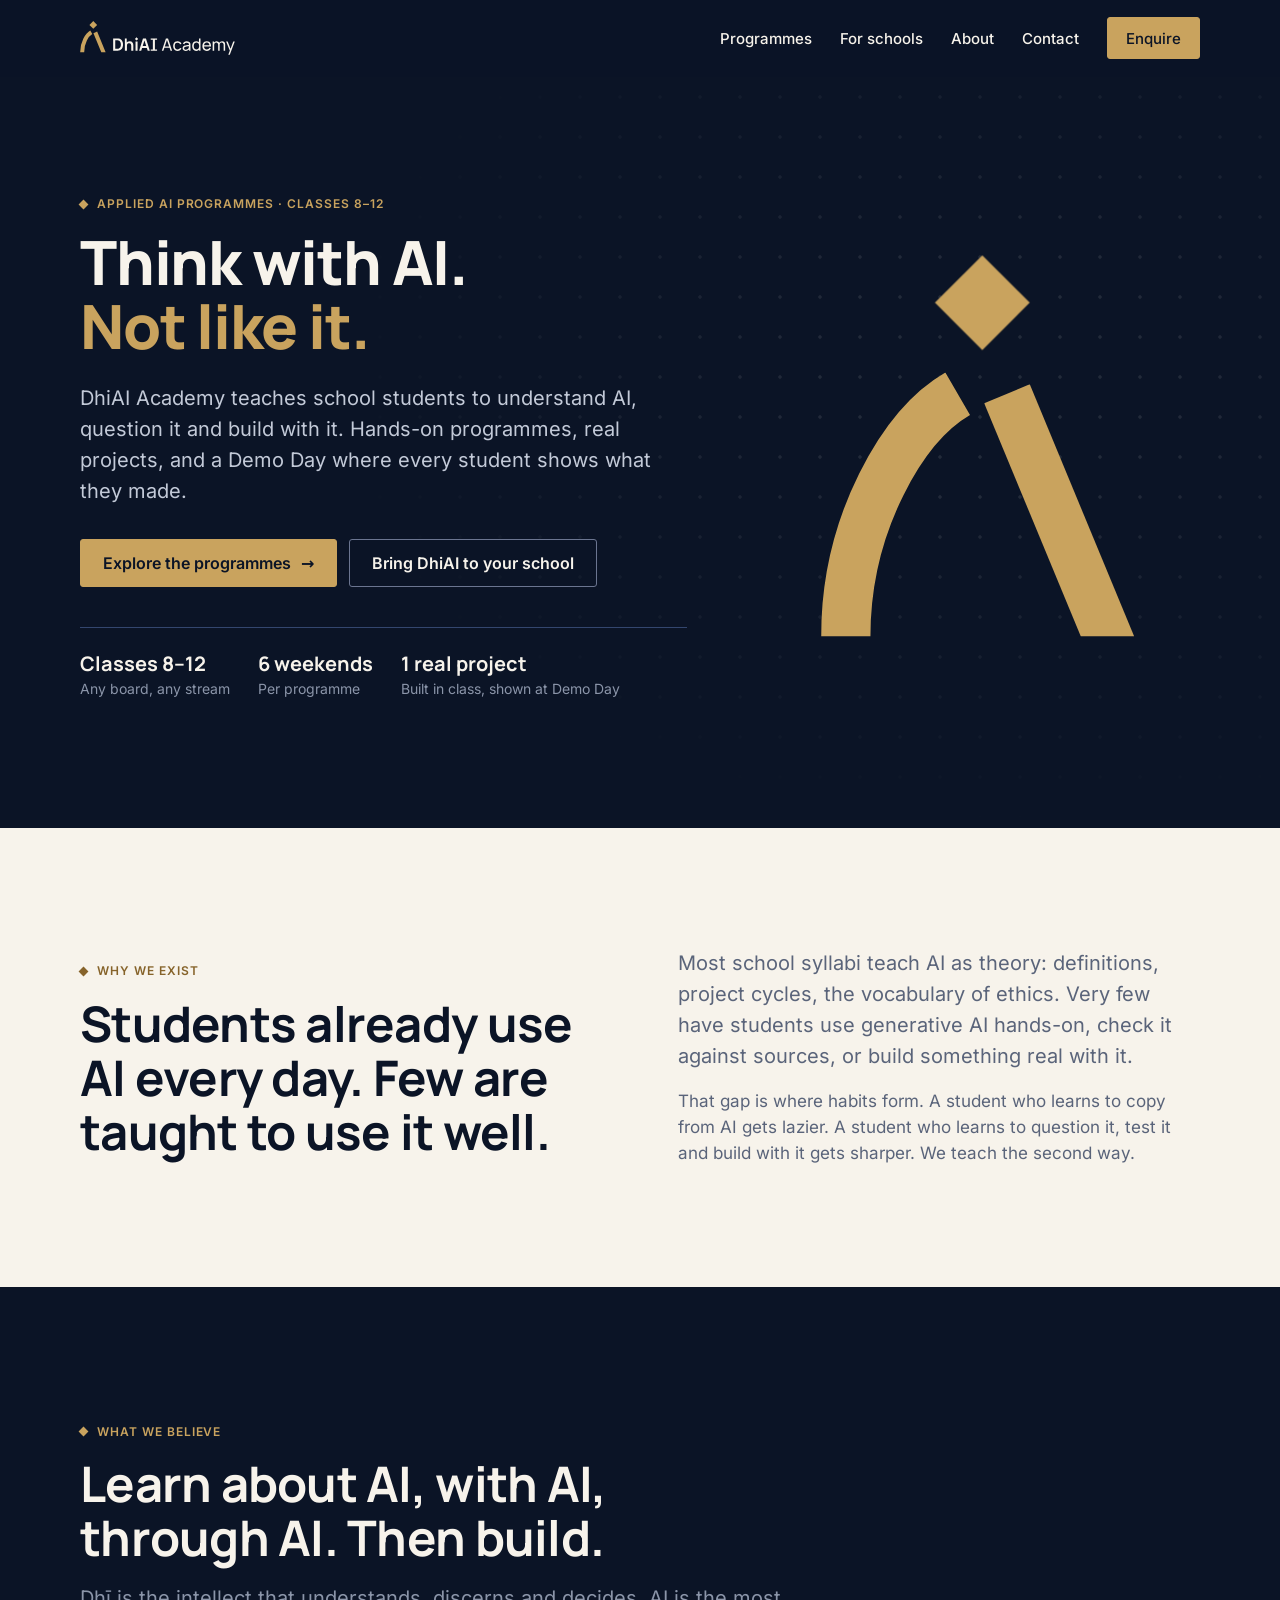
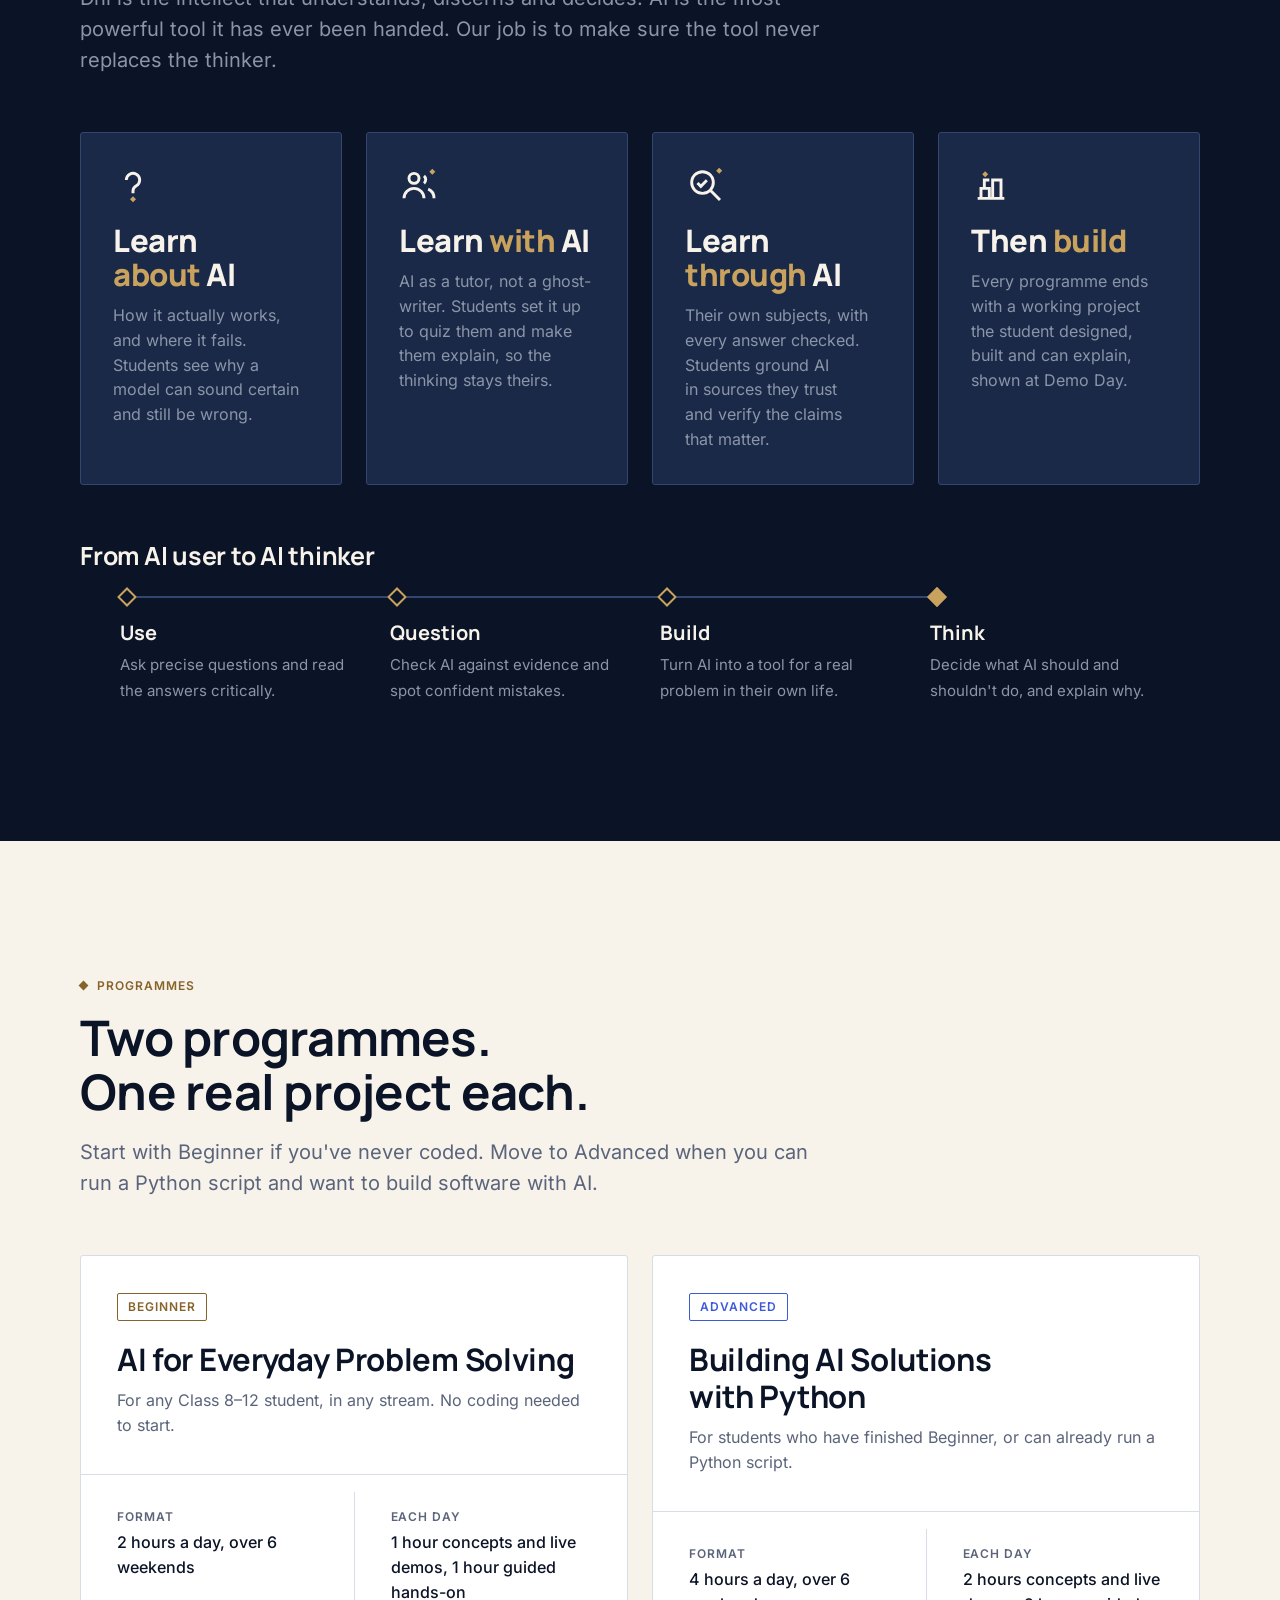
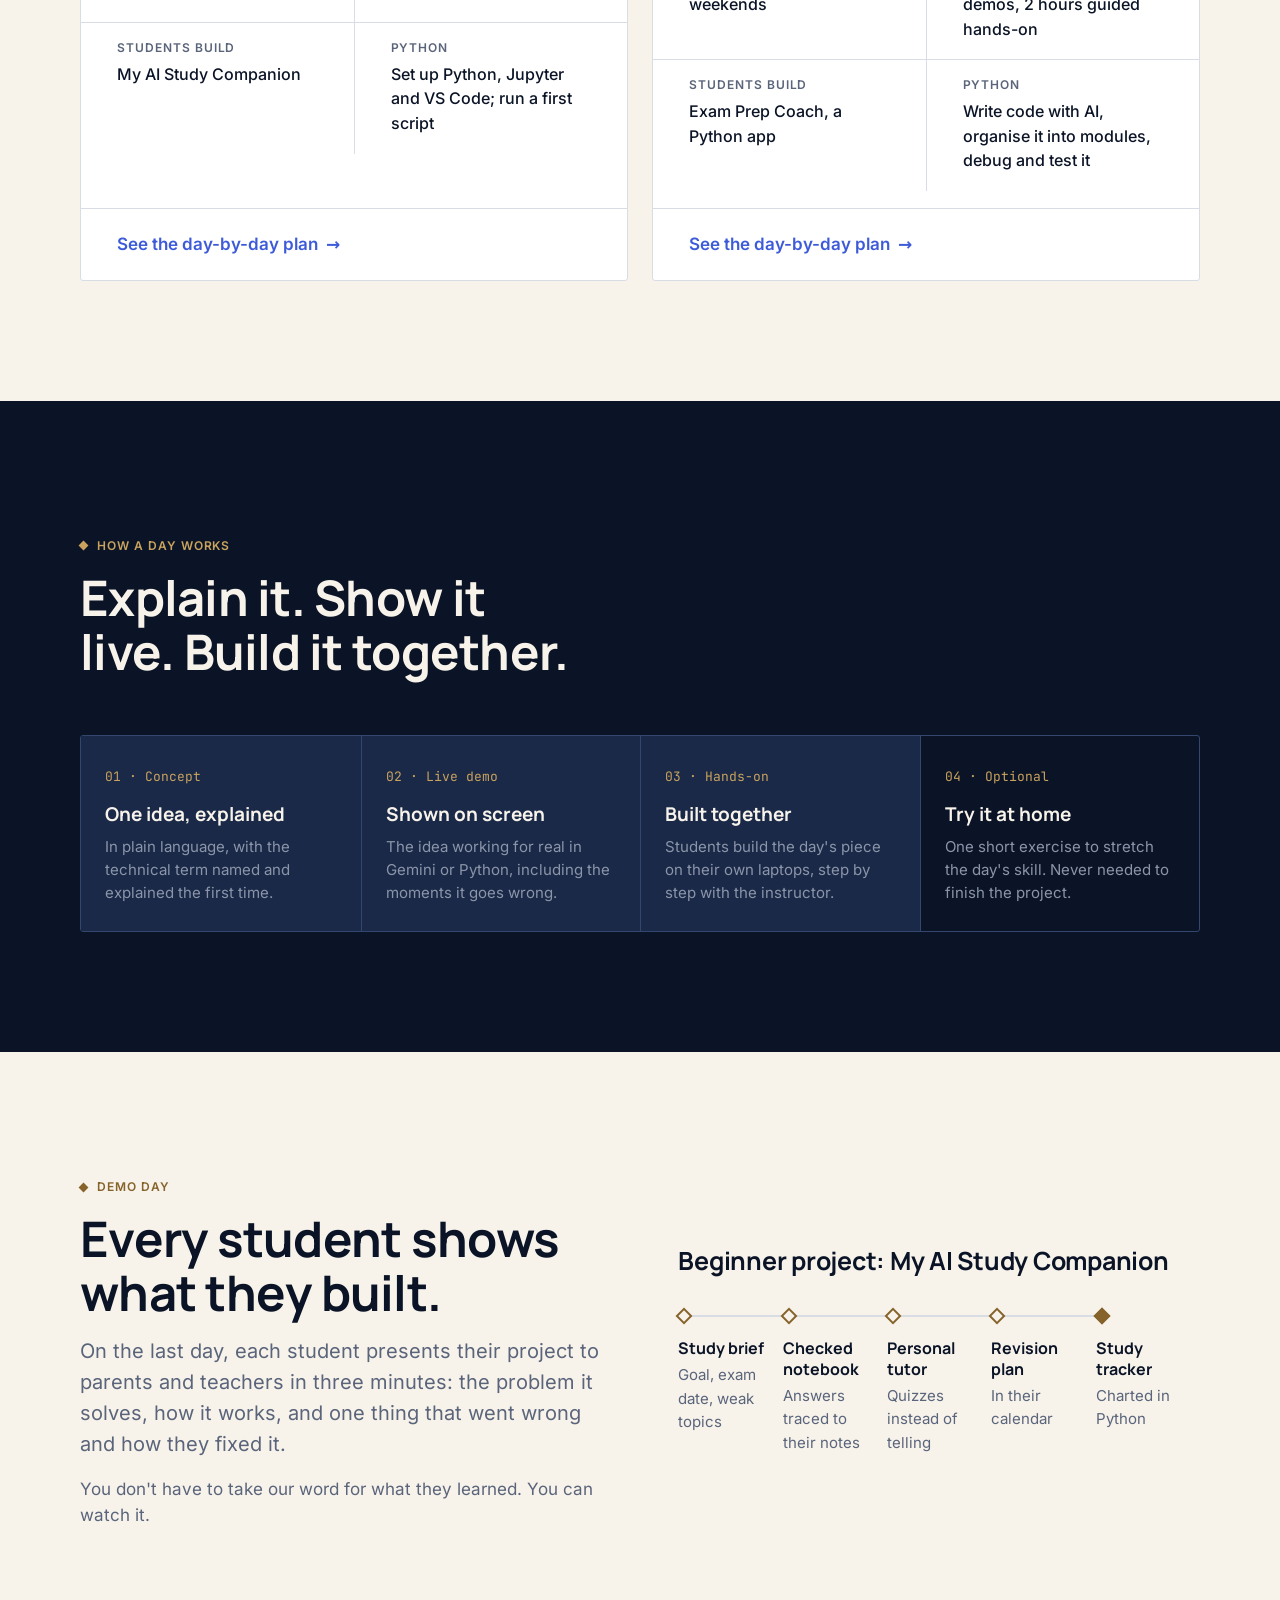
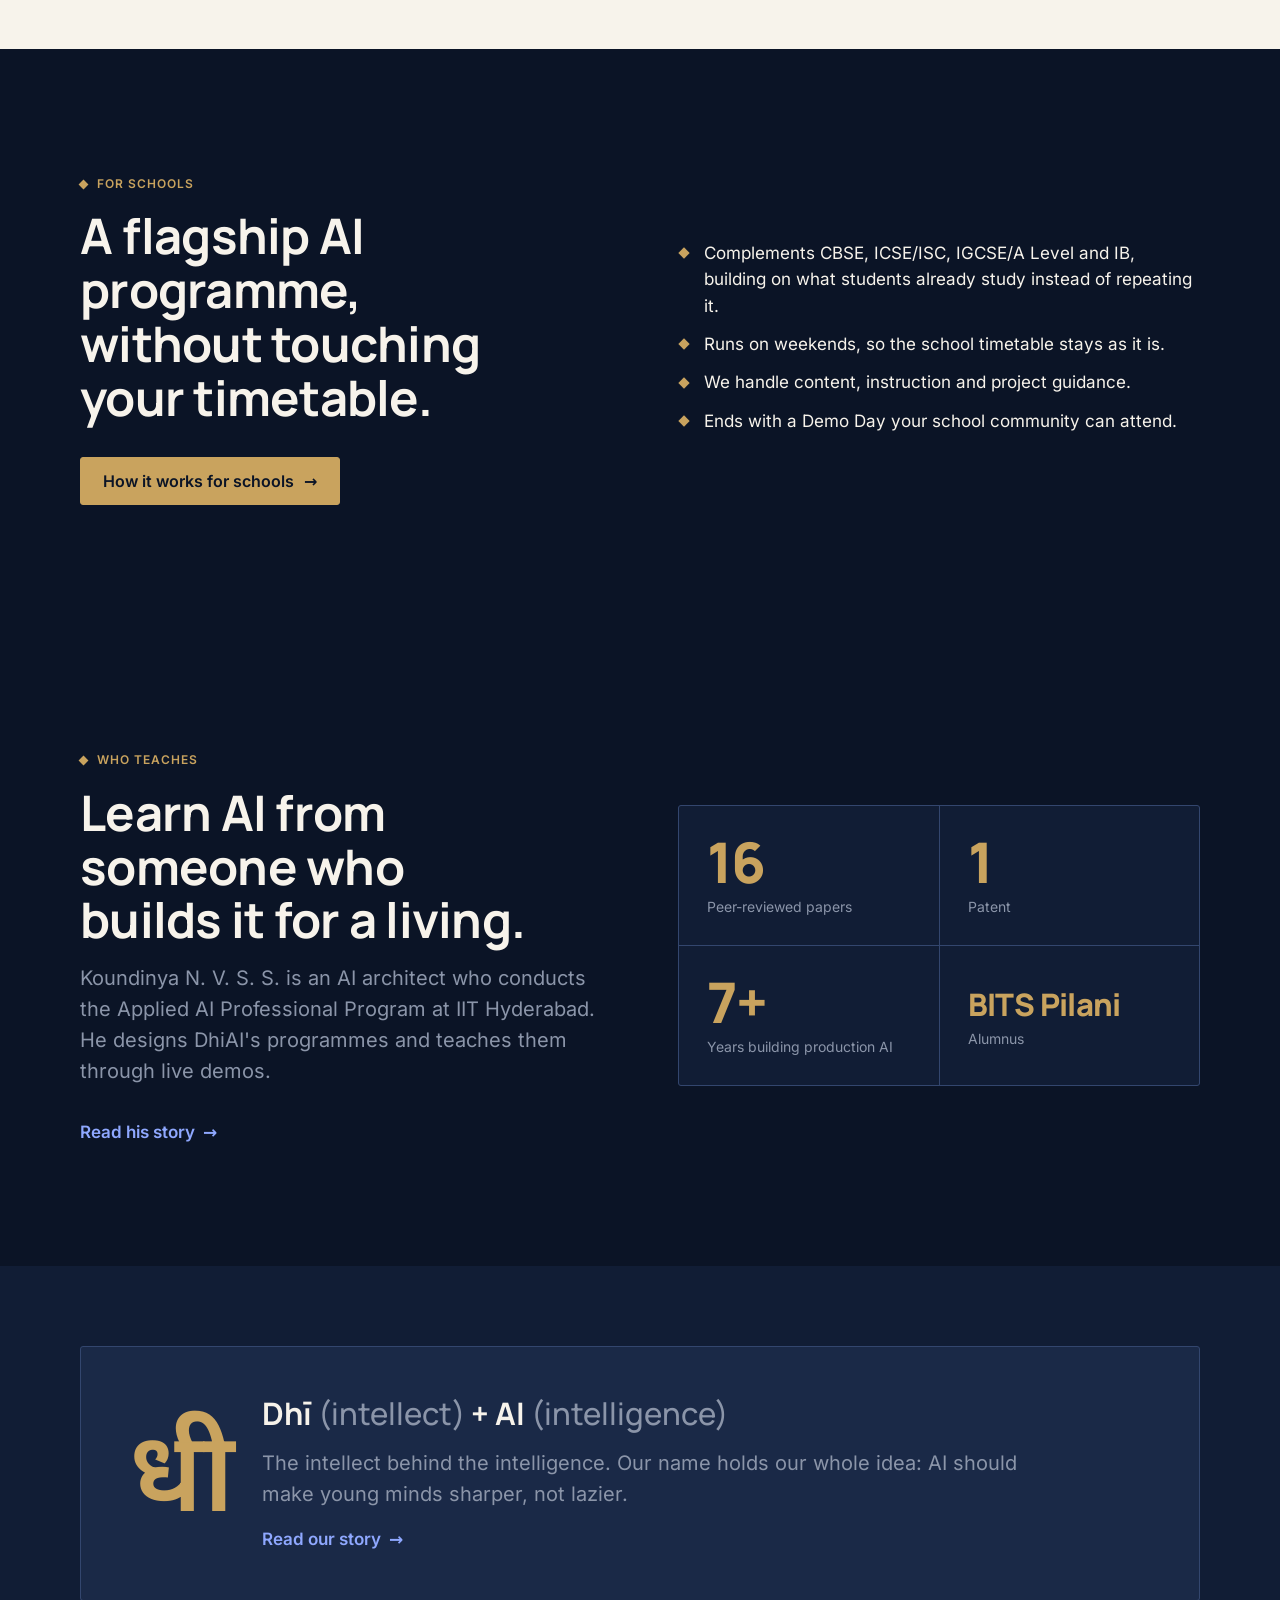
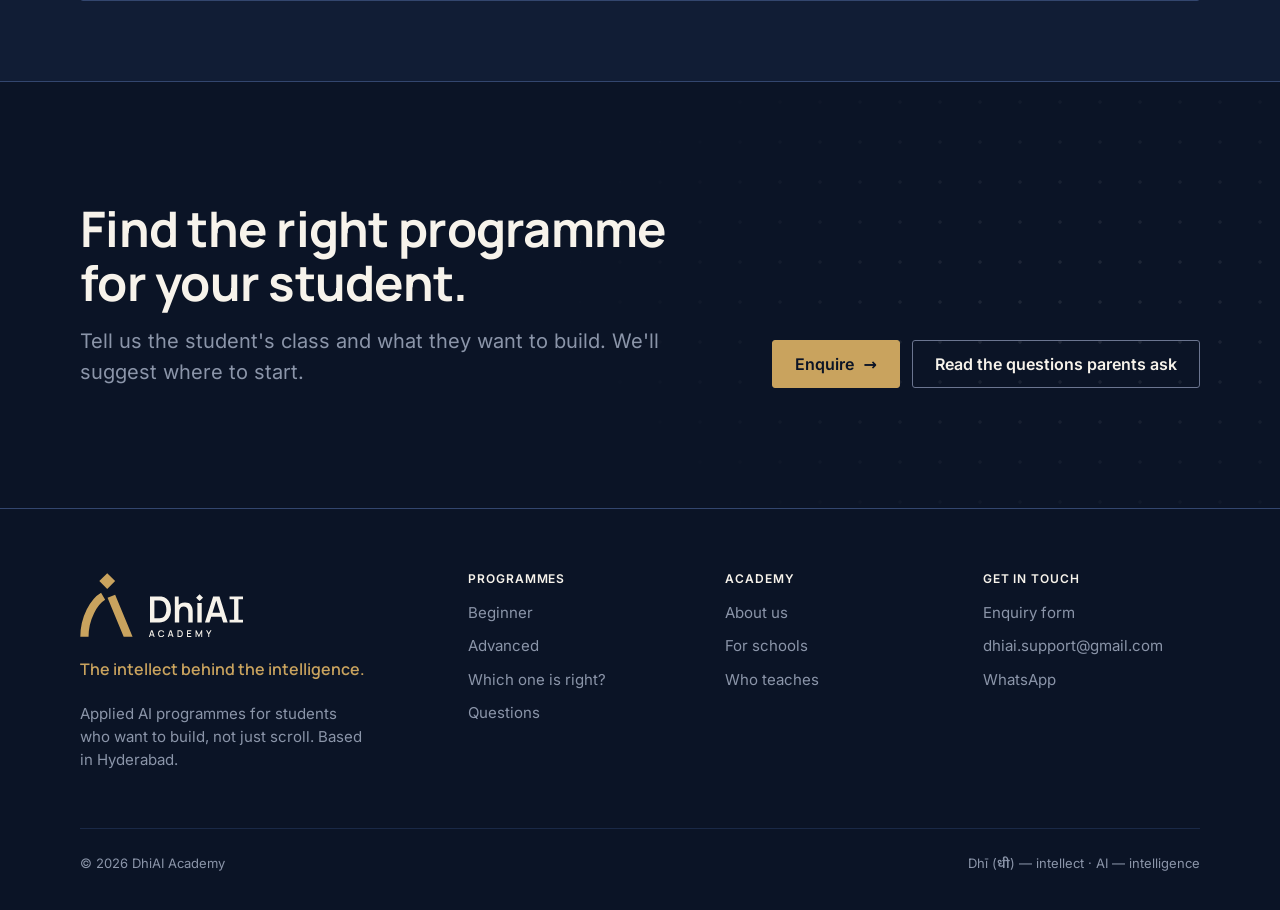
<file: index.html>
<!doctype html>
<html lang="en-IN">
<head>
<meta charset="utf-8">
<meta name="viewport" content="width=device-width, initial-scale=1">
<title>DhiAI Academy — Applied AI programmes for students</title>
<meta name="description" content="DhiAI Academy teaches Class 8–12 students to understand AI, question it and build with it. Hands-on programmes, real projects, and a Demo Day where every student shows what they made.">
<link rel="canonical" href="https://dhiai-academy.github.io/">
<meta name="theme-color" content="#0B1426">
<meta property="og:type" content="website">
<meta property="og:site_name" content="DhiAI Academy">
<meta property="og:title" content="DhiAI Academy — Applied AI programmes for students">
<meta property="og:description" content="DhiAI Academy teaches Class 8–12 students to understand AI, question it and build with it. Hands-on programmes, real projects, and a Demo Day where every student shows what they made.">
<meta property="og:url" content="https://dhiai-academy.github.io/">
<meta property="og:image" content="https://dhiai-academy.github.io/assets/img/og-image.png">
<meta property="og:image:width" content="1200">
<meta property="og:image:height" content="630">
<meta property="og:image:alt" content="DhiAI Academy — The intellect behind the intelligence.">
<meta name="twitter:card" content="summary_large_image">
<link rel="icon" href="favicon.ico" sizes="48x48">
<link rel="icon" href="favicon.svg" type="image/svg+xml">
<link rel="apple-touch-icon" href="apple-touch-icon.png">
<link rel="manifest" href="site.webmanifest">
<link rel="preload" href="assets/fonts/manrope-latin-wght-normal.woff2" as="font" type="font/woff2" crossorigin>
<link rel="preload" href="assets/fonts/inter-latin-wght-normal.woff2" as="font" type="font/woff2" crossorigin>
<link rel="stylesheet" href="css/site.css">
<script>document.documentElement.classList.add('js')</script>
<script src="js/site.js" defer></script>
<script type="application/ld+json">{"@context": "https://schema.org", "@type": "EducationalOrganization", "name": "DhiAI Academy", "url": "https://dhiai-academy.github.io/", "logo": "https://dhiai-academy.github.io/assets/img/icon-512.png", "slogan": "The intellect behind the intelligence.", "description": "Applied AI programmes for Class 8–12 students: understand AI, question it and build with it.", "areaServed": "IN", "email": "dhiai.support@gmail.com"}</script>
</head>
<body>
<a class="skip" href="#main">Skip to content</a>
<header class="site-header">
  <div class="wrap">
    <a class="brand" href="./" aria-label="DhiAI Academy, home"><img src="assets/logo/dhiai-logo-singleline-on-dark.svg" alt="DhiAI Academy" width="155" height="34"></a>
    <button class="nav-toggle" type="button" aria-expanded="false" aria-controls="site-nav" aria-label="Menu">
      <svg width="20" height="20" viewBox="0 0 20 20" aria-hidden="true"><path d="M2 5h16M2 10h16M2 15h16" stroke="currentColor" stroke-width="1.75"/></svg>
    </button>
    <nav id="site-nav" class="nav" aria-label="Main"><a href="programmes.html">Programmes</a><a href="schools.html">For schools</a><a href="about.html">About</a><a href="contact.html">Contact</a><a class="btn" href="contact.html">Enquire</a></nav>
  </div>
</header>
<main id="main">

<section class="hero">
  <div class="field" aria-hidden="true"></div>
  <div class="wrap hero-grid">
    <div>
      <p class="overline">Applied AI programmes · Classes 8–12</p>
      <h1>Think with AI.<br><em>Not like it.</em></h1>
      <p class="lede">DhiAI Academy teaches school students to understand AI, question it and build with it. Hands-on programmes, real projects, and a Demo Day where every student shows what they made.</p>
      <div class="actions">
        <a class="btn" href="programmes.html">Explore the programmes <span class="arrow" aria-hidden="true">→</span></a>
        <a class="btn btn--ghost" href="schools.html">Bring DhiAI to your school</a>
      </div>
      <div class="hero-meta">
        <div><b>Classes 8–12</b>Any board, any stream</div>
        <div><b>6 weekends</b>Per programme</div>
        <div><b>1 real project</b>Built in class, shown at Demo Day</div>
      </div>
    </div>
    <div class="hero-mark"><svg viewBox="30 10 196 232" class="logo-build" role="img" aria-label="The DhiAI symbol: a curved human line and a straight machine line rising to meet at a single point">
  <path class="leg-machine" fill="#C9A35E" d="M209.32 227.5 L181.18 227.5 L130.22 104.47 L154.24 94.53 L209.32 227.5 Z"/>
  <path class="leg-human" fill="#C9A35E" d="M70.23 227.5 L44.23 227.5 Q44.23 181.83 64.38 141.39 Q83.23 103.54 109.73 88.24 L122.73 110.76 Q103.01 122.14 87.65 152.98 Q70.23 187.95 70.23 227.5 Z"/>
  <path class="point" fill="#C9A35E" d="M154.23 51.5 L129.23 26.5 L104.23 51.5 L129.23 76.5 L154.23 51.5 Z"/>
</svg></div>
  </div>
</section>

<section class="section light">
  <div class="wrap split">
    <div>
      <p class="overline">Why we exist</p>
      <h2>Students already use AI every day. Few are taught to use it well.</h2>
    </div>
    <div class="stack">
      <p class="lede">Most school syllabi teach AI as theory: definitions, project cycles, the vocabulary of ethics. Very few have students use generative AI hands-on, check it against sources, or build something real with it.</p>
      <p class="muted">That gap is where habits form. A student who learns to copy from AI gets lazier. A student who learns to question it, test it and build with it gets sharper. We teach the second way.</p>
    </div>
  </div>
</section>

<section class="section">
  <div class="wrap">
    <div class="head">
      <p class="overline">What we believe</p>
      <h2>Learn about AI, with AI, through AI. Then build.</h2>
      <p class="lede">Dhī is the intellect that understands, discerns and decides. AI is the most powerful tool it has ever been handed. Our job is to make sure the tool never replaces the thinker.</p>
    </div>
    <div class="grid g4"><article class="card belief reveal"><svg class="icon" viewBox="0 0 24 24" aria-hidden="true"><path d="M8 9a4 4 0 1 1 6 3.5c-1.2.7-2 1.5-2 3V17" fill="none" stroke="currentColor" stroke-width="1.75" stroke-linecap="butt" stroke-linejoin="miter"/><path class="pt" d="M12 18.7L13.8 20.5L12 22.3L10.2 20.5Z"/></svg><h3 class="k">Learn <span>about</span> AI</h3><p>How it actually works, and where it fails. Students see why a model can sound certain and still be wrong.</p></article><article class="card belief reveal"><svg class="icon" viewBox="0 0 24 24" aria-hidden="true"><path d="M9 11a3 3 0 1 0 0-6 3 3 0 0 0 0 6zM3 20c0-3.3 2.7-6 6-6s6 2.7 6 6M15 6.5a3 3 0 0 1 0 4.5M17.5 14.5c2 .8 3.5 2.8 3.5 5.5" fill="none" stroke="currentColor" stroke-width="1.75" stroke-linecap="butt" stroke-linejoin="miter"/><path class="pt" d="M20 2.2L21.8 4L20 5.8L18.2 4Z"/></svg><h3 class="k">Learn <span>with</span> AI</h3><p>AI as a tutor, not a ghost-writer. Students set it up to quiz them and make them explain, so the thinking stays theirs.</p></article><article class="card belief reveal"><svg class="icon" viewBox="0 0 24 24" aria-hidden="true"><path d="M10.5 17a6.5 6.5 0 1 0 0-13 6.5 6.5 0 0 0 0 13zM15.2 15.2L21 21M7.5 10.8l2 2 3.6-3.6" fill="none" stroke="currentColor" stroke-width="1.75" stroke-linecap="butt" stroke-linejoin="miter"/><path class="pt" d="M20.5 1.7L22.3 3.5L20.5 5.3L18.7 3.5Z"/></svg><h3 class="k">Learn <span>through</span> AI</h3><p>Their own subjects, with every answer checked. Students ground AI in sources they trust and verify the claims that matter.</p></article><article class="card belief reveal"><svg class="icon" viewBox="0 0 24 24" aria-hidden="true"><path d="M4 20h16M6 20v-6h5v6M13 20V9h5v11M8 14V9h3" fill="none" stroke="currentColor" stroke-width="1.75" stroke-linecap="butt" stroke-linejoin="miter"/><path class="pt" d="M8.5 3.7L10.3 5.5L8.5 7.3L6.7 5.5Z"/></svg><h3 class="k">Then <span>build</span></h3><p>Every programme ends with a working project the student designed, built and can explain, shown at Demo Day.</p></article></div>
    <div class="mt-l reveal">
      <h3>From AI user to AI thinker</h3>
      <ol class="journey mt-s">
        <li><b>Use</b><span>Ask precise questions and read the answers critically.</span></li>
        <li><b>Question</b><span>Check AI against evidence and spot confident mistakes.</span></li>
        <li><b>Build</b><span>Turn AI into a tool for a real problem in their own life.</span></li>
        <li><b>Think</b><span>Decide what AI should and shouldn't do, and explain why.</span></li>
      </ol>
    </div>
  </div>
</section>

<section class="section light">
  <div class="wrap">
    <div class="head">
      <p class="overline">Programmes</p>
      <h2>Two programmes. One real project each.</h2>
      <p class="lede">Start with Beginner if you've never coded. Move to Advanced when you can run a Python script and want to build software with AI.</p>
    </div>
    <div class="grid g2">
      <article class="card prog reveal">
        <div class="prog-top"><span class="tag tag--b">Beginner</span><h3>AI for Everyday Problem Solving</h3><p>For any Class 8–12 student, in any stream. No coding needed to start.</p></div>
        <dl class="prog-facts">
          <div><dt>Format</dt><dd>2 hours a day, over 6 weekends</dd></div>
          <div><dt>Each day</dt><dd>1 hour concepts and live demos, 1 hour guided hands-on</dd></div>
          <div><dt>Students build</dt><dd>My AI Study Companion</dd></div>
          <div><dt>Python</dt><dd>Set up Python, Jupyter and VS Code; run a first script</dd></div>
        </dl>
        <div class="prog-foot"><a class="textlink" href="programmes.html#beginner">See the day-by-day plan <span class="arrow" aria-hidden="true">→</span></a></div>
      </article>
      <article class="card prog reveal">
        <div class="prog-top"><span class="tag tag--a">Advanced</span><h3>Building AI Solutions with Python</h3><p>For students who have finished Beginner, or can already run a Python script.</p></div>
        <dl class="prog-facts">
          <div><dt>Format</dt><dd>4 hours a day, over 6 weekends</dd></div>
          <div><dt>Each day</dt><dd>2 hours concepts and live demos, 2 hours guided hands-on</dd></div>
          <div><dt>Students build</dt><dd>Exam Prep Coach, a Python app</dd></div>
          <div><dt>Python</dt><dd>Write code with AI, organise it into modules, debug and test it</dd></div>
        </dl>
        <div class="prog-foot"><a class="textlink" href="programmes.html#advanced">See the day-by-day plan <span class="arrow" aria-hidden="true">→</span></a></div>
      </article>
    </div>
  </div>
</section>

<section class="section">
  <div class="wrap">
    <div class="head">
      <p class="overline">How a day works</p>
      <h2>Explain it. Show it live. Build it together.</h2>
    </div>
    <div class="rhythm reveal">
      <div><span class="when">01 · Concept</span><h4>One idea, explained</h4><p>In plain language, with the technical term named and explained the first time.</p></div>
      <div><span class="when">02 · Live demo</span><h4>Shown on screen</h4><p>The idea working for real in Gemini or Python, including the moments it goes wrong.</p></div>
      <div><span class="when">03 · Hands-on</span><h4>Built together</h4><p>Students build the day's piece on their own laptops, step by step with the instructor.</p></div>
      <div class="opt"><span class="when">04 · Optional</span><h4>Try it at home</h4><p>One short exercise to stretch the day's skill. Never needed to finish the project.</p></div>
    </div>
  </div>
</section>

<section class="section light">
  <div class="wrap split">
    <div>
      <p class="overline">Demo Day</p>
      <h2>Every student shows what they built.</h2>
      <p class="lede mt-s">On the last day, each student presents their project to parents and teachers in three minutes: the problem it solves, how it works, and one thing that went wrong and how they fixed it.</p>
      <p class="muted mt-s">You don't have to take our word for what they learned. You can watch it.</p>
    </div>
    <div class="reveal">
      <h3>Beginner project: My AI Study Companion</h3>
      <ol class="capstone">
        <li><b>Study brief</b>Goal, exam date, weak topics</li>
        <li><b>Checked notebook</b>Answers traced to their notes</li>
        <li><b>Personal tutor</b>Quizzes instead of telling</li>
        <li><b>Revision plan</b>In their calendar</li>
        <li><b>Study tracker</b>Charted in Python</li>
      </ol>
    </div>
  </div>
</section>

<section class="section">
  <div class="wrap split">
    <div>
      <p class="overline">For schools</p>
      <h2>A flagship AI programme, without touching your timetable.</h2>
      <div class="actions"><a class="btn" href="schools.html">How it works for schools <span class="arrow" aria-hidden="true">→</span></a></div>
    </div>
    <div class="reveal">
      <ul class="points"><li>Complements CBSE, ICSE/ISC, IGCSE/A Level and IB, building on what students already study instead of repeating it.</li><li>Runs on weekends, so the school timetable stays as it is.</li><li>We handle content, instruction and project guidance.</li><li>Ends with a Demo Day your school community can attend.</li></ul>
    </div>
  </div>
</section>

<section class="section">
  <div class="wrap split">
    <div>
      <p class="overline">Who teaches</p>
      <h2>Learn AI from someone who builds it for a living.</h2>
      <p class="lede mt-s">Koundinya N. V. S. S. is an AI architect who conducts the Applied AI Professional Program at IIT Hyderabad. He designs DhiAI's programmes and teaches them through live demos.</p>
      <p class="mt-m"><a class="textlink" href="about.html#founders">Read his story <span class="arrow" aria-hidden="true">→</span></a></p>
    </div>
    <dl class="stats stats--2 reveal">
      <div><dt>Peer-reviewed papers</dt><dd>16</dd></div>
      <div><dt>Patent</dt><dd>1</dd></div>
      <div><dt>Years building production AI</dt><dd>7+</dd></div>
      <div><dt>Alumnus</dt><dd class="dd-word">BITS Pilani</dd></div>
    </dl>
  </div>
</section>

<section class="section--tight raised">
  <div class="wrap">
    <div class="namecard reveal">
      <div class="glyph dhi" lang="sa" aria-hidden="true">धी</div>
      <div>
        <p class="eq">Dhī <span>(intellect)</span> + AI <span>(intelligence)</span></p>
        <p class="lede mt-s">The intellect behind the intelligence. Our name holds our whole idea: AI should make young minds sharper, not lazier.</p>
        <p class="mt-s"><a class="textlink" href="about.html">Read our story <span class="arrow" aria-hidden="true">→</span></a></p>
      </div>
    </div>
  </div>
</section>
<section class="cta section">
  <div class="field" aria-hidden="true"></div>
  <div class="wrap cta-inner">
    <div><h2>Find the right programme for your student.</h2><p class="lede mt-s">Tell us the student's class and what they want to build. We'll suggest where to start.</p></div>
    <div class="actions"><a class="btn" href="contact.html">Enquire <span class="arrow" aria-hidden="true">→</span></a><a class="btn btn--ghost" href="contact.html#faq">Read the questions parents ask</a></div>
  </div>
</section>
</main>
<footer class="site-footer">
  <div class="wrap">
    <div class="foot-grid">
      <div class="foot-brand">
        <img src="assets/logo/dhiai-logo-horizontal-on-dark.svg" alt="DhiAI Academy" width="163" height="64">
        <p class="line">The intellect behind the intelligence.</p>
        <p>Applied AI programmes for students who want to build, not just scroll. Based in Hyderabad.</p>
      </div>
      <div>
        <h4>Programmes</h4>
        <ul>
          <li><a href="programmes.html#beginner">Beginner</a></li>
          <li><a href="programmes.html#advanced">Advanced</a></li>
          <li><a href="programmes.html#choose">Which one is right?</a></li>
          <li><a href="contact.html#faq">Questions</a></li>
        </ul>
      </div>
      <div>
        <h4>Academy</h4>
        <ul>
          <li><a href="about.html">About us</a></li>
          <li><a href="schools.html">For schools</a></li>
          <li><a href="about.html#founders">Who teaches</a></li>
        </ul>
      </div>
      <div>
        <h4>Get in touch</h4>
        <ul>
          <li><a href="https://forms.gle/y132yC91gApkvvTc7" target="_blank" rel="noopener">Enquiry form</a></li>
          <li><a href="mailto:dhiai.support@gmail.com">dhiai.support@gmail.com</a></li>
          <li><a href="https://wa.me/910000000000?text=Hi%20DhiAI%20Academy%2C%20I%27d%20like%20to%20know%20more%20about%20your%20programmes." target="_blank" rel="noopener">WhatsApp</a></li>
        </ul>
      </div>
    </div>
    <div class="foot-base">
      <span>© <span id="year">2026</span> DhiAI Academy</span>
      <span>Dhī (<span class="dhi" lang="sa">धी</span>) — intellect · AI — intelligence</span>
    </div>
  </div>
</footer>
</body>
</html>
</file>
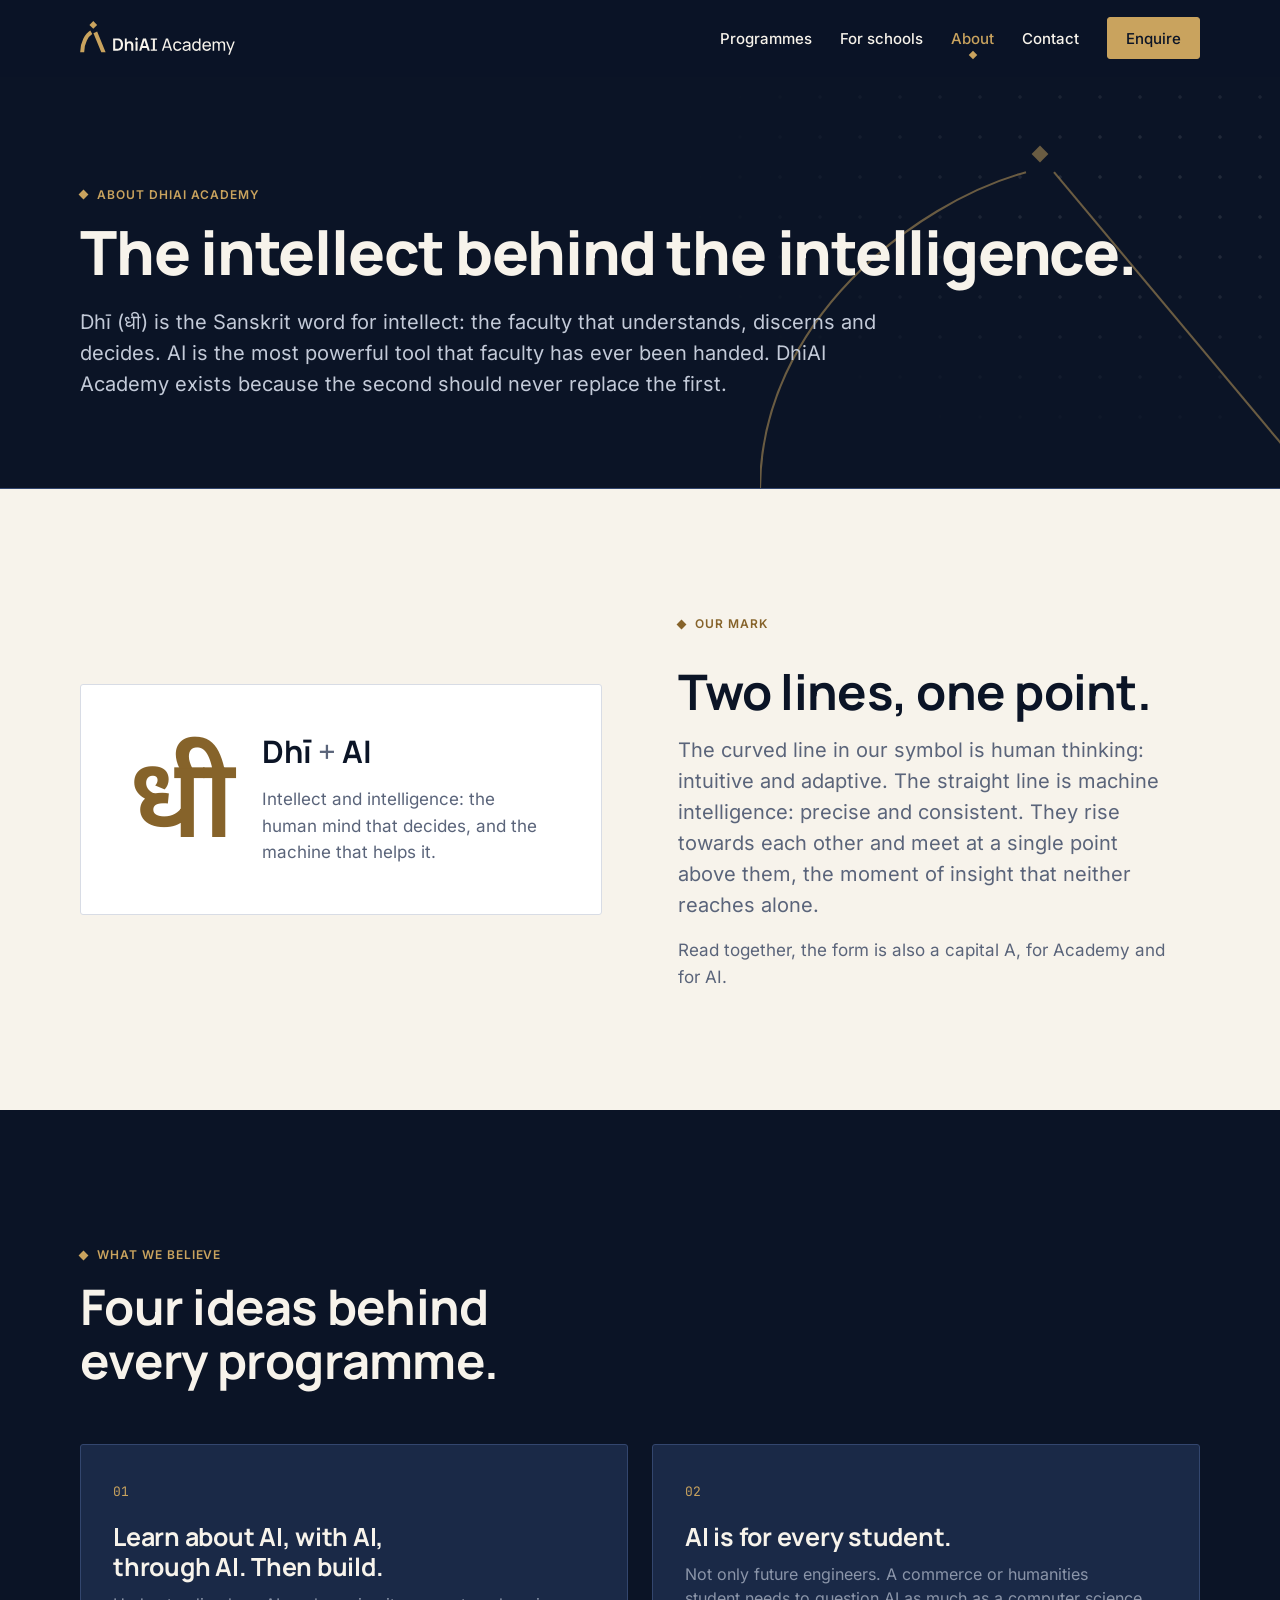
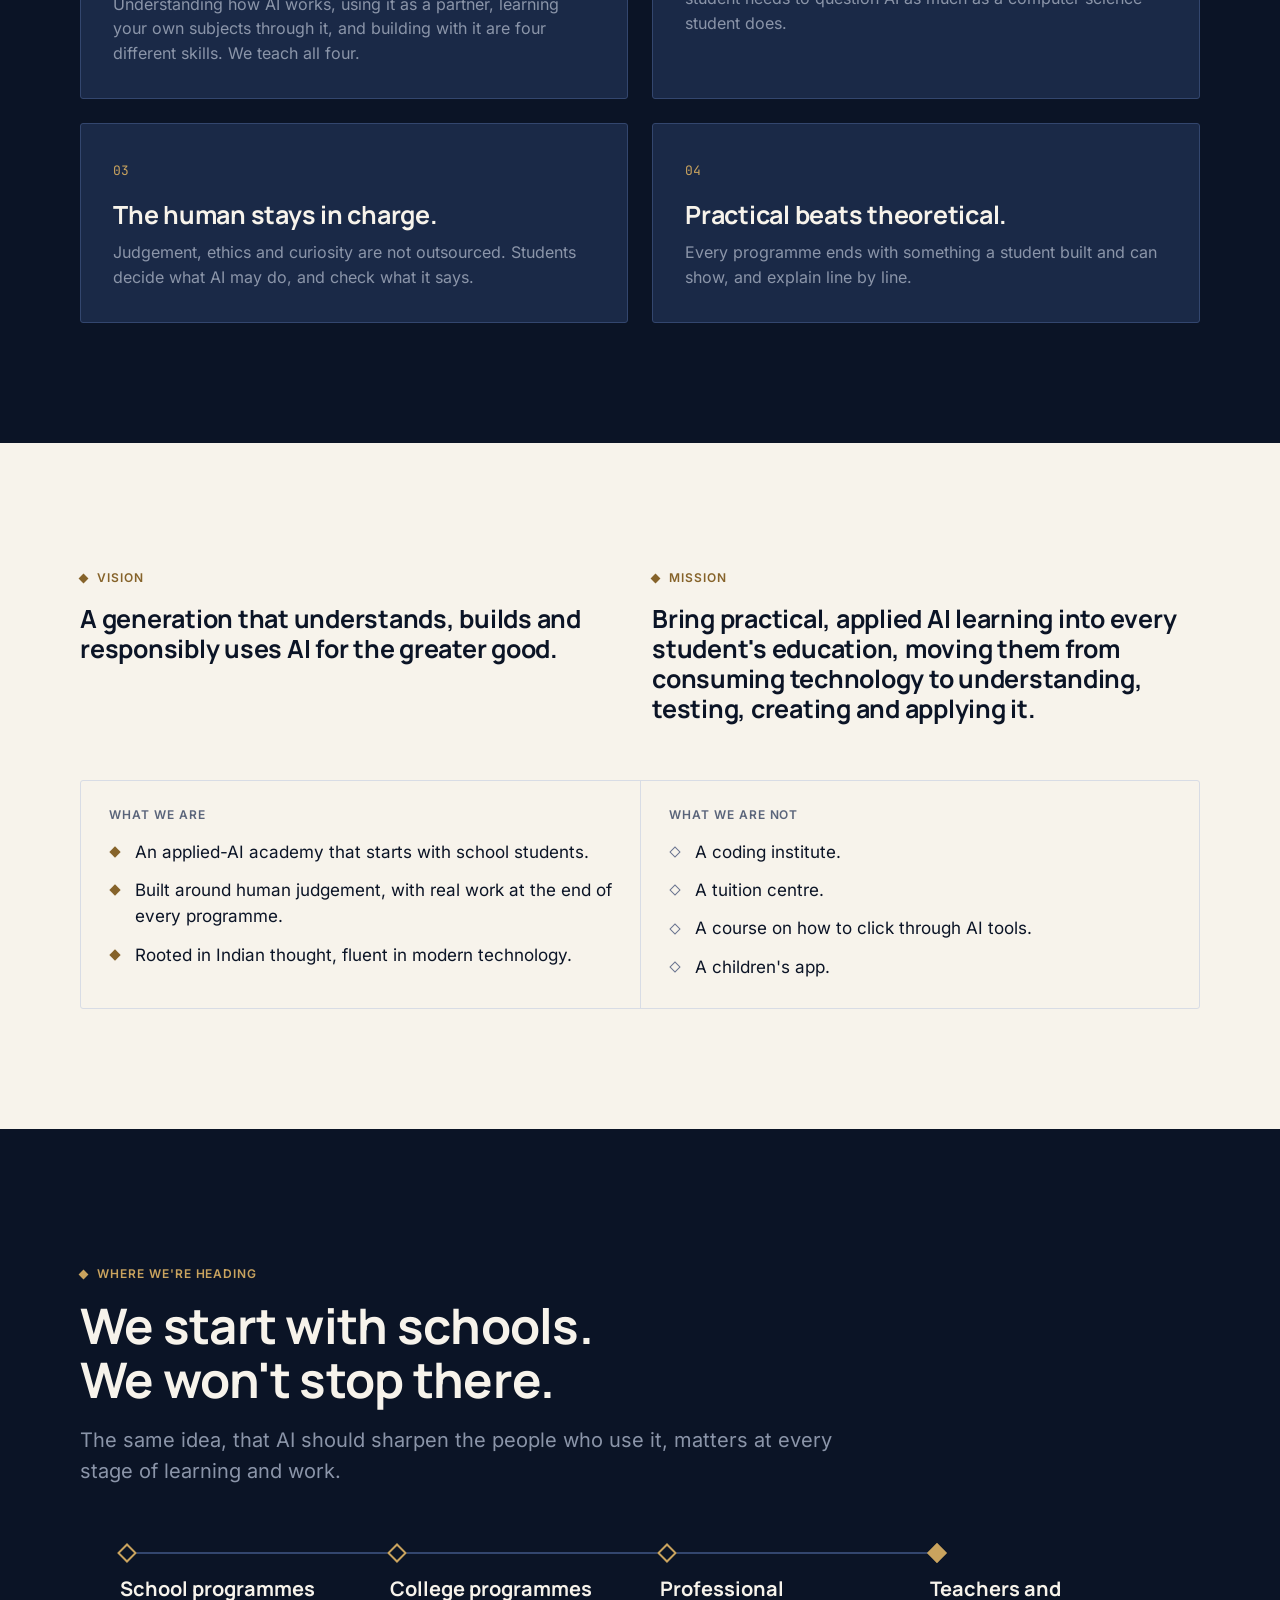
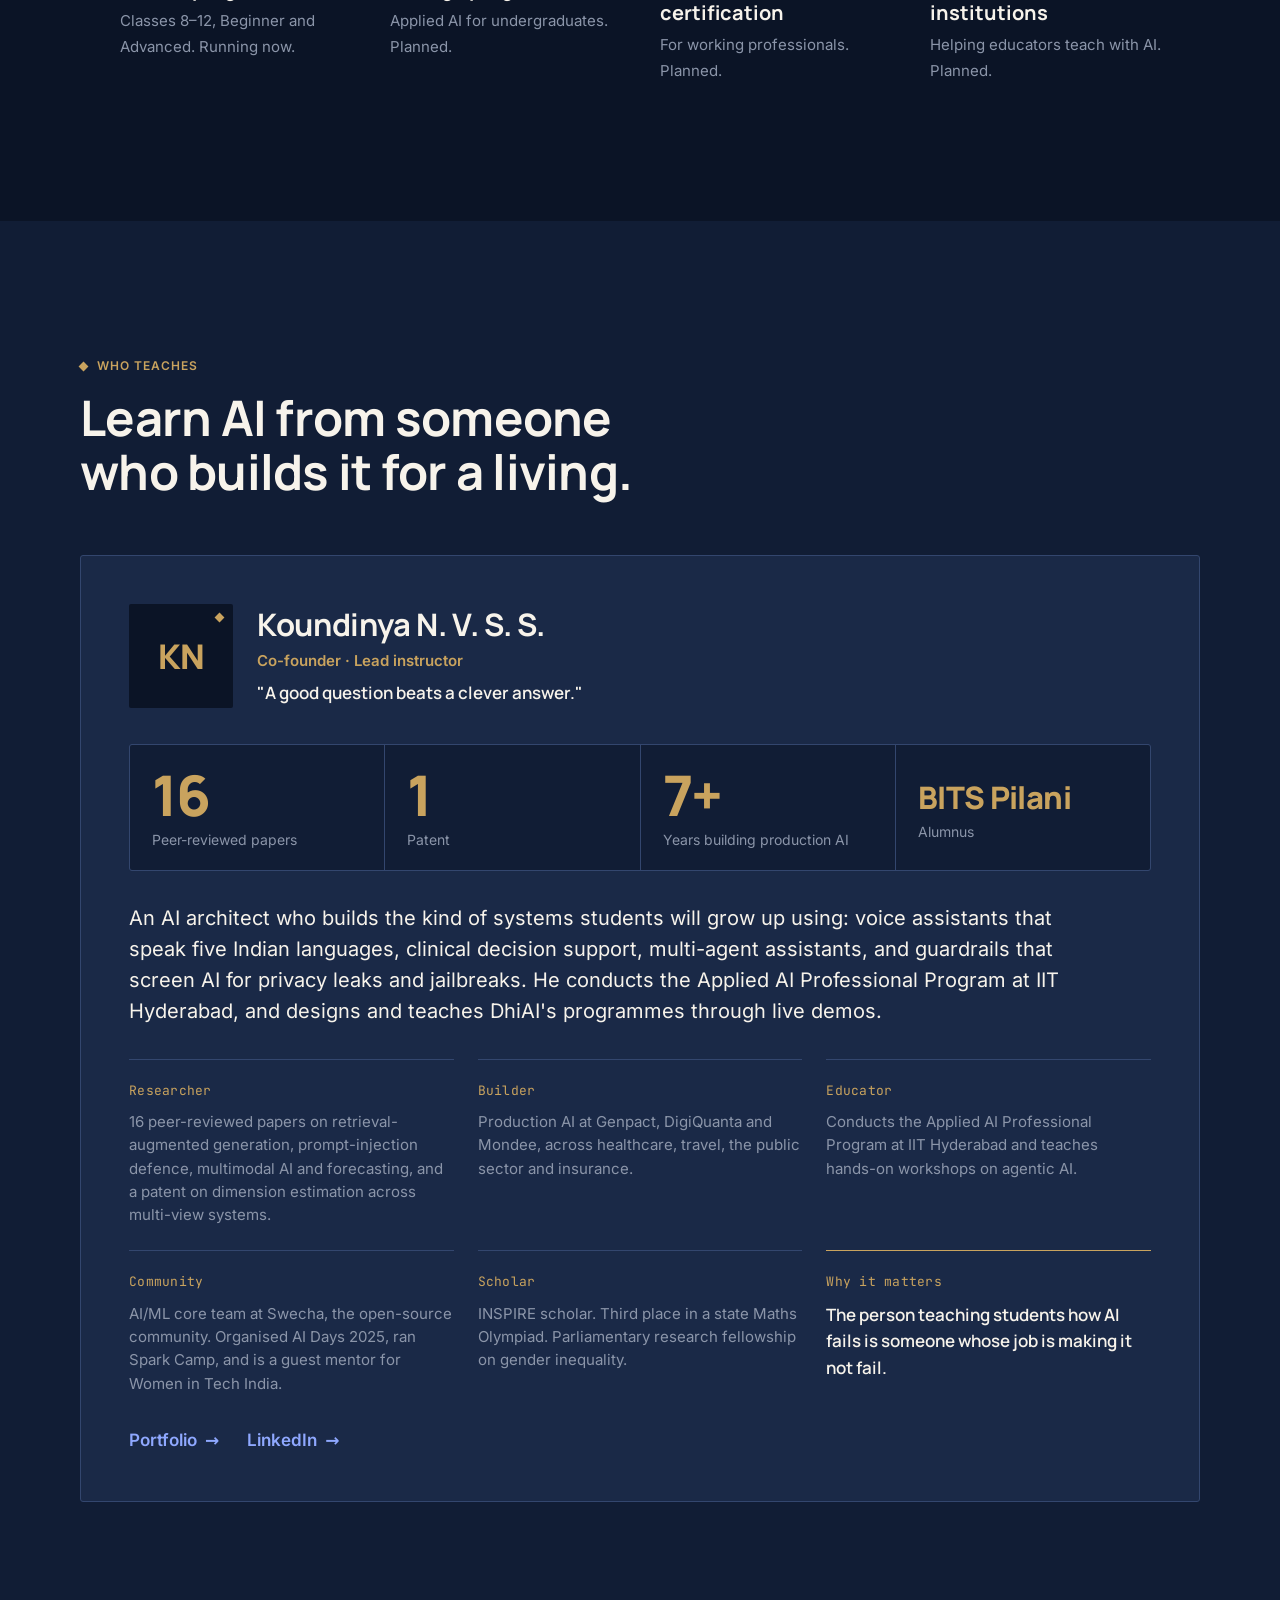
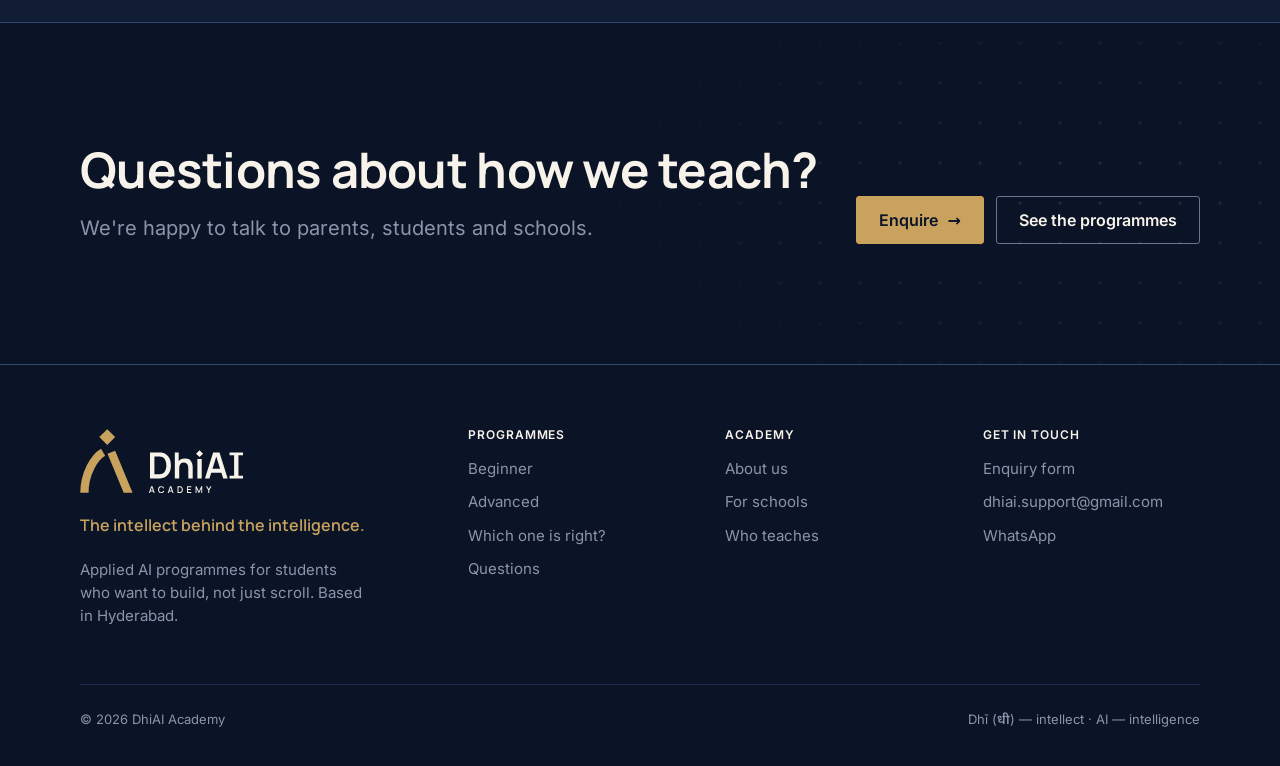
<file: about.html>
<!doctype html>
<html lang="en-IN">
<head>
<meta charset="utf-8">
<meta name="viewport" content="width=device-width, initial-scale=1">
<title>About · DhiAI Academy</title>
<meta name="description" content="DhiAI Academy blends Dhī, the Sanskrit word for intellect, with AI. We teach students to understand AI, question it and build with it, so their thinking gets sharper, not lazier.">
<link rel="canonical" href="https://dhiai-academy.github.io/about">
<meta name="theme-color" content="#0B1426">
<meta property="og:type" content="website">
<meta property="og:site_name" content="DhiAI Academy">
<meta property="og:title" content="About · DhiAI Academy">
<meta property="og:description" content="DhiAI Academy blends Dhī, the Sanskrit word for intellect, with AI. We teach students to understand AI, question it and build with it, so their thinking gets sharper, not lazier.">
<meta property="og:url" content="https://dhiai-academy.github.io/about">
<meta property="og:image" content="https://dhiai-academy.github.io/assets/img/og-image.png">
<meta property="og:image:width" content="1200">
<meta property="og:image:height" content="630">
<meta property="og:image:alt" content="DhiAI Academy — The intellect behind the intelligence.">
<meta name="twitter:card" content="summary_large_image">
<link rel="icon" href="favicon.ico" sizes="48x48">
<link rel="icon" href="favicon.svg" type="image/svg+xml">
<link rel="apple-touch-icon" href="apple-touch-icon.png">
<link rel="manifest" href="site.webmanifest">
<link rel="preload" href="assets/fonts/manrope-latin-wght-normal.woff2" as="font" type="font/woff2" crossorigin>
<link rel="preload" href="assets/fonts/inter-latin-wght-normal.woff2" as="font" type="font/woff2" crossorigin>
<link rel="stylesheet" href="css/site.css">
<script>document.documentElement.classList.add('js')</script>
<script src="js/site.js" defer></script>
</head>
<body>
<a class="skip" href="#main">Skip to content</a>
<header class="site-header">
  <div class="wrap">
    <a class="brand" href="./" aria-label="DhiAI Academy, home"><img src="assets/logo/dhiai-logo-singleline-on-dark.svg" alt="DhiAI Academy" width="155" height="34"></a>
    <button class="nav-toggle" type="button" aria-expanded="false" aria-controls="site-nav" aria-label="Menu">
      <svg width="20" height="20" viewBox="0 0 20 20" aria-hidden="true"><path d="M2 5h16M2 10h16M2 15h16" stroke="currentColor" stroke-width="1.75"/></svg>
    </button>
    <nav id="site-nav" class="nav" aria-label="Main"><a href="programmes.html">Programmes</a><a href="schools.html">For schools</a><a href="about.html" aria-current="page">About</a><a href="contact.html">Contact</a><a class="btn" href="contact.html">Enquire</a></nav>
  </div>
</header>
<main id="main">
<section class="page-hero">
  <div class="field" aria-hidden="true"></div>
  <img class="frame" src="assets/img/convergence-frame.svg" alt="" aria-hidden="true">
  <div class="wrap">
    <p class="overline">About DhiAI Academy</p>
    <h1>The intellect behind the intelligence.</h1>
    <p class="lede">Dhī (धी) is the Sanskrit word for intellect: the faculty that understands, discerns and decides. AI is the most powerful tool that faculty has ever been handed. DhiAI Academy exists because the second should never replace the first.</p>
  </div>
</section>

<section class="section light">
  <div class="wrap split">
    <div class="namecard reveal">
      <div class="glyph dhi" lang="sa" aria-hidden="true">धी</div>
      <div><p class="eq">Dhī <span>+</span> AI</p><p class="muted mt-s">Intellect and intelligence: the human mind that decides, and the machine that helps it.</p></div>
    </div>
    <div class="stack">
      <p class="overline">Our mark</p>
      <h2>Two lines, one point.</h2>
      <p class="lede">The curved line in our symbol is human thinking: intuitive and adaptive. The straight line is machine intelligence: precise and consistent. They rise towards each other and meet at a single point above them, the moment of insight that neither reaches alone.</p>
      <p class="muted">Read together, the form is also a capital A, for Academy and for AI.</p>
    </div>
  </div>
</section>

<section class="section">
  <div class="wrap">
    <div class="head"><p class="overline">What we believe</p><h2>Four ideas behind every programme.</h2></div>
    <div class="grid g2">
      <div class="card reveal"><span class="num">01</span><h3>Learn about AI, with AI, through AI. Then build.</h3><p>Understanding how AI works, using it as a partner, learning your own subjects through it, and building with it are four different skills. We teach all four.</p></div>
      <div class="card reveal"><span class="num">02</span><h3>AI is for every student.</h3><p>Not only future engineers. A commerce or humanities student needs to question AI as much as a computer science student does.</p></div>
      <div class="card reveal"><span class="num">03</span><h3>The human stays in charge.</h3><p>Judgement, ethics and curiosity are not outsourced. Students decide what AI may do, and check what it says.</p></div>
      <div class="card reveal"><span class="num">04</span><h3>Practical beats theoretical.</h3><p>Every programme ends with something a student built and can show, and explain line by line.</p></div>
    </div>
  </div>
</section>

<section class="section light">
  <div class="wrap">
    <div class="grid g2">
      <div class="reveal"><p class="overline">Vision</p><h3>A generation that understands, builds and responsibly uses AI for the greater good.</h3></div>
      <div class="reveal"><p class="overline">Mission</p><h3>Bring practical, applied AI learning into every student's education, moving them from consuming technology to understanding, testing, creating and applying it.</h3></div>
    </div>
    <div class="vs mt-l reveal">
      <div><h4>What we are</h4><ul class="points"><li>An applied-AI academy that starts with school students.</li><li>Built around human judgement, with real work at the end of every programme.</li><li>Rooted in Indian thought, fluent in modern technology.</li></ul></div>
      <div class="no"><h4>What we are not</h4><ul class="points"><li>A coding institute.</li><li>A tuition centre.</li><li>A course on how to click through AI tools.</li><li>A children's app.</li></ul></div>
    </div>
  </div>
</section>

<section class="section">
  <div class="wrap">
    <div class="head"><p class="overline">Where we're heading</p><h2>We start with schools. We won't stop there.</h2>
      <p class="lede">The same idea, that AI should sharpen the people who use it, matters at every stage of learning and work.</p></div>
    <ol class="journey reveal">
      <li><b>School programmes</b><span>Classes 8–12, Beginner and Advanced. Running now.</span></li>
      <li><b>College programmes</b><span>Applied AI for undergraduates. Planned.</span></li>
      <li><b>Professional certification</b><span>For working professionals. Planned.</span></li>
      <li><b>Teachers and institutions</b><span>Helping educators teach with AI. Planned.</span></li>
    </ol>
  </div>
</section>

<section class="section raised" id="founders">
  <div class="wrap">
    <div class="head"><p class="overline">Who teaches</p><h2>Learn AI from someone who builds it for a living.</h2>
      <!-- Koundinya and Rohit are friends from BITS. Rohit started the conversation that became DhiAI Academy, and named it. -->
    </div>
    <article class="bio reveal">
      <div class="bio-id">
        <div class="mono-av mono-av--lg" aria-hidden="true">KN</div>
        <div>
          <h3>Koundinya N. V. S. S.</h3>
          <p class="role">Co-founder · Lead instructor</p>
          <p class="bio-quote">"A good question beats a clever answer."</p>
        </div>
      </div>
      <dl class="stats">
        <div><dt>Peer-reviewed papers</dt><dd>16</dd></div>
        <div><dt>Patent</dt><dd>1</dd></div>
        <div><dt>Years building production AI</dt><dd>7+</dd></div>
        <div><dt>Alumnus</dt><dd class="dd-word">BITS Pilani</dd></div>
      </dl>
      <p class="bio-lede">An AI architect who builds the kind of systems students will grow up using: voice assistants that speak five Indian languages, clinical decision support, multi-agent assistants, and guardrails that screen AI for privacy leaks and jailbreaks. He conducts the Applied AI Professional Program at IIT Hyderabad, and designs and teaches DhiAI's programmes through live demos.</p>
      <div class="grid g3 bio-grid">
        <div><span class="num">Researcher</span><p>16 peer-reviewed papers on retrieval-augmented generation, prompt-injection defence, multimodal AI and forecasting, and a patent on dimension estimation across multi-view systems.</p></div>
        <div><span class="num">Builder</span><p>Production AI at Genpact, DigiQuanta and Mondee, across healthcare, travel, the public sector and insurance.</p></div>
        <div><span class="num">Educator</span><p>Conducts the Applied AI Professional Program at IIT Hyderabad and teaches hands-on workshops on agentic AI.</p></div>
        <div><span class="num">Community</span><p>AI/ML core team at Swecha, the open-source community. Organised AI Days 2025, ran Spark Camp, and is a guest mentor for Women in Tech India.</p></div>
        <div><span class="num">Scholar</span><p>INSPIRE scholar. Third place in a state Maths Olympiad. Parliamentary research fellowship on gender inequality.</p></div>
        <div class="bio-why"><span class="num">Why it matters</span><p>The person teaching students how AI fails is someone whose job is making it not fail.</p></div>
      </div>
      <p class="bio-links"><a class="textlink" href="https://koundinya-nvss.github.io" target="_blank" rel="noopener">Portfolio <span class="arrow" aria-hidden="true">→</span></a><a class="textlink" href="https://in.linkedin.com/in/koundinya-nvss" target="_blank" rel="noopener">LinkedIn <span class="arrow" aria-hidden="true">→</span></a></p>
    </article>
  </div>
</section>
<section class="cta section">
  <div class="field" aria-hidden="true"></div>
  <div class="wrap cta-inner">
    <div><h2>Questions about how we teach?</h2><p class="lede mt-s">We're happy to talk to parents, students and schools.</p></div>
    <div class="actions"><a class="btn" href="contact.html">Enquire <span class="arrow" aria-hidden="true">→</span></a><a class="btn btn--ghost" href="programmes.html">See the programmes</a></div>
  </div>
</section>
</main>
<footer class="site-footer">
  <div class="wrap">
    <div class="foot-grid">
      <div class="foot-brand">
        <img src="assets/logo/dhiai-logo-horizontal-on-dark.svg" alt="DhiAI Academy" width="163" height="64">
        <p class="line">The intellect behind the intelligence.</p>
        <p>Applied AI programmes for students who want to build, not just scroll. Based in Hyderabad.</p>
      </div>
      <div>
        <h4>Programmes</h4>
        <ul>
          <li><a href="programmes.html#beginner">Beginner</a></li>
          <li><a href="programmes.html#advanced">Advanced</a></li>
          <li><a href="programmes.html#choose">Which one is right?</a></li>
          <li><a href="contact.html#faq">Questions</a></li>
        </ul>
      </div>
      <div>
        <h4>Academy</h4>
        <ul>
          <li><a href="about.html">About us</a></li>
          <li><a href="schools.html">For schools</a></li>
          <li><a href="about.html#founders">Who teaches</a></li>
        </ul>
      </div>
      <div>
        <h4>Get in touch</h4>
        <ul>
          <li><a href="https://forms.gle/y132yC91gApkvvTc7" target="_blank" rel="noopener">Enquiry form</a></li>
          <li><a href="mailto:dhiai.support@gmail.com">dhiai.support@gmail.com</a></li>
          <li><a href="https://wa.me/910000000000?text=Hi%20DhiAI%20Academy%2C%20I%27d%20like%20to%20know%20more%20about%20your%20programmes." target="_blank" rel="noopener">WhatsApp</a></li>
        </ul>
      </div>
    </div>
    <div class="foot-base">
      <span>© <span id="year">2026</span> DhiAI Academy</span>
      <span>Dhī (<span class="dhi" lang="sa">धी</span>) — intellect · AI — intelligence</span>
    </div>
  </div>
</footer>
</body>
</html>
</file>
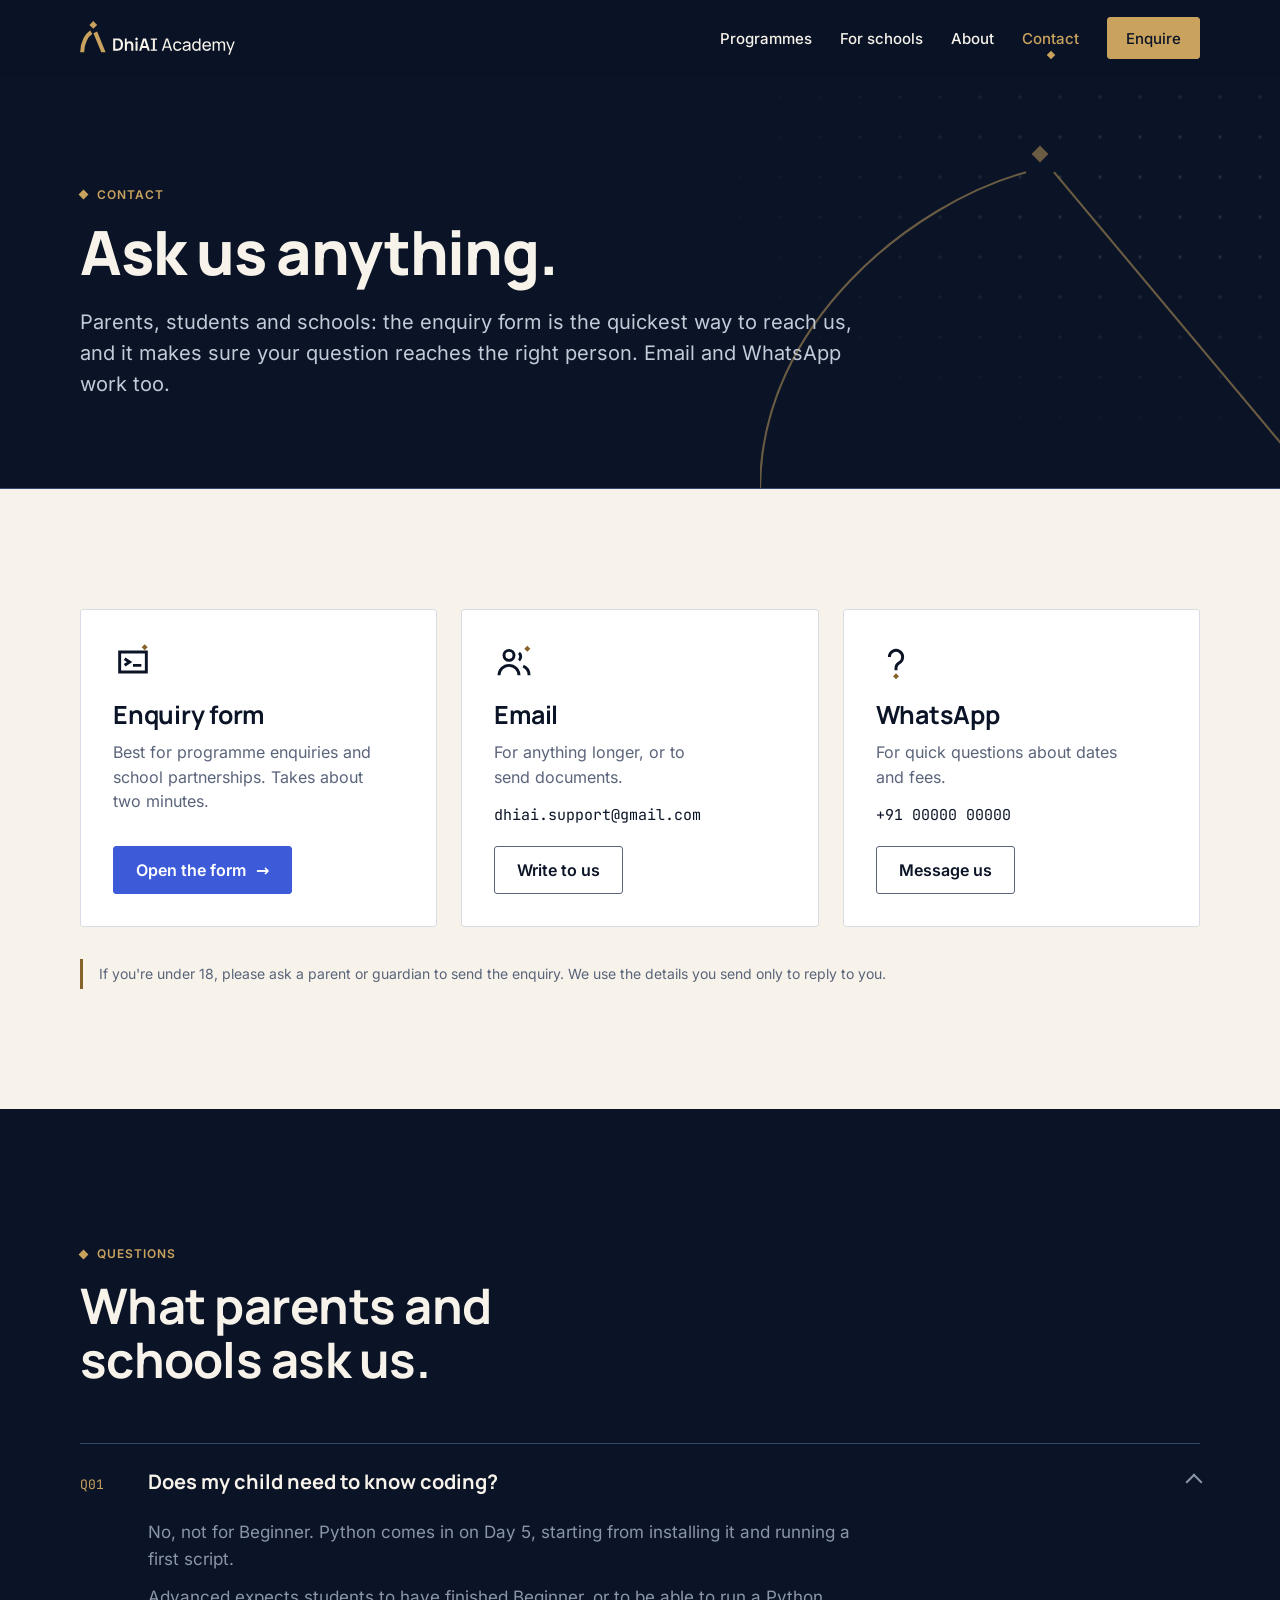
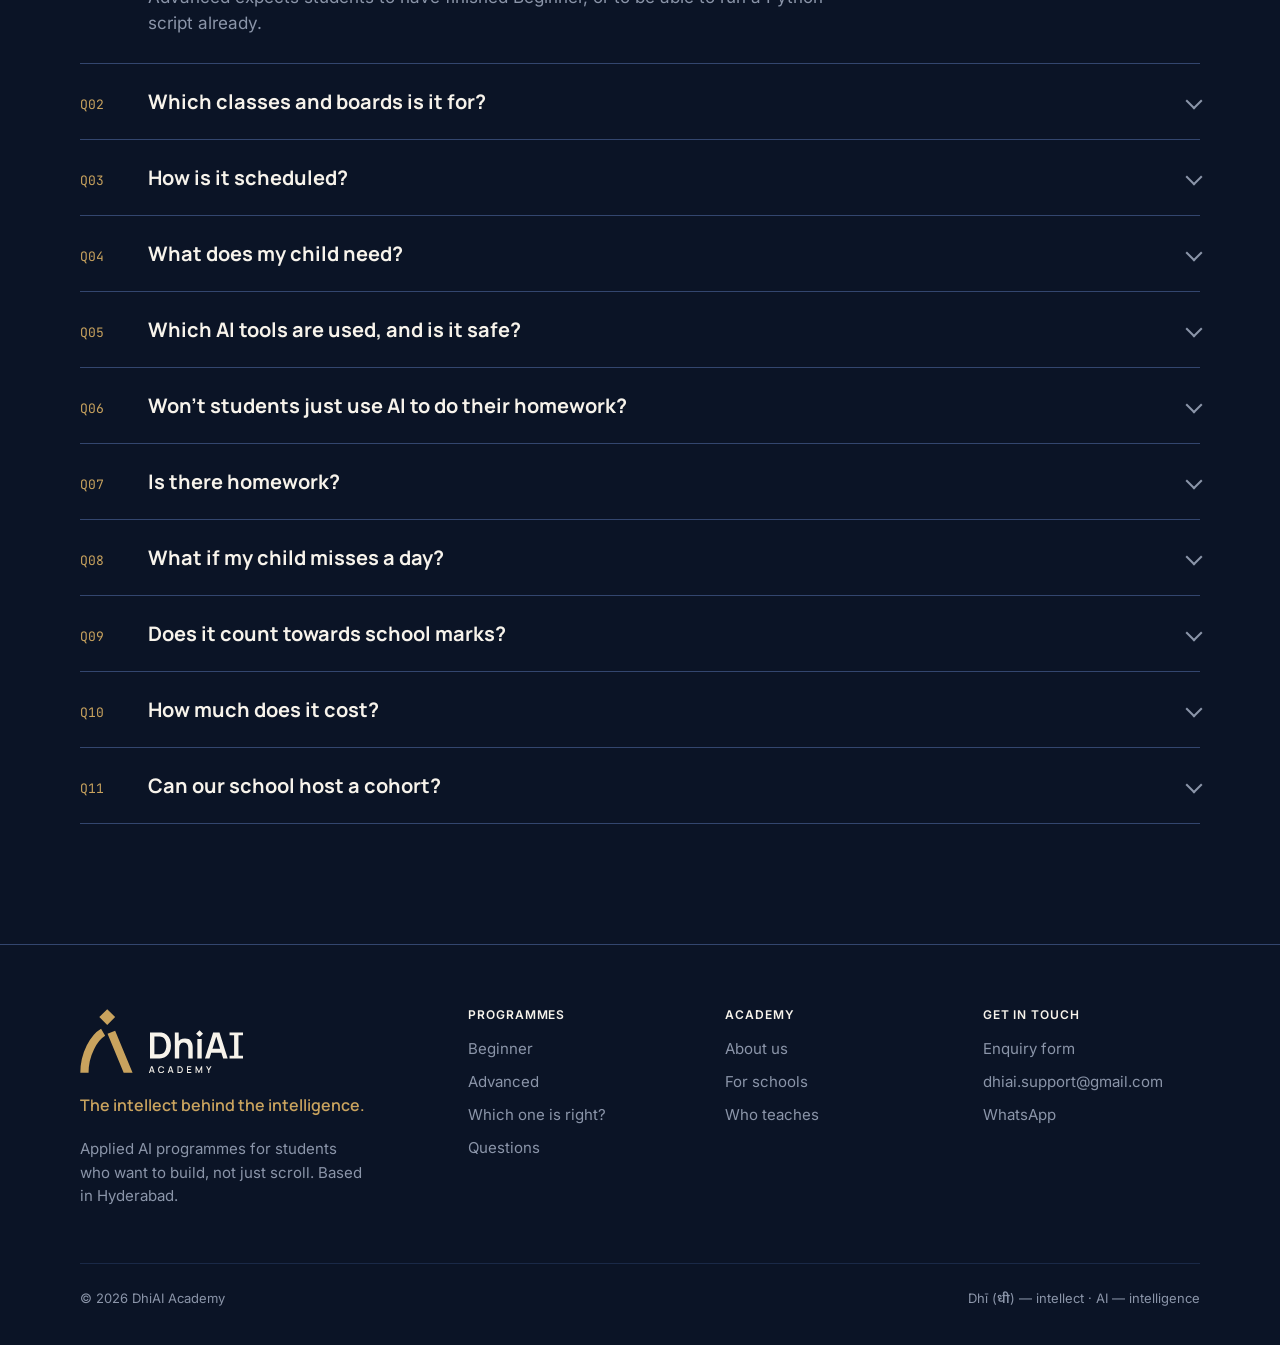
<file: contact.html>
<!doctype html>
<html lang="en-IN">
<head>
<meta charset="utf-8">
<meta name="viewport" content="width=device-width, initial-scale=1">
<title>Contact · DhiAI Academy</title>
<meta name="description" content="Enquire about DhiAI Academy&#x27;s applied AI programmes for Classes 8–12, or bring a cohort to your school. Answers to the questions parents ask most.">
<link rel="canonical" href="https://dhiai-academy.github.io/contact">
<meta name="theme-color" content="#0B1426">
<meta property="og:type" content="website">
<meta property="og:site_name" content="DhiAI Academy">
<meta property="og:title" content="Contact · DhiAI Academy">
<meta property="og:description" content="Enquire about DhiAI Academy&#x27;s applied AI programmes for Classes 8–12, or bring a cohort to your school. Answers to the questions parents ask most.">
<meta property="og:url" content="https://dhiai-academy.github.io/contact">
<meta property="og:image" content="https://dhiai-academy.github.io/assets/img/og-image.png">
<meta property="og:image:width" content="1200">
<meta property="og:image:height" content="630">
<meta property="og:image:alt" content="DhiAI Academy — The intellect behind the intelligence.">
<meta name="twitter:card" content="summary_large_image">
<link rel="icon" href="favicon.ico" sizes="48x48">
<link rel="icon" href="favicon.svg" type="image/svg+xml">
<link rel="apple-touch-icon" href="apple-touch-icon.png">
<link rel="manifest" href="site.webmanifest">
<link rel="preload" href="assets/fonts/manrope-latin-wght-normal.woff2" as="font" type="font/woff2" crossorigin>
<link rel="preload" href="assets/fonts/inter-latin-wght-normal.woff2" as="font" type="font/woff2" crossorigin>
<link rel="stylesheet" href="css/site.css">
<script>document.documentElement.classList.add('js')</script>
<script src="js/site.js" defer></script>
</head>
<body>
<a class="skip" href="#main">Skip to content</a>
<header class="site-header">
  <div class="wrap">
    <a class="brand" href="./" aria-label="DhiAI Academy, home"><img src="assets/logo/dhiai-logo-singleline-on-dark.svg" alt="DhiAI Academy" width="155" height="34"></a>
    <button class="nav-toggle" type="button" aria-expanded="false" aria-controls="site-nav" aria-label="Menu">
      <svg width="20" height="20" viewBox="0 0 20 20" aria-hidden="true"><path d="M2 5h16M2 10h16M2 15h16" stroke="currentColor" stroke-width="1.75"/></svg>
    </button>
    <nav id="site-nav" class="nav" aria-label="Main"><a href="programmes.html">Programmes</a><a href="schools.html">For schools</a><a href="about.html">About</a><a href="contact.html" aria-current="page">Contact</a><a class="btn" href="contact.html">Enquire</a></nav>
  </div>
</header>
<main id="main">
<section class="page-hero">
  <div class="field" aria-hidden="true"></div>
  <img class="frame" src="assets/img/convergence-frame.svg" alt="" aria-hidden="true">
  <div class="wrap">
    <p class="overline">Contact</p>
    <h1>Ask us anything.</h1>
    <p class="lede">Parents, students and schools: the enquiry form is the quickest way to reach us, and it makes sure your question reaches the right person. Email and WhatsApp work too.</p>
  </div>
</section>

<section class="section light">
  <div class="wrap">
    <div class="grid g3">
      <div class="card contact-card reveal"><svg class="icon" viewBox="0 0 24 24" aria-hidden="true"><path d="M4 6h16v12H4zM7 10l3 2-3 2M12 14h5" fill="none" stroke="currentColor" stroke-width="1.75" stroke-linecap="butt" stroke-linejoin="miter"/><path class="pt" d="M19 1.4000000000000001L20.8 3.2L19 5.0L17.2 3.2Z"/></svg><h3>Enquiry form</h3><p>Best for programme enquiries and school partnerships. Takes about two minutes.</p><a class="btn" href="https://forms.gle/y132yC91gApkvvTc7" target="_blank" rel="noopener">Open the form <span class="arrow" aria-hidden="true">→</span></a></div>
      <div class="card contact-card reveal"><svg class="icon" viewBox="0 0 24 24" aria-hidden="true"><path d="M9 11a3 3 0 1 0 0-6 3 3 0 0 0 0 6zM3 20c0-3.3 2.7-6 6-6s6 2.7 6 6M15 6.5a3 3 0 0 1 0 4.5M17.5 14.5c2 .8 3.5 2.8 3.5 5.5" fill="none" stroke="currentColor" stroke-width="1.75" stroke-linecap="butt" stroke-linejoin="miter"/><path class="pt" d="M20 2.2L21.8 4L20 5.8L18.2 4Z"/></svg><h3>Email</h3><p>For anything longer, or to send documents.</p><p class="value">dhiai.support@gmail.com</p><a class="btn btn--ghost" href="mailto:dhiai.support@gmail.com">Write to us</a></div>
      <div class="card contact-card reveal"><svg class="icon" viewBox="0 0 24 24" aria-hidden="true"><path d="M8 9a4 4 0 1 1 6 3.5c-1.2.7-2 1.5-2 3V17" fill="none" stroke="currentColor" stroke-width="1.75" stroke-linecap="butt" stroke-linejoin="miter"/><path class="pt" d="M12 18.7L13.8 20.5L12 22.3L10.2 20.5Z"/></svg><h3>WhatsApp</h3><p>For quick questions about dates and fees.</p><p class="value">+91 00000 00000</p><a class="btn btn--ghost" href="https://wa.me/910000000000?text=Hi%20DhiAI%20Academy%2C%20I%27d%20like%20to%20know%20more%20about%20your%20programmes." target="_blank" rel="noopener">Message us</a></div>
    </div>
    <p class="note mt-m">If you're under 18, please ask a parent or guardian to send the enquiry. We use the details you send only to reply to you.</p>
  </div>
</section>

<section class="section" id="faq">
  <div class="wrap">
    <div class="head"><p class="overline">Questions</p><h2>What parents and schools ask us.</h2></div>
    <div class="faq"><details open><summary><span class="q">Q01</span><span>Does my child need to know coding?</span><span class="tw" aria-hidden="true"></span></summary><div class="a"><p>No, not for Beginner. Python comes in on Day 5, starting from installing it and running a first script.</p><p>Advanced expects students to have finished Beginner, or to be able to run a Python script already.</p></div></details><details><summary><span class="q">Q02</span><span>Which classes and boards is it for?</span><span class="tw" aria-hidden="true"></span></summary><div class="a"><p>Classes 8 to 12, from any board (CBSE, ICSE/ISC, Cambridge IGCSE/A Level, IB) and any stream. We build on what each board already teaches instead of repeating it.</p></div></details><details><summary><span class="q">Q03</span><span>How is it scheduled?</span><span class="tw" aria-hidden="true"></span></summary><div class="a"><p>Each programme has five teaching days and one buffer day, spread over six weekends. Beginner days are 2 hours long; Advanced days are 4 hours. Dates are set for each cohort.</p></div></details><details><summary><span class="q">Q04</span><span>What does my child need?</span><span class="tw" aria-hidden="true"></span></summary><div class="a"><p>A laptop they can install software on (Windows or macOS works best), a Google account set up with a parent's consent, and their notes for one chapter of a subject they are studying. Before Day 1 we share what to install and how.</p></div></details><details><summary><span class="q">Q05</span><span>Which AI tools are used, and is it safe?</span><span class="tw" aria-hidden="true"></span></summary><div class="a"><p>Mainly Google's Gemini, plus Python, VS Code and Jupyter.</p><p>Privacy is taught from the first day: what never to paste into an AI tool, what connected apps can see, and how to disconnect them. Projects use students' own study notes or sample data, so nothing personal or sensitive is needed.</p></div></details><details><summary><span class="q">Q06</span><span>Won't students just use AI to do their homework?</span><span class="tw" aria-hidden="true"></span></summary><div class="a"><p>That is exactly the habit we work against. Students set AI up as a tutor that quizzes them, check its answers against their sources, and learn to credit AI the way they would credit any source. The goal is sharper thinking, not less of it.</p></div></details><details><summary><span class="q">Q07</span><span>Is there homework?</span><span class="tw" aria-hidden="true"></span></summary><div class="a"><p>No required homework. The project is built and finished during class hours. Each day has an optional "Try it at home" exercise for students who want to go further.</p></div></details><details><summary><span class="q">Q08</span><span>What if my child misses a day?</span><span class="tw" aria-hidden="true"></span></summary><div class="a"><p>The sixth day is a buffer: anyone who is behind catches up before Demo Day. If you know about a clash in advance, tell us early.</p></div></details><details><summary><span class="q">Q09</span><span>Does it count towards school marks?</span><span class="tw" aria-hidden="true"></span></summary><div class="a"><p>Some board AI subjects give credit for AI training, bootcamps and projects. Whether our programme counts is your school's decision. We are happy to share exactly what we cover.</p></div></details><details><summary><span class="q">Q10</span><span>How much does it cost?</span><span class="tw" aria-hidden="true"></span></summary><div class="a"><p>Fees depend on the programme and on whether it runs through a school. Send us an enquiry and we'll share the details.</p></div></details><details><summary><span class="q">Q11</span><span>Can our school host a cohort?</span><span class="tw" aria-hidden="true"></span></summary><div class="a"><p>Yes. See <a href="schools.html">For schools</a> for how it works, or book a conversation through the enquiry form.</p></div></details></div>
  </div>
</section>
</main>
<footer class="site-footer">
  <div class="wrap">
    <div class="foot-grid">
      <div class="foot-brand">
        <img src="assets/logo/dhiai-logo-horizontal-on-dark.svg" alt="DhiAI Academy" width="163" height="64">
        <p class="line">The intellect behind the intelligence.</p>
        <p>Applied AI programmes for students who want to build, not just scroll. Based in Hyderabad.</p>
      </div>
      <div>
        <h4>Programmes</h4>
        <ul>
          <li><a href="programmes.html#beginner">Beginner</a></li>
          <li><a href="programmes.html#advanced">Advanced</a></li>
          <li><a href="programmes.html#choose">Which one is right?</a></li>
          <li><a href="contact.html#faq">Questions</a></li>
        </ul>
      </div>
      <div>
        <h4>Academy</h4>
        <ul>
          <li><a href="about.html">About us</a></li>
          <li><a href="schools.html">For schools</a></li>
          <li><a href="about.html#founders">Who teaches</a></li>
        </ul>
      </div>
      <div>
        <h4>Get in touch</h4>
        <ul>
          <li><a href="https://forms.gle/y132yC91gApkvvTc7" target="_blank" rel="noopener">Enquiry form</a></li>
          <li><a href="mailto:dhiai.support@gmail.com">dhiai.support@gmail.com</a></li>
          <li><a href="https://wa.me/910000000000?text=Hi%20DhiAI%20Academy%2C%20I%27d%20like%20to%20know%20more%20about%20your%20programmes." target="_blank" rel="noopener">WhatsApp</a></li>
        </ul>
      </div>
    </div>
    <div class="foot-base">
      <span>© <span id="year">2026</span> DhiAI Academy</span>
      <span>Dhī (<span class="dhi" lang="sa">धी</span>) — intellect · AI — intelligence</span>
    </div>
  </div>
</footer>
</body>
</html>
</file>
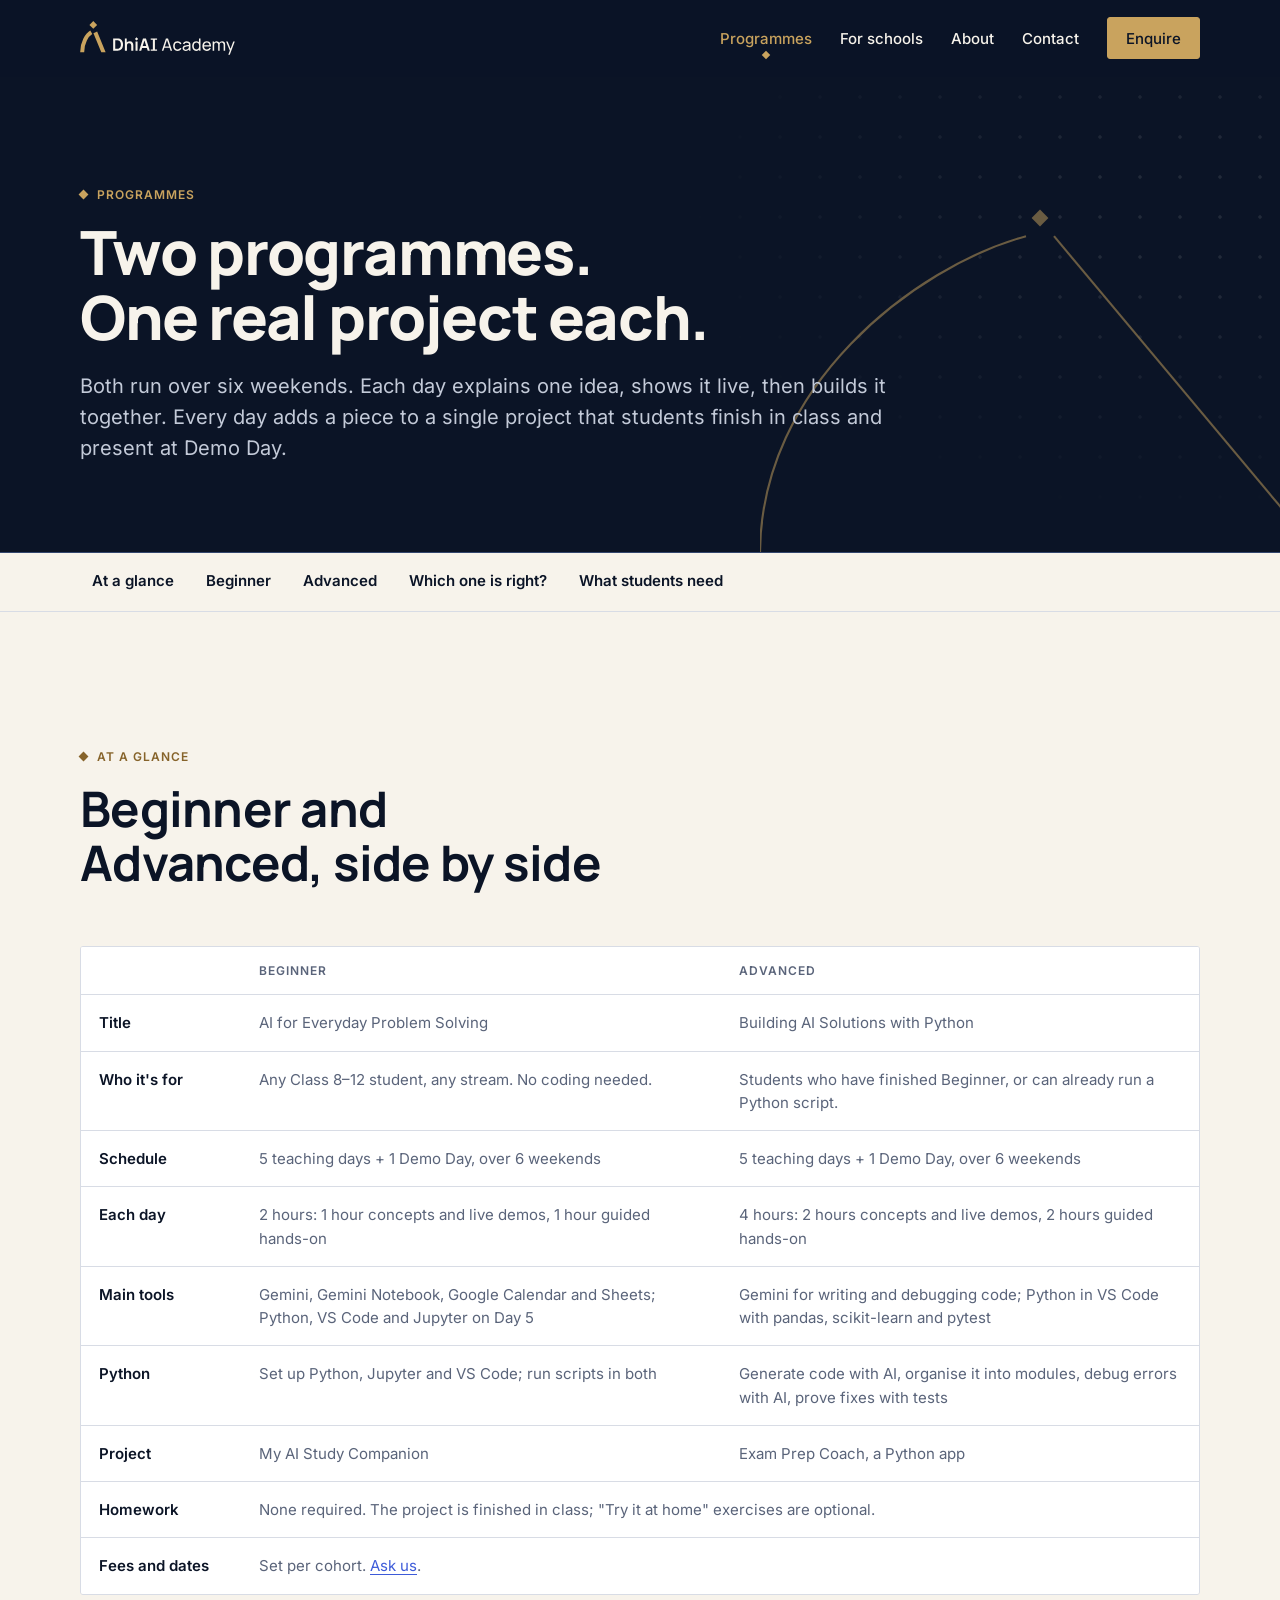
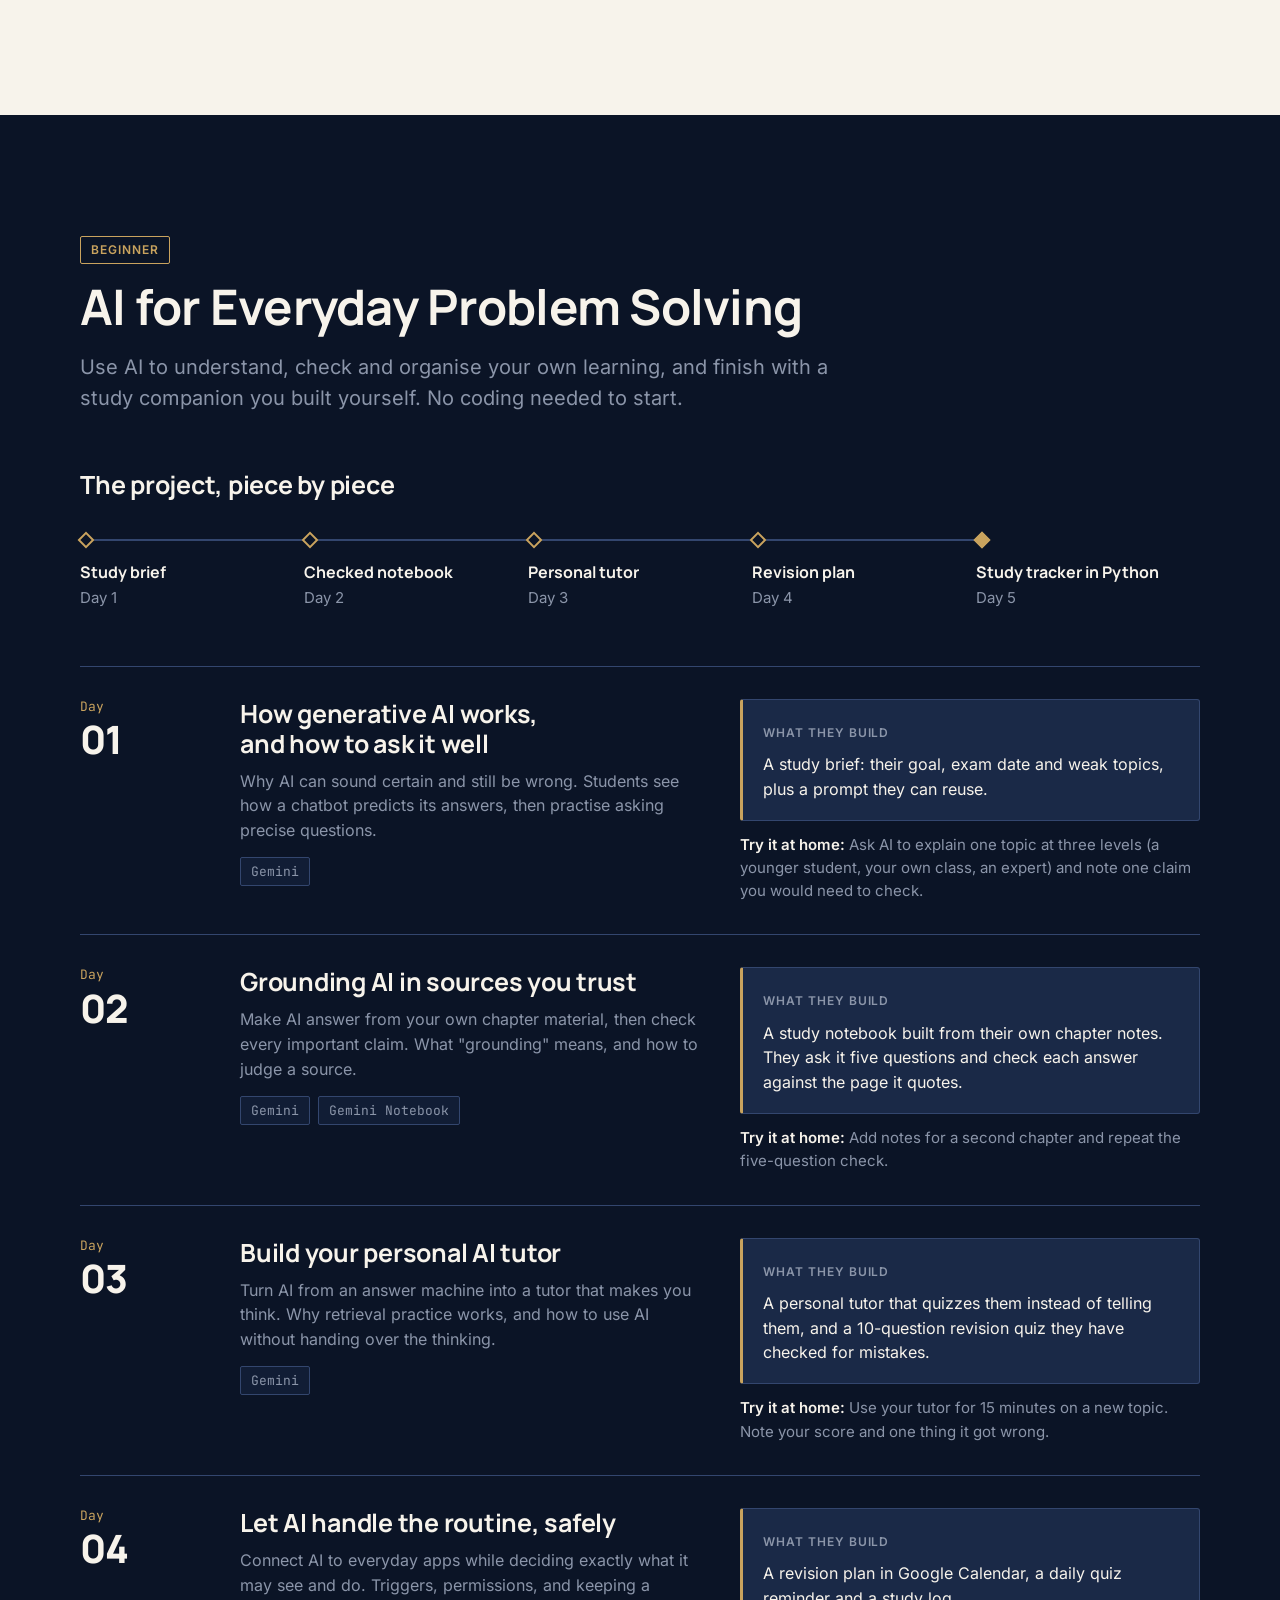
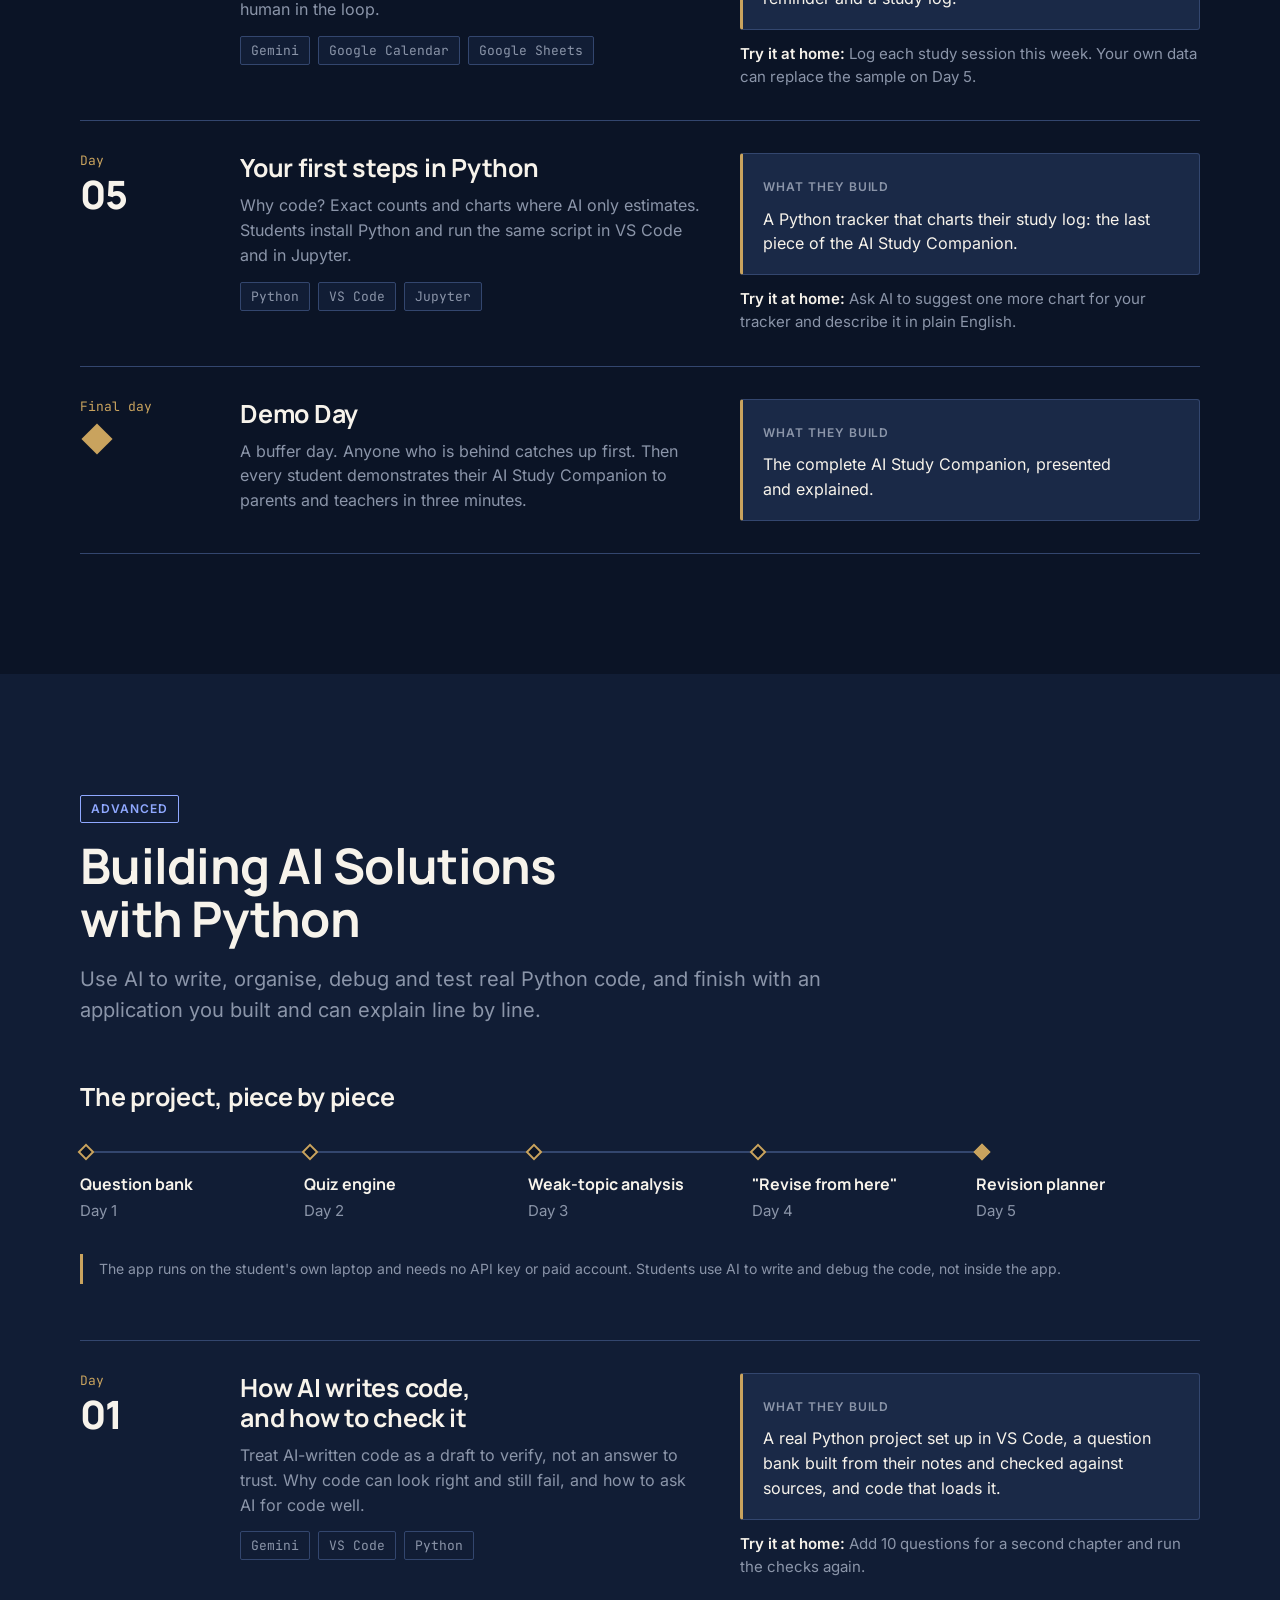
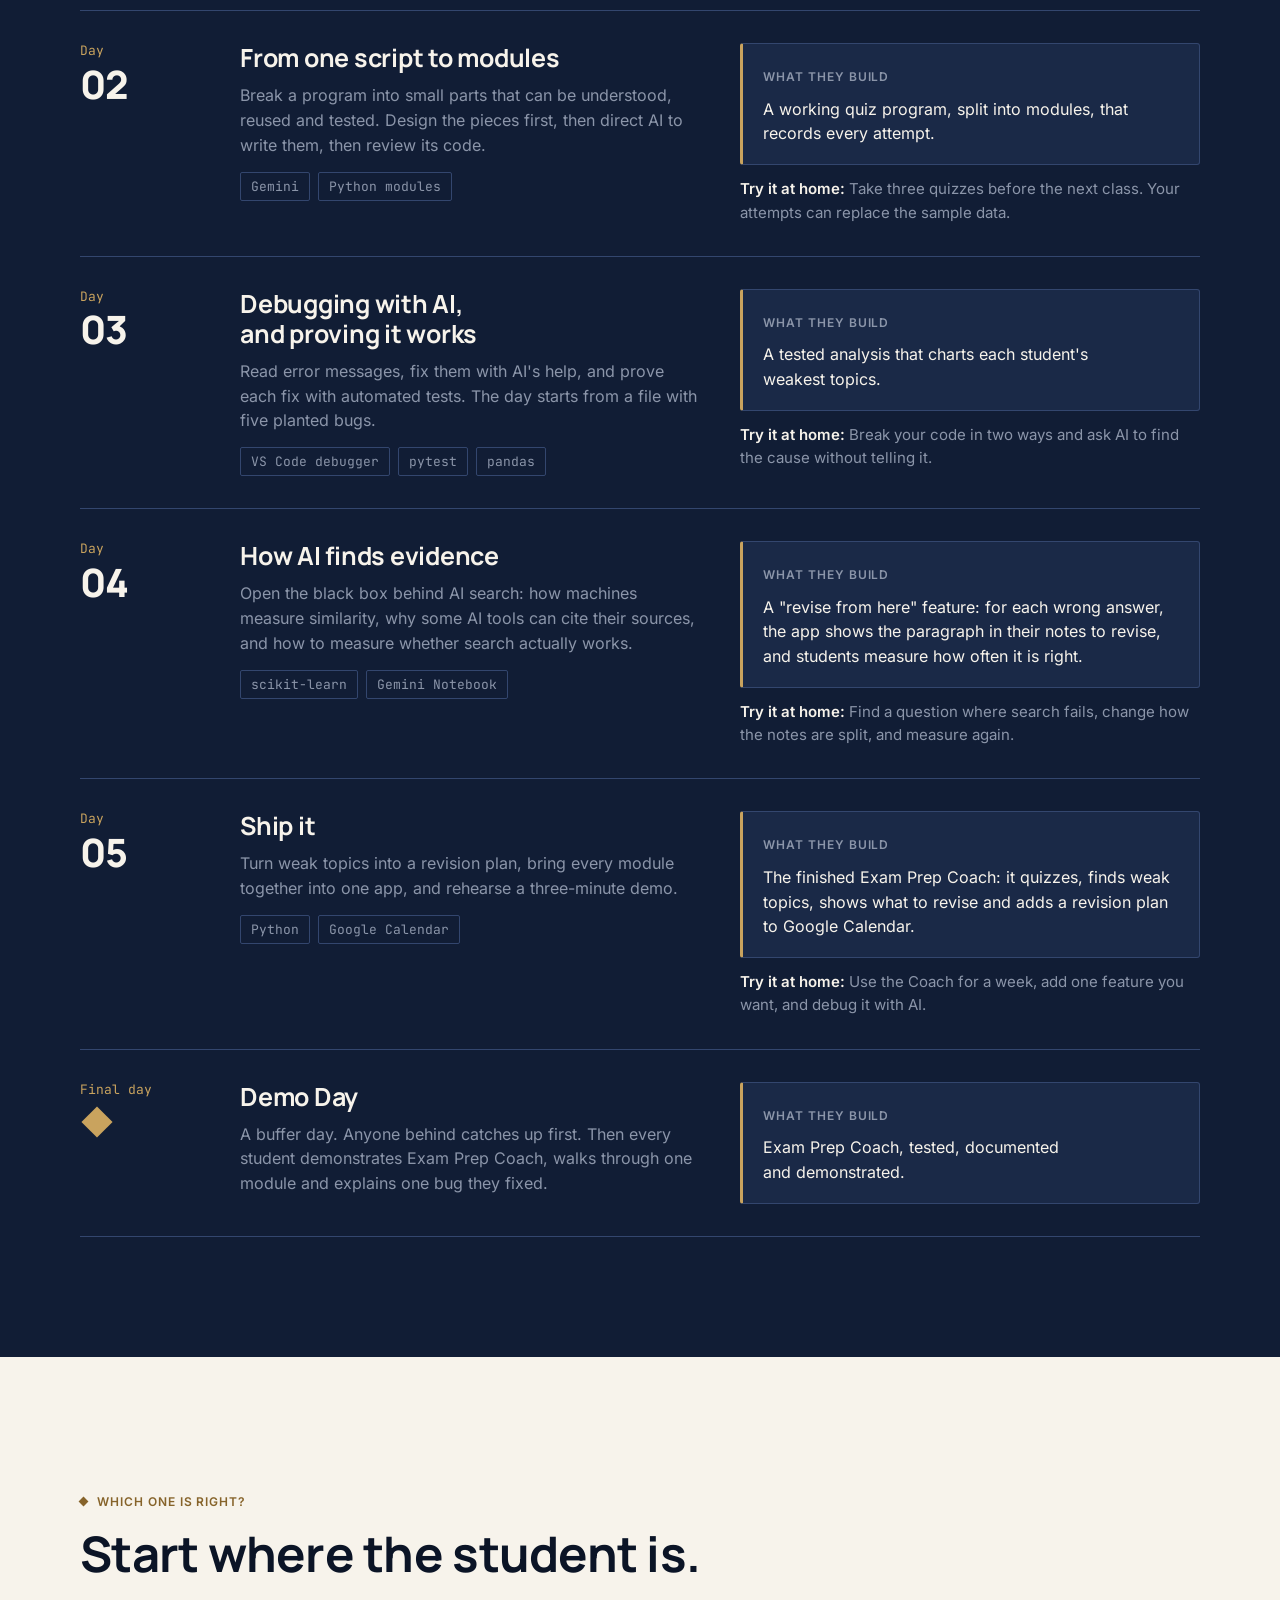
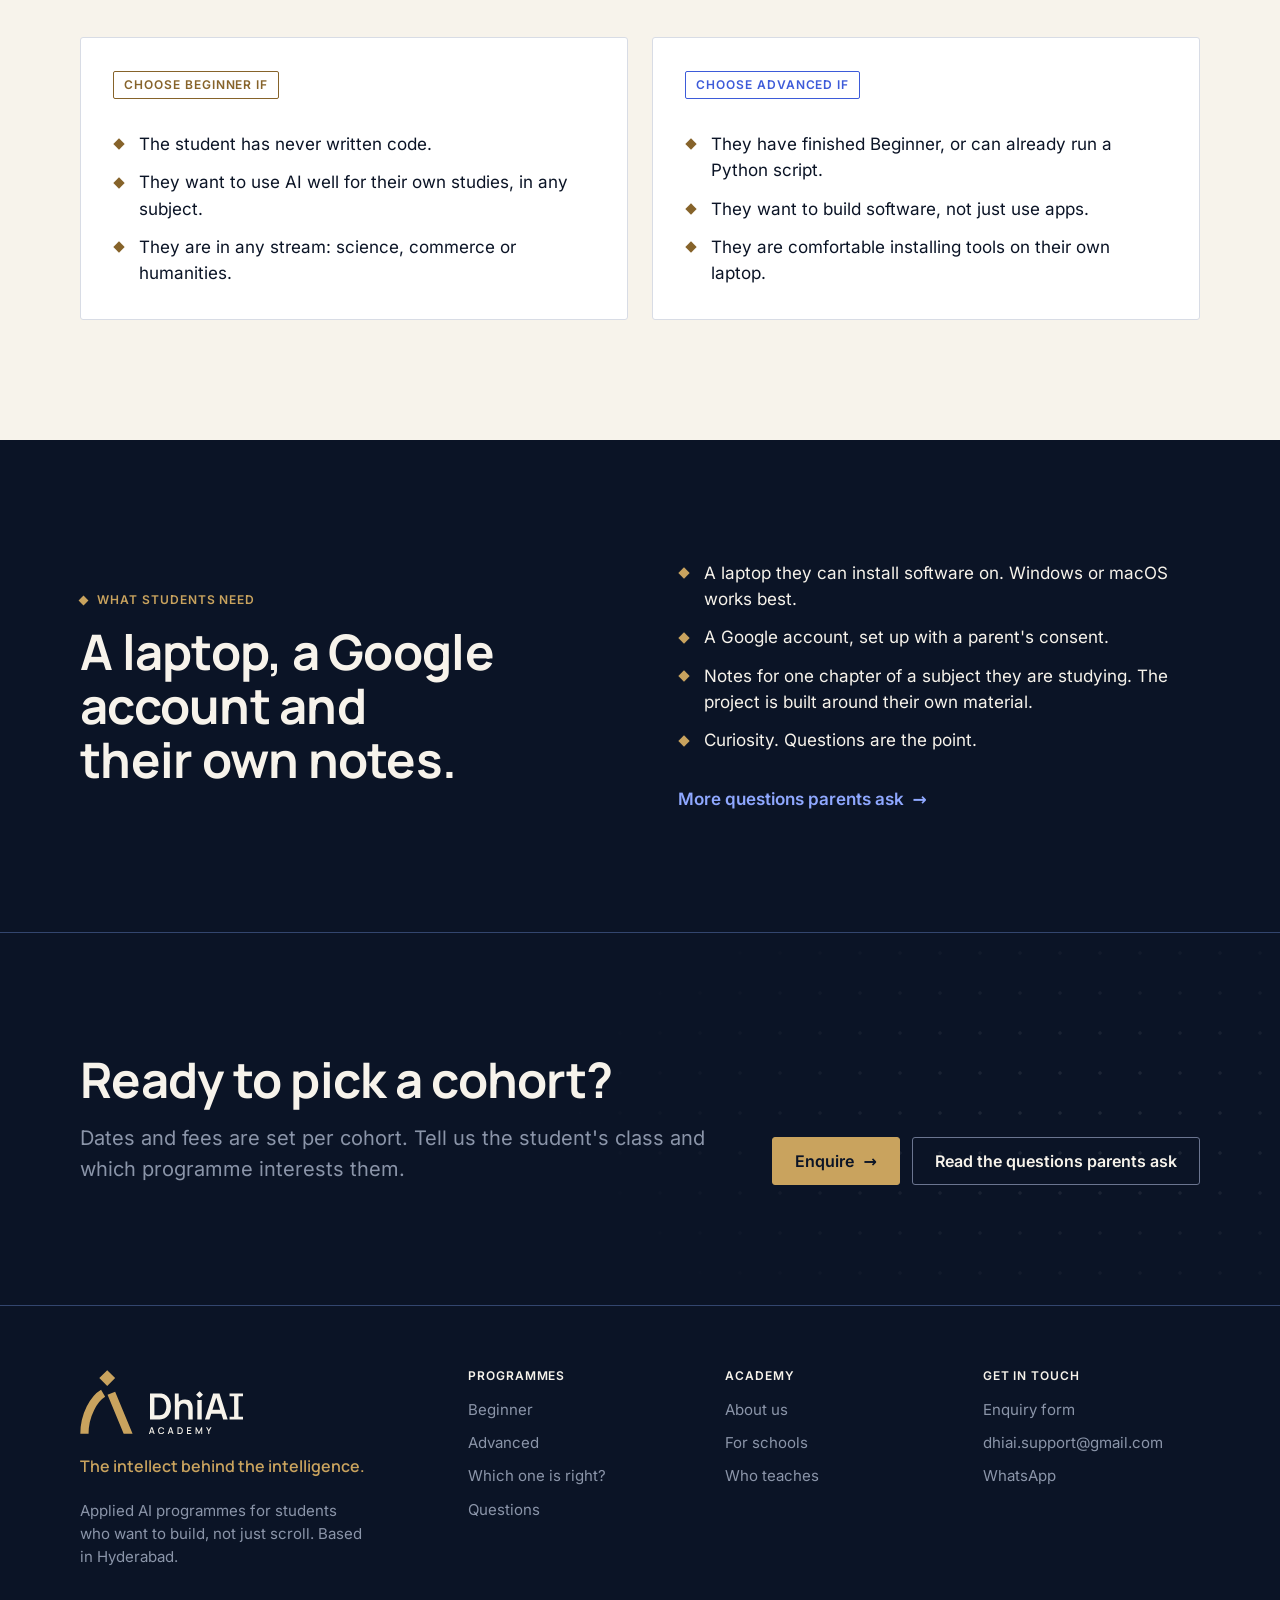
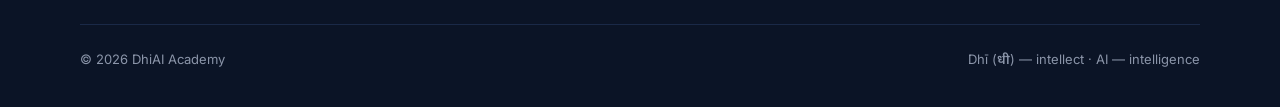
<file: programmes.html>
<!doctype html>
<html lang="en-IN">
<head>
<meta charset="utf-8">
<meta name="viewport" content="width=device-width, initial-scale=1">
<title>Programmes · DhiAI Academy</title>
<meta name="description" content="Two applied AI programmes for Classes 8–12, Beginner and Advanced, each over six weekends with a capstone project and Demo Day. See the day-by-day plan.">
<link rel="canonical" href="https://dhiai-academy.github.io/programmes">
<meta name="theme-color" content="#0B1426">
<meta property="og:type" content="website">
<meta property="og:site_name" content="DhiAI Academy">
<meta property="og:title" content="Programmes · DhiAI Academy">
<meta property="og:description" content="Two applied AI programmes for Classes 8–12, Beginner and Advanced, each over six weekends with a capstone project and Demo Day. See the day-by-day plan.">
<meta property="og:url" content="https://dhiai-academy.github.io/programmes">
<meta property="og:image" content="https://dhiai-academy.github.io/assets/img/og-image.png">
<meta property="og:image:width" content="1200">
<meta property="og:image:height" content="630">
<meta property="og:image:alt" content="DhiAI Academy — The intellect behind the intelligence.">
<meta name="twitter:card" content="summary_large_image">
<link rel="icon" href="favicon.ico" sizes="48x48">
<link rel="icon" href="favicon.svg" type="image/svg+xml">
<link rel="apple-touch-icon" href="apple-touch-icon.png">
<link rel="manifest" href="site.webmanifest">
<link rel="preload" href="assets/fonts/manrope-latin-wght-normal.woff2" as="font" type="font/woff2" crossorigin>
<link rel="preload" href="assets/fonts/inter-latin-wght-normal.woff2" as="font" type="font/woff2" crossorigin>
<link rel="stylesheet" href="css/site.css">
<script>document.documentElement.classList.add('js')</script>
<script src="js/site.js" defer></script>
</head>
<body>
<a class="skip" href="#main">Skip to content</a>
<header class="site-header">
  <div class="wrap">
    <a class="brand" href="./" aria-label="DhiAI Academy, home"><img src="assets/logo/dhiai-logo-singleline-on-dark.svg" alt="DhiAI Academy" width="155" height="34"></a>
    <button class="nav-toggle" type="button" aria-expanded="false" aria-controls="site-nav" aria-label="Menu">
      <svg width="20" height="20" viewBox="0 0 20 20" aria-hidden="true"><path d="M2 5h16M2 10h16M2 15h16" stroke="currentColor" stroke-width="1.75"/></svg>
    </button>
    <nav id="site-nav" class="nav" aria-label="Main"><a href="programmes.html" aria-current="page">Programmes</a><a href="schools.html">For schools</a><a href="about.html">About</a><a href="contact.html">Contact</a><a class="btn" href="contact.html">Enquire</a></nav>
  </div>
</header>
<main id="main">
<section class="page-hero">
  <div class="field" aria-hidden="true"></div>
  <img class="frame" src="assets/img/convergence-frame.svg" alt="" aria-hidden="true">
  <div class="wrap">
    <p class="overline">Programmes</p>
    <h1>Two programmes. One real project each.</h1>
    <p class="lede">Both run over six weekends. Each day explains one idea, shows it live, then builds it together. Every day adds a piece to a single project that students finish in class and present at Demo Day.</p>
  </div>
</section>

<nav class="subnav" aria-label="On this page"><div class="wrap"><a href="#glance">At a glance</a><a href="#beginner">Beginner</a><a href="#advanced">Advanced</a><a href="#choose">Which one is right?</a><a href="#need">What students need</a></div></nav>

<section class="section light" id="glance">
  <div class="wrap">
    <div class="head"><p class="overline">At a glance</p><h2>Beginner and Advanced, side by side</h2></div>
    <div class="table-wrap reveal">
      <table>
        <thead><tr><th scope="col"></th><th scope="col">Beginner</th><th scope="col">Advanced</th></tr></thead>
        <tbody>
          <tr><td>Title</td><td>AI for Everyday Problem Solving</td><td>Building AI Solutions with Python</td></tr>
          <tr><td>Who it's for</td><td>Any Class 8–12 student, any stream. No coding needed.</td><td>Students who have finished Beginner, or can already run a Python script.</td></tr>
          <tr><td>Schedule</td><td>5 teaching days + 1 Demo Day, over 6 weekends</td><td>5 teaching days + 1 Demo Day, over 6 weekends</td></tr>
          <tr><td>Each day</td><td>2 hours: 1 hour concepts and live demos, 1 hour guided hands-on</td><td>4 hours: 2 hours concepts and live demos, 2 hours guided hands-on</td></tr>
          <tr><td>Main tools</td><td>Gemini, Gemini Notebook, Google Calendar and Sheets; Python, VS Code and Jupyter on Day 5</td><td>Gemini for writing and debugging code; Python in VS Code with pandas, scikit-learn and pytest</td></tr>
          <tr><td>Python</td><td>Set up Python, Jupyter and VS Code; run scripts in both</td><td>Generate code with AI, organise it into modules, debug errors with AI, prove fixes with tests</td></tr>
          <tr><td>Project</td><td>My AI Study Companion</td><td>Exam Prep Coach, a Python app</td></tr>
          <tr><td>Homework</td><td colspan="2">None required. The project is finished in class; "Try it at home" exercises are optional.</td></tr>
          <tr><td>Fees and dates</td><td colspan="2">Set per cohort. <a href="contact.html">Ask us</a>.</td></tr>
        </tbody>
      </table>
    </div>
  </div>
</section>

<section class="section" id="beginner">
  <div class="wrap">
    <div class="head">
      <span class="tag tag--b">Beginner</span>
      <h2 class="mt-s">AI for Everyday Problem Solving</h2>
      <p class="lede">Use AI to understand, check and organise your own learning, and finish with a study companion you built yourself. No coding needed to start.</p>
    </div>
    <h3>The project, piece by piece</h3>
    <ol class="capstone">
      <li><b>Study brief</b>Day 1</li><li><b>Checked notebook</b>Day 2</li><li><b>Personal tutor</b>Day 3</li><li><b>Revision plan</b>Day 4</li><li><b>Study tracker in Python</b>Day 5</li>
    </ol>
    <div class="mt-l"><div class="days"><article class="day reveal">
  <div class="d">Day<b>01</b></div>
  <div><h3>How generative AI works, and how to ask it well</h3><p>Why AI can sound certain and still be wrong. Students see how a chatbot predicts its answers, then practise asking precise questions.</p><div class="tools"><span class="chip">Gemini</span></div></div>
  <div><div class="build"><span class="lab">What they build</span><p>A study brief: their goal, exam date and weak topics, plus a prompt they can reuse.</p></div><p class="home muted"><b>Try it at home:</b> Ask AI to explain one topic at three levels (a younger student, your own class, an expert) and note one claim you would need to check.</p></div>
</article><article class="day reveal">
  <div class="d">Day<b>02</b></div>
  <div><h3>Grounding AI in sources you trust</h3><p>Make AI answer from your own chapter material, then check every important claim. What "grounding" means, and how to judge a source.</p><div class="tools"><span class="chip">Gemini</span><span class="chip">Gemini Notebook</span></div></div>
  <div><div class="build"><span class="lab">What they build</span><p>A study notebook built from their own chapter notes. They ask it five questions and check each answer against the page it quotes.</p></div><p class="home muted"><b>Try it at home:</b> Add notes for a second chapter and repeat the five-question check.</p></div>
</article><article class="day reveal">
  <div class="d">Day<b>03</b></div>
  <div><h3>Build your personal AI tutor</h3><p>Turn AI from an answer machine into a tutor that makes you think. Why retrieval practice works, and how to use AI without handing over the thinking.</p><div class="tools"><span class="chip">Gemini</span></div></div>
  <div><div class="build"><span class="lab">What they build</span><p>A personal tutor that quizzes them instead of telling them, and a 10-question revision quiz they have checked for mistakes.</p></div><p class="home muted"><b>Try it at home:</b> Use your tutor for 15 minutes on a new topic. Note your score and one thing it got wrong.</p></div>
</article><article class="day reveal">
  <div class="d">Day<b>04</b></div>
  <div><h3>Let AI handle the routine, safely</h3><p>Connect AI to everyday apps while deciding exactly what it may see and do. Triggers, permissions, and keeping a human in the loop.</p><div class="tools"><span class="chip">Gemini</span><span class="chip">Google Calendar</span><span class="chip">Google Sheets</span></div></div>
  <div><div class="build"><span class="lab">What they build</span><p>A revision plan in Google Calendar, a daily quiz reminder and a study log.</p></div><p class="home muted"><b>Try it at home:</b> Log each study session this week. Your own data can replace the sample on Day 5.</p></div>
</article><article class="day reveal">
  <div class="d">Day<b>05</b></div>
  <div><h3>Your first steps in Python</h3><p>Why code? Exact counts and charts where AI only estimates. Students install Python and run the same script in VS Code and in Jupyter.</p><div class="tools"><span class="chip">Python</span><span class="chip">VS Code</span><span class="chip">Jupyter</span></div></div>
  <div><div class="build"><span class="lab">What they build</span><p>A Python tracker that charts their study log: the last piece of the AI Study Companion.</p></div><p class="home muted"><b>Try it at home:</b> Ask AI to suggest one more chart for your tracker and describe it in plain English.</p></div>
</article><article class="day day--show reveal">
  <div class="d">Final day<span class="gem" aria-hidden="true"></span></div>
  <div><h3>Demo Day</h3><p>A buffer day. Anyone who is behind catches up first. Then every student demonstrates their AI Study Companion to parents and teachers in three minutes.</p></div>
  <div><div class="build"><span class="lab">What they build</span><p>The complete AI Study Companion, presented and explained.</p></div></div>
</article></div></div>
  </div>
</section>

<section class="section raised" id="advanced">
  <div class="wrap">
    <div class="head">
      <span class="tag tag--a">Advanced</span>
      <h2 class="mt-s">Building AI Solutions with Python</h2>
      <p class="lede">Use AI to write, organise, debug and test real Python code, and finish with an application you built and can explain line by line.</p>
    </div>
    <h3>The project, piece by piece</h3>
    <ol class="capstone">
      <li><b>Question bank</b>Day 1</li><li><b>Quiz engine</b>Day 2</li><li><b>Weak-topic analysis</b>Day 3</li><li><b>"Revise from here"</b>Day 4</li><li><b>Revision planner</b>Day 5</li>
    </ol>
    <p class="note mt-m">The app runs on the student's own laptop and needs no API key or paid account. Students use AI to write and debug the code, not inside the app.</p>
    <div class="mt-l"><div class="days"><article class="day reveal">
  <div class="d">Day<b>01</b></div>
  <div><h3>How AI writes code, and how to check it</h3><p>Treat AI-written code as a draft to verify, not an answer to trust. Why code can look right and still fail, and how to ask AI for code well.</p><div class="tools"><span class="chip">Gemini</span><span class="chip">VS Code</span><span class="chip">Python</span></div></div>
  <div><div class="build"><span class="lab">What they build</span><p>A real Python project set up in VS Code, a question bank built from their notes and checked against sources, and code that loads it.</p></div><p class="home muted"><b>Try it at home:</b> Add 10 questions for a second chapter and run the checks again.</p></div>
</article><article class="day reveal">
  <div class="d">Day<b>02</b></div>
  <div><h3>From one script to modules</h3><p>Break a program into small parts that can be understood, reused and tested. Design the pieces first, then direct AI to write them, then review its code.</p><div class="tools"><span class="chip">Gemini</span><span class="chip">Python modules</span></div></div>
  <div><div class="build"><span class="lab">What they build</span><p>A working quiz program, split into modules, that records every attempt.</p></div><p class="home muted"><b>Try it at home:</b> Take three quizzes before the next class. Your attempts can replace the sample data.</p></div>
</article><article class="day reveal">
  <div class="d">Day<b>03</b></div>
  <div><h3>Debugging with AI, and proving it works</h3><p>Read error messages, fix them with AI's help, and prove each fix with automated tests. The day starts from a file with five planted bugs.</p><div class="tools"><span class="chip">VS Code debugger</span><span class="chip">pytest</span><span class="chip">pandas</span></div></div>
  <div><div class="build"><span class="lab">What they build</span><p>A tested analysis that charts each student's weakest topics.</p></div><p class="home muted"><b>Try it at home:</b> Break your code in two ways and ask AI to find the cause without telling it.</p></div>
</article><article class="day reveal">
  <div class="d">Day<b>04</b></div>
  <div><h3>How AI finds evidence</h3><p>Open the black box behind AI search: how machines measure similarity, why some AI tools can cite their sources, and how to measure whether search actually works.</p><div class="tools"><span class="chip">scikit-learn</span><span class="chip">Gemini Notebook</span></div></div>
  <div><div class="build"><span class="lab">What they build</span><p>A "revise from here" feature: for each wrong answer, the app shows the paragraph in their notes to revise, and students measure how often it is right.</p></div><p class="home muted"><b>Try it at home:</b> Find a question where search fails, change how the notes are split, and measure again.</p></div>
</article><article class="day reveal">
  <div class="d">Day<b>05</b></div>
  <div><h3>Ship it</h3><p>Turn weak topics into a revision plan, bring every module together into one app, and rehearse a three-minute demo.</p><div class="tools"><span class="chip">Python</span><span class="chip">Google Calendar</span></div></div>
  <div><div class="build"><span class="lab">What they build</span><p>The finished Exam Prep Coach: it quizzes, finds weak topics, shows what to revise and adds a revision plan to Google Calendar.</p></div><p class="home muted"><b>Try it at home:</b> Use the Coach for a week, add one feature you want, and debug it with AI.</p></div>
</article><article class="day day--show reveal">
  <div class="d">Final day<span class="gem" aria-hidden="true"></span></div>
  <div><h3>Demo Day</h3><p>A buffer day. Anyone behind catches up first. Then every student demonstrates Exam Prep Coach, walks through one module and explains one bug they fixed.</p></div>
  <div><div class="build"><span class="lab">What they build</span><p>Exam Prep Coach, tested, documented and demonstrated.</p></div></div>
</article></div></div>
  </div>
</section>

<section class="section light" id="choose">
  <div class="wrap">
    <div class="head"><p class="overline">Which one is right?</p><h2>Start where the student is.</h2></div>
    <div class="grid g2">
      <div class="card reveal"><span class="tag tag--b">Choose Beginner if</span>
        <div class="mt-m"><ul class="points"><li>The student has never written code.</li><li>They want to use AI well for their own studies, in any subject.</li><li>They are in any stream: science, commerce or humanities.</li></ul></div></div>
      <div class="card reveal"><span class="tag tag--a">Choose Advanced if</span>
        <div class="mt-m"><ul class="points"><li>They have finished Beginner, or can already run a Python script.</li><li>They want to build software, not just use apps.</li><li>They are comfortable installing tools on their own laptop.</li></ul></div></div>
    </div>
  </div>
</section>

<section class="section" id="need">
  <div class="wrap split">
    <div><p class="overline">What students need</p><h2>A laptop, a Google account and their own notes.</h2></div>
    <div class="stack reveal">
      <ul class="points"><li>A laptop they can install software on. Windows or macOS works best.</li><li>A Google account, set up with a parent's consent.</li><li>Notes for one chapter of a subject they are studying. The project is built around their own material.</li><li>Curiosity. Questions are the point.</li></ul>
      <p class="mt-m"><a class="textlink" href="contact.html#faq">More questions parents ask <span class="arrow" aria-hidden="true">→</span></a></p>
    </div>
  </div>
</section>
<section class="cta section">
  <div class="field" aria-hidden="true"></div>
  <div class="wrap cta-inner">
    <div><h2>Ready to pick a cohort?</h2><p class="lede mt-s">Dates and fees are set per cohort. Tell us the student's class and which programme interests them.</p></div>
    <div class="actions"><a class="btn" href="contact.html">Enquire <span class="arrow" aria-hidden="true">→</span></a><a class="btn btn--ghost" href="contact.html#faq">Read the questions parents ask</a></div>
  </div>
</section>
</main>
<footer class="site-footer">
  <div class="wrap">
    <div class="foot-grid">
      <div class="foot-brand">
        <img src="assets/logo/dhiai-logo-horizontal-on-dark.svg" alt="DhiAI Academy" width="163" height="64">
        <p class="line">The intellect behind the intelligence.</p>
        <p>Applied AI programmes for students who want to build, not just scroll. Based in Hyderabad.</p>
      </div>
      <div>
        <h4>Programmes</h4>
        <ul>
          <li><a href="programmes.html#beginner">Beginner</a></li>
          <li><a href="programmes.html#advanced">Advanced</a></li>
          <li><a href="programmes.html#choose">Which one is right?</a></li>
          <li><a href="contact.html#faq">Questions</a></li>
        </ul>
      </div>
      <div>
        <h4>Academy</h4>
        <ul>
          <li><a href="about.html">About us</a></li>
          <li><a href="schools.html">For schools</a></li>
          <li><a href="about.html#founders">Who teaches</a></li>
        </ul>
      </div>
      <div>
        <h4>Get in touch</h4>
        <ul>
          <li><a href="https://forms.gle/y132yC91gApkvvTc7" target="_blank" rel="noopener">Enquiry form</a></li>
          <li><a href="mailto:dhiai.support@gmail.com">dhiai.support@gmail.com</a></li>
          <li><a href="https://wa.me/910000000000?text=Hi%20DhiAI%20Academy%2C%20I%27d%20like%20to%20know%20more%20about%20your%20programmes." target="_blank" rel="noopener">WhatsApp</a></li>
        </ul>
      </div>
    </div>
    <div class="foot-base">
      <span>© <span id="year">2026</span> DhiAI Academy</span>
      <span>Dhī (<span class="dhi" lang="sa">धी</span>) — intellect · AI — intelligence</span>
    </div>
  </div>
</footer>
</body>
</html>
</file>
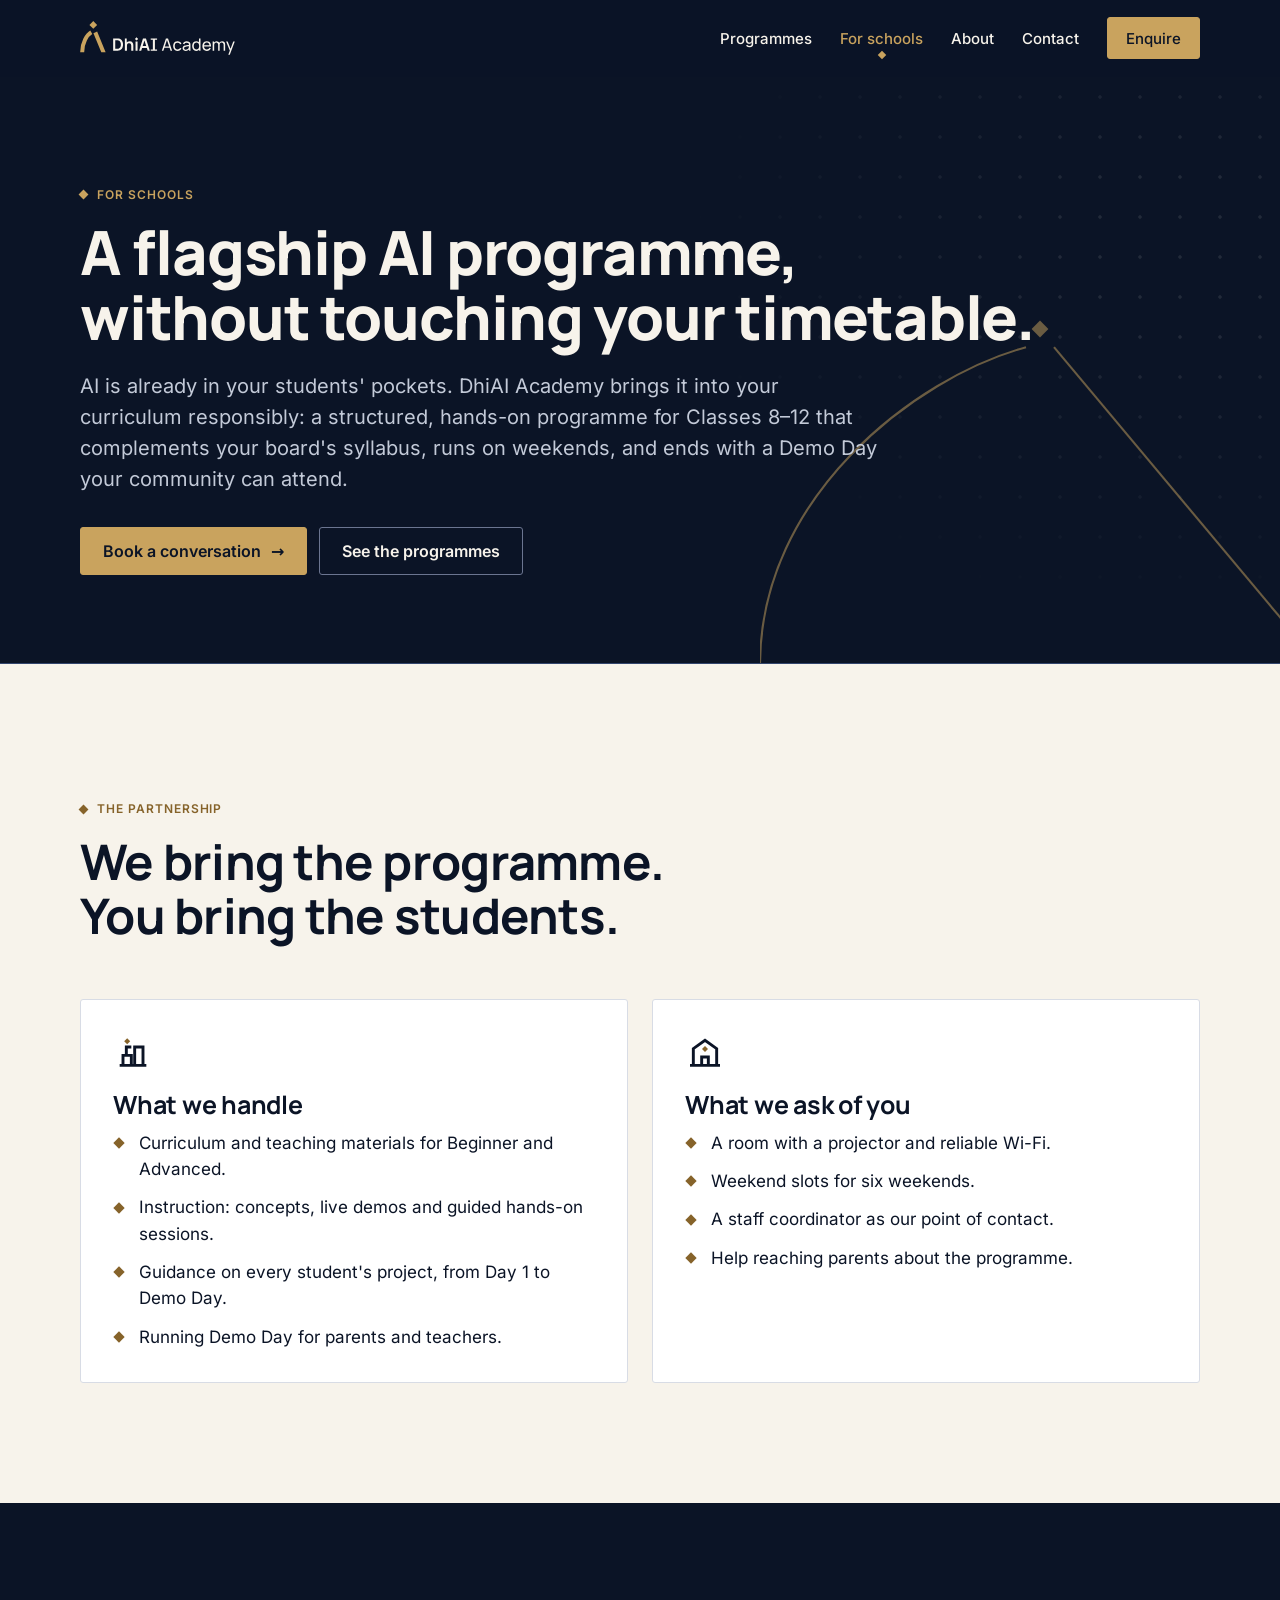
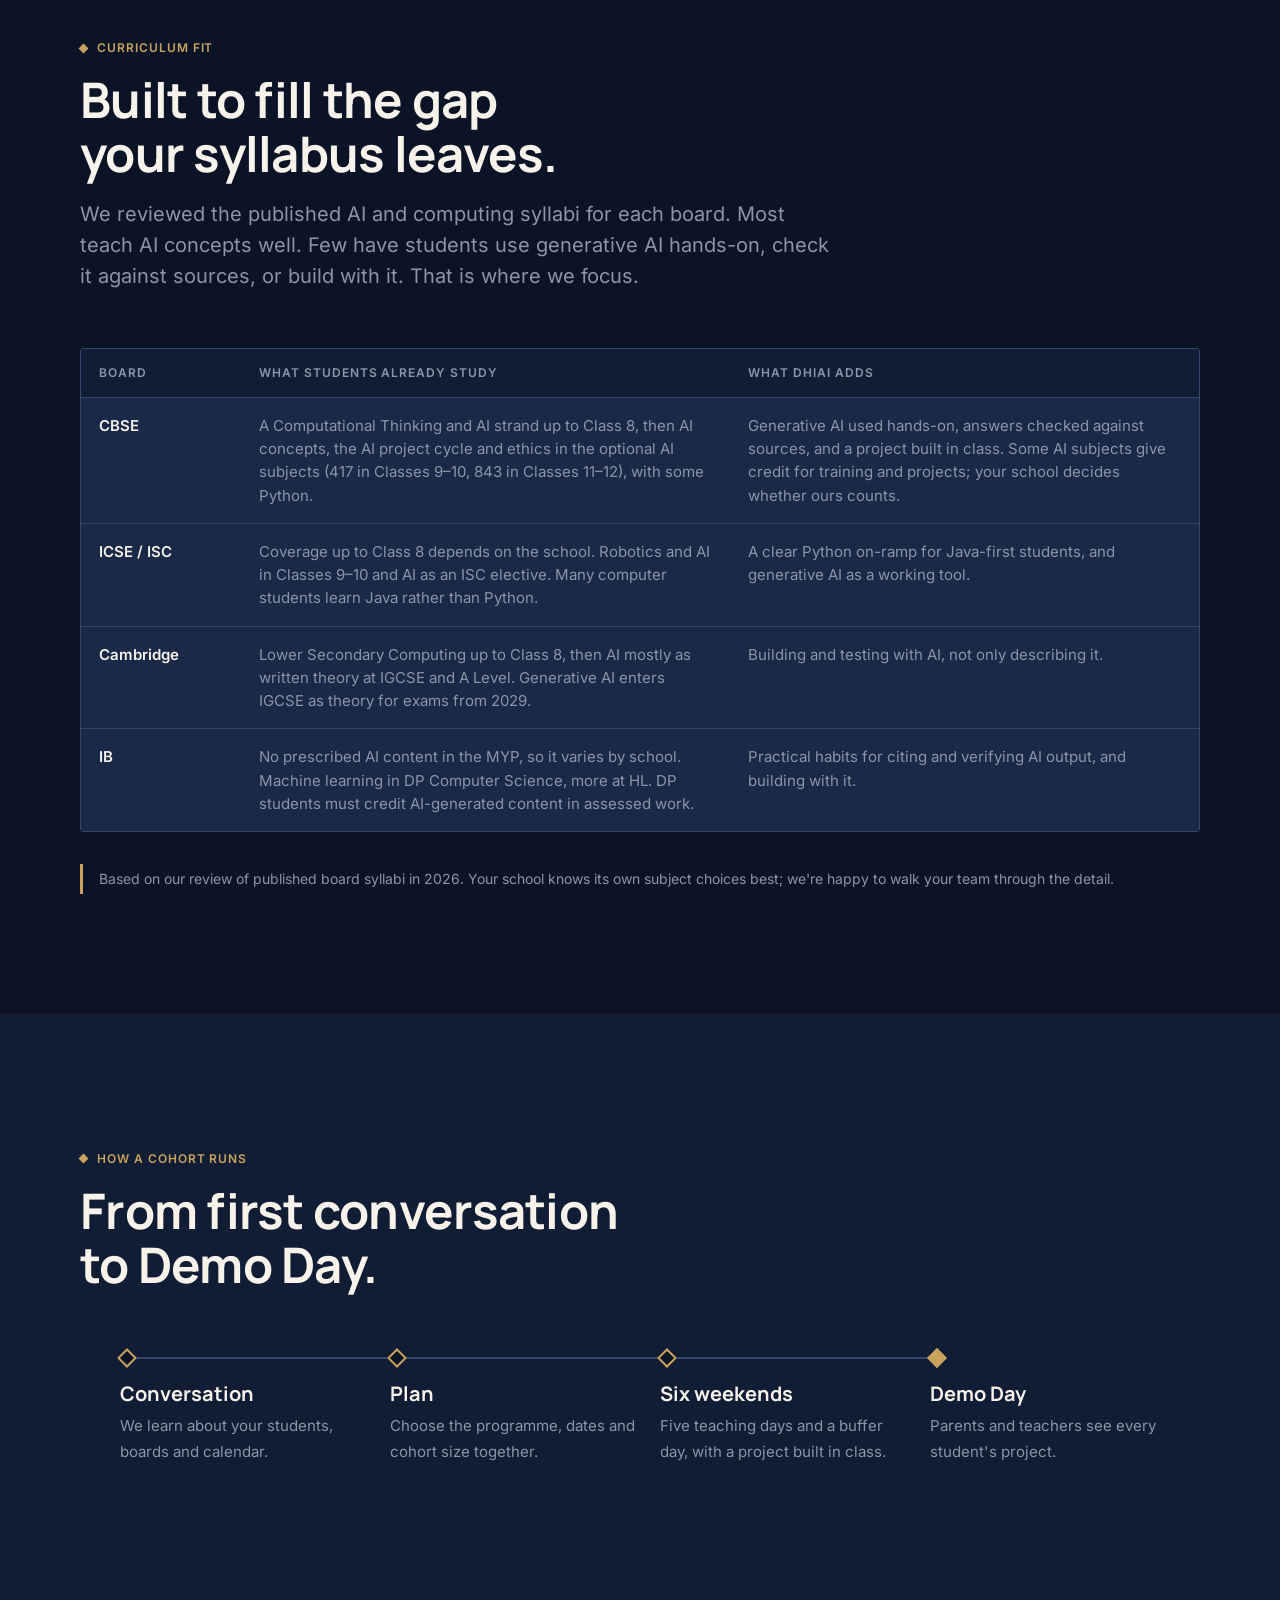
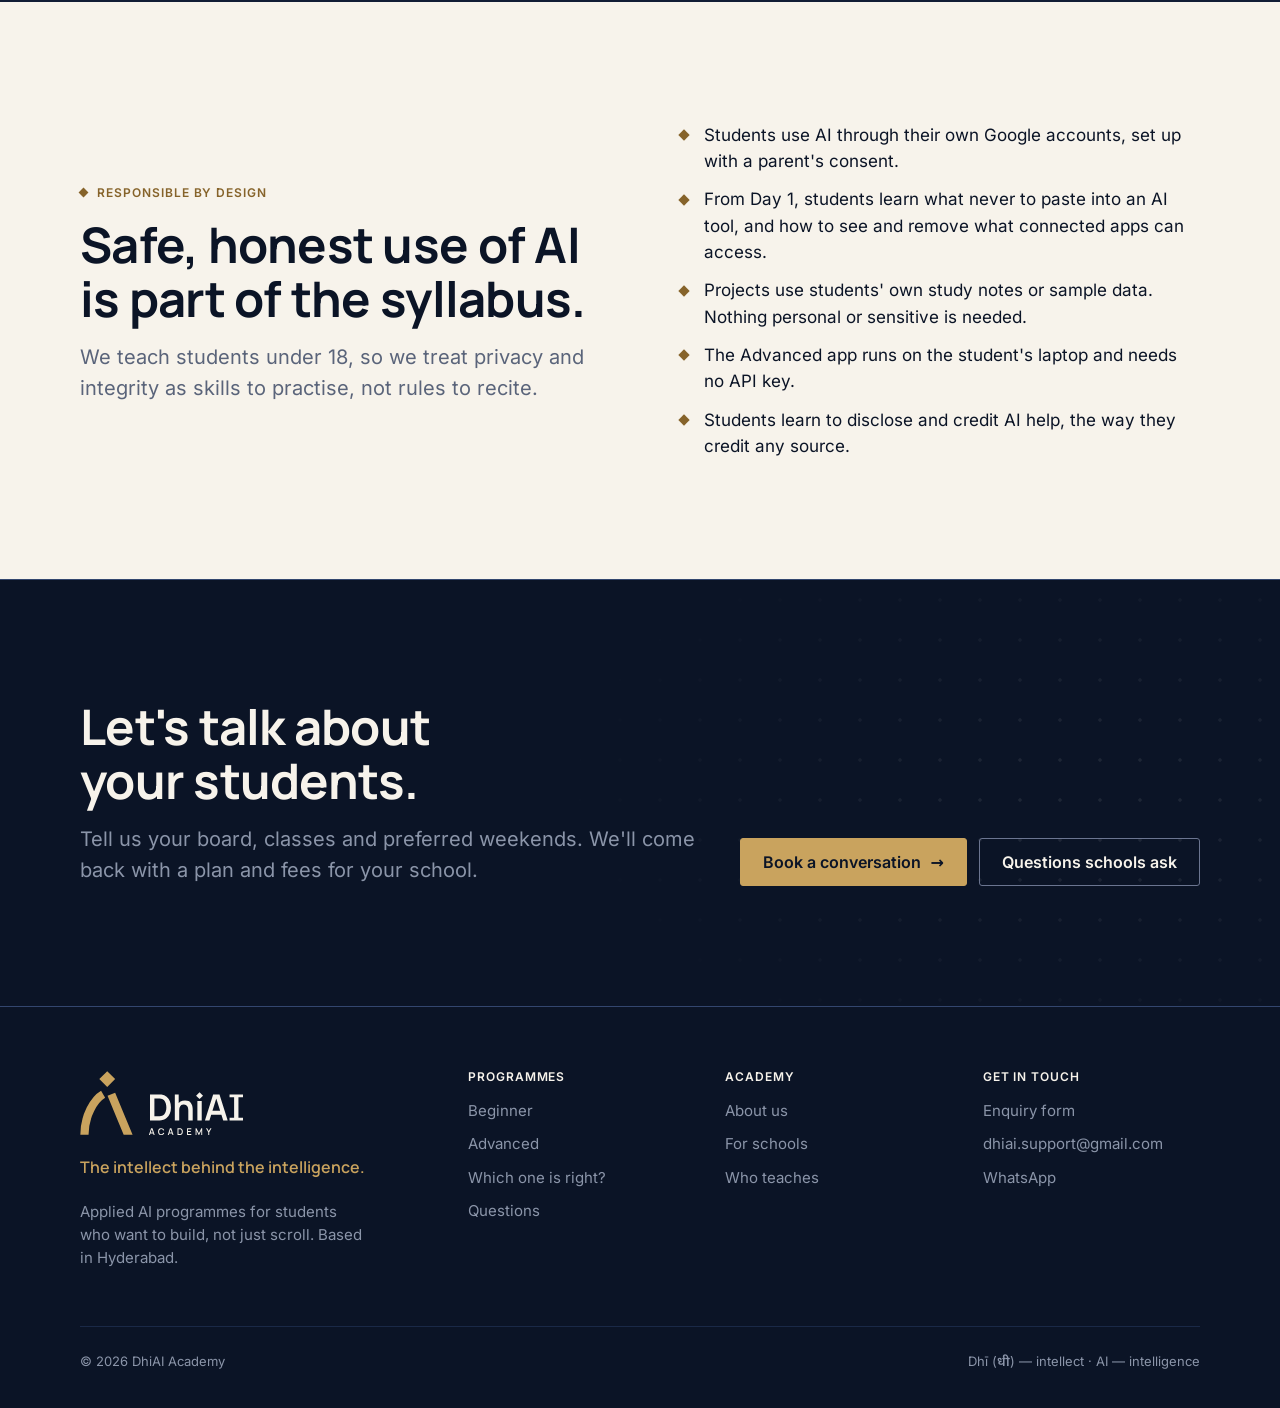
<file: schools.html>
<!doctype html>
<html lang="en-IN">
<head>
<meta charset="utf-8">
<meta name="viewport" content="width=device-width, initial-scale=1">
<title>For schools · DhiAI Academy</title>
<meta name="description" content="Bring a hands-on applied AI programme to your Class 8–12 students. Complements CBSE, ICSE, IGCSE and IB, runs on weekends, and ends with a student Demo Day.">
<link rel="canonical" href="https://dhiai-academy.github.io/schools">
<meta name="theme-color" content="#0B1426">
<meta property="og:type" content="website">
<meta property="og:site_name" content="DhiAI Academy">
<meta property="og:title" content="For schools · DhiAI Academy">
<meta property="og:description" content="Bring a hands-on applied AI programme to your Class 8–12 students. Complements CBSE, ICSE, IGCSE and IB, runs on weekends, and ends with a student Demo Day.">
<meta property="og:url" content="https://dhiai-academy.github.io/schools">
<meta property="og:image" content="https://dhiai-academy.github.io/assets/img/og-image.png">
<meta property="og:image:width" content="1200">
<meta property="og:image:height" content="630">
<meta property="og:image:alt" content="DhiAI Academy — The intellect behind the intelligence.">
<meta name="twitter:card" content="summary_large_image">
<link rel="icon" href="favicon.ico" sizes="48x48">
<link rel="icon" href="favicon.svg" type="image/svg+xml">
<link rel="apple-touch-icon" href="apple-touch-icon.png">
<link rel="manifest" href="site.webmanifest">
<link rel="preload" href="assets/fonts/manrope-latin-wght-normal.woff2" as="font" type="font/woff2" crossorigin>
<link rel="preload" href="assets/fonts/inter-latin-wght-normal.woff2" as="font" type="font/woff2" crossorigin>
<link rel="stylesheet" href="css/site.css">
<script>document.documentElement.classList.add('js')</script>
<script src="js/site.js" defer></script>
</head>
<body>
<a class="skip" href="#main">Skip to content</a>
<header class="site-header">
  <div class="wrap">
    <a class="brand" href="./" aria-label="DhiAI Academy, home"><img src="assets/logo/dhiai-logo-singleline-on-dark.svg" alt="DhiAI Academy" width="155" height="34"></a>
    <button class="nav-toggle" type="button" aria-expanded="false" aria-controls="site-nav" aria-label="Menu">
      <svg width="20" height="20" viewBox="0 0 20 20" aria-hidden="true"><path d="M2 5h16M2 10h16M2 15h16" stroke="currentColor" stroke-width="1.75"/></svg>
    </button>
    <nav id="site-nav" class="nav" aria-label="Main"><a href="programmes.html">Programmes</a><a href="schools.html" aria-current="page">For schools</a><a href="about.html">About</a><a href="contact.html">Contact</a><a class="btn" href="contact.html">Enquire</a></nav>
  </div>
</header>
<main id="main">
<section class="page-hero">
  <div class="field" aria-hidden="true"></div>
  <img class="frame" src="assets/img/convergence-frame.svg" alt="" aria-hidden="true">
  <div class="wrap">
    <p class="overline">For schools</p>
    <h1>A flagship AI programme, without touching your timetable.</h1>
    <p class="lede">AI is already in your students' pockets. DhiAI Academy brings it into your curriculum responsibly: a structured, hands-on programme for Classes 8–12 that complements your board's syllabus, runs on weekends, and ends with a Demo Day your community can attend.</p><div class="actions"><a class="btn" href="https://forms.gle/y132yC91gApkvvTc7" target="_blank" rel="noopener">Book a conversation <span class="arrow" aria-hidden="true">→</span></a><a class="btn btn--ghost" href="programmes.html">See the programmes</a></div>
  </div>
</section>

<section class="section light">
  <div class="wrap">
    <div class="head"><p class="overline">The partnership</p><h2>We bring the programme. You bring the students.</h2></div>
    <div class="grid g2">
      <div class="card reveal"><svg class="icon" viewBox="0 0 24 24" aria-hidden="true"><path d="M4 20h16M6 20v-6h5v6M13 20V9h5v11M8 14V9h3" fill="none" stroke="currentColor" stroke-width="1.75" stroke-linecap="butt" stroke-linejoin="miter"/><path class="pt" d="M8.5 3.7L10.3 5.5L8.5 7.3L6.7 5.5Z"/></svg><h3>What we handle</h3>
        <ul class="points"><li>Curriculum and teaching materials for Beginner and Advanced.</li><li>Instruction: concepts, live demos and guided hands-on sessions.</li><li>Guidance on every student's project, from Day 1 to Demo Day.</li><li>Running Demo Day for parents and teachers.</li></ul></div>
      <div class="card reveal"><svg class="icon" viewBox="0 0 24 24" aria-hidden="true"><path d="M3 20h18M5 20V10l7-5 7 5v10M10 20v-5h4v5" fill="none" stroke="currentColor" stroke-width="1.75" stroke-linecap="butt" stroke-linejoin="miter"/><path class="pt" d="M12 8.399999999999999L13.8 10.2L12 12.0L10.2 10.2Z"/></svg><h3>What we ask of you</h3>
        <ul class="points"><li>A room with a projector and reliable Wi-Fi.</li><li>Weekend slots for six weekends.</li><li>A staff coordinator as our point of contact.</li><li>Help reaching parents about the programme.</li></ul></div>
    </div>
  </div>
</section>

<section class="section">
  <div class="wrap">
    <div class="head">
      <p class="overline">Curriculum fit</p>
      <h2>Built to fill the gap your syllabus leaves.</h2>
      <p class="lede">We reviewed the published AI and computing syllabi for each board. Most teach AI concepts well. Few have students use generative AI hands-on, check it against sources, or build with it. That is where we focus.</p>
    </div>
    <div class="table-wrap reveal">
      <table>
        <thead><tr><th scope="col">Board</th><th scope="col">What students already study</th><th scope="col">What DhiAI adds</th></tr></thead>
        <tbody>
          <tr><td>CBSE</td><td>A Computational Thinking and AI strand up to Class 8, then AI concepts, the AI project cycle and ethics in the optional AI subjects (417 in Classes 9–10, 843 in Classes 11–12), with some Python.</td><td>Generative AI used hands-on, answers checked against sources, and a project built in class. Some AI subjects give credit for training and projects; your school decides whether ours counts.</td></tr>
          <tr><td>ICSE / ISC</td><td>Coverage up to Class 8 depends on the school. Robotics and AI in Classes 9–10 and AI as an ISC elective. Many computer students learn Java rather than Python.</td><td>A clear Python on-ramp for Java-first students, and generative AI as a working tool.</td></tr>
          <tr><td>Cambridge</td><td>Lower Secondary Computing up to Class 8, then AI mostly as written theory at IGCSE and A Level. Generative AI enters IGCSE as theory for exams from 2029.</td><td>Building and testing with AI, not only describing it.</td></tr>
          <tr><td>IB</td><td>No prescribed AI content in the MYP, so it varies by school. Machine learning in DP Computer Science, more at HL. DP students must credit AI-generated content in assessed work.</td><td>Practical habits for citing and verifying AI output, and building with it.</td></tr>
        </tbody>
      </table>
    </div>
    <p class="note mt-m">Based on our review of published board syllabi in 2026. Your school knows its own subject choices best; we're happy to walk your team through the detail.</p>
  </div>
</section>

<section class="section raised">
  <div class="wrap">
    <div class="head"><p class="overline">How a cohort runs</p><h2>From first conversation to Demo Day.</h2></div>
    <ol class="journey reveal">
      <li><b>Conversation</b><span>We learn about your students, boards and calendar.</span></li>
      <li><b>Plan</b><span>Choose the programme, dates and cohort size together.</span></li>
      <li><b>Six weekends</b><span>Five teaching days and a buffer day, with a project built in class.</span></li>
      <li><b>Demo Day</b><span>Parents and teachers see every student's project.</span></li>
    </ol>
  </div>
</section>

<section class="section light">
  <div class="wrap split">
    <div>
      <p class="overline">Responsible by design</p>
      <h2>Safe, honest use of AI is part of the syllabus.</h2>
      <p class="lede mt-s">We teach students under 18, so we treat privacy and integrity as skills to practise, not rules to recite.</p>
    </div>
    <div class="reveal">
      <ul class="points"><li>Students use AI through their own Google accounts, set up with a parent's consent.</li><li>From Day 1, students learn what never to paste into an AI tool, and how to see and remove what connected apps can access.</li><li>Projects use students' own study notes or sample data. Nothing personal or sensitive is needed.</li><li>The Advanced app runs on the student's laptop and needs no API key.</li><li>Students learn to disclose and credit AI help, the way they credit any source.</li></ul>
    </div>
  </div>
</section>
<section class="cta section">
  <div class="field" aria-hidden="true"></div>
  <div class="wrap cta-inner">
    <div><h2>Let's talk about your students.</h2><p class="lede mt-s">Tell us your board, classes and preferred weekends. We'll come back with a plan and fees for your school.</p></div>
    <div class="actions"><a class="btn" href="https://forms.gle/y132yC91gApkvvTc7" target="_blank" rel="noopener">Book a conversation <span class="arrow" aria-hidden="true">→</span></a><a class="btn btn--ghost" href="contact.html#faq">Questions schools ask</a></div>
  </div>
</section>
</main>
<footer class="site-footer">
  <div class="wrap">
    <div class="foot-grid">
      <div class="foot-brand">
        <img src="assets/logo/dhiai-logo-horizontal-on-dark.svg" alt="DhiAI Academy" width="163" height="64">
        <p class="line">The intellect behind the intelligence.</p>
        <p>Applied AI programmes for students who want to build, not just scroll. Based in Hyderabad.</p>
      </div>
      <div>
        <h4>Programmes</h4>
        <ul>
          <li><a href="programmes.html#beginner">Beginner</a></li>
          <li><a href="programmes.html#advanced">Advanced</a></li>
          <li><a href="programmes.html#choose">Which one is right?</a></li>
          <li><a href="contact.html#faq">Questions</a></li>
        </ul>
      </div>
      <div>
        <h4>Academy</h4>
        <ul>
          <li><a href="about.html">About us</a></li>
          <li><a href="schools.html">For schools</a></li>
          <li><a href="about.html#founders">Who teaches</a></li>
        </ul>
      </div>
      <div>
        <h4>Get in touch</h4>
        <ul>
          <li><a href="https://forms.gle/y132yC91gApkvvTc7" target="_blank" rel="noopener">Enquiry form</a></li>
          <li><a href="mailto:dhiai.support@gmail.com">dhiai.support@gmail.com</a></li>
          <li><a href="https://wa.me/910000000000?text=Hi%20DhiAI%20Academy%2C%20I%27d%20like%20to%20know%20more%20about%20your%20programmes." target="_blank" rel="noopener">WhatsApp</a></li>
        </ul>
      </div>
    </div>
    <div class="foot-base">
      <span>© <span id="year">2026</span> DhiAI Academy</span>
      <span>Dhī (<span class="dhi" lang="sa">धी</span>) — intellect · AI — intelligence</span>
    </div>
  </div>
</footer>
</body>
</html>
</file>
<file: css/site.css>
/* DhiAI Academy — site styles
   Built on Brand Guidelines v1.0 (Midnight & Brass). Dark-first; ivory sections for long reading.
   Colour ratio target: 60 Midnight · 25 Ivory/White · 10 Brass · 5 Insight Blue. */

@font-face { font-family: "Manrope"; src: url("../assets/fonts/manrope-latin-wght-normal.woff2") format("woff2"); font-weight: 200 800; font-display: swap; }
@font-face { font-family: "Inter"; src: url("../assets/fonts/inter-latin-wght-normal.woff2") format("woff2"); font-weight: 100 900; font-display: swap; }
@font-face { font-family: "Manrope"; src: url("../assets/fonts/manrope-macron-wght.woff2") format("woff2"); font-weight: 200 800; font-display: swap; unicode-range: U+0100-0101, U+012A-012B; }
@font-face { font-family: "Inter"; src: url("../assets/fonts/inter-macron-wght.woff2") format("woff2"); font-weight: 100 900; font-display: swap; unicode-range: U+0100-0101, U+012A-012B; }
@font-face { font-family: "Noto Sans Devanagari"; src: url("../assets/fonts/noto-sans-devanagari-dhi-600.woff2") format("woff2"); font-weight: 500 700; font-display: swap; unicode-range: U+0900-097F; }
@font-face { font-family: "JetBrains Mono"; src: url("../assets/fonts/jetbrains-mono-latin-400-normal.woff2") format("woff2"); font-weight: 400; font-display: swap; }

:root {
  --midnight-900: #0B1426; --midnight-800: #111D35; --midnight-700: #1A2947; --midnight-500: #33466E;
  --brass-400: #C9A35E; --brass-300: #DDC08A; --brass-600: #86632A; --brass-700: #6B4E1F;
  --insight-400: #8FA8FF; --insight-300: #A9BCFF; --insight-600: #3D5BD9;
  --ivory-50: #F7F3EB; --ivory-100: #EFE8DA;
  --slate-200: #D8DCE5; --slate-400: #8B95A9; --slate-500: #6B7590; --slate-600: #5A647A;

  /* dark theme (default) */
  --bg: var(--midnight-900); --bg-raised: var(--midnight-800); --bg-card: var(--midnight-700);
  --ink: var(--ivory-50); --ink-muted: var(--slate-400); --line: var(--midnight-500);
  --point: var(--brass-400); --point-hover: var(--brass-300); --link: var(--insight-400); --link-hover: var(--insight-300);

  --font-display: "Manrope", system-ui, sans-serif;
  --font-body: "Inter", system-ui, -apple-system, "Segoe UI", sans-serif;
  --font-mono: "JetBrains Mono", ui-monospace, monospace;
  --wrap: 1200px; --gutter: clamp(20px, 4vw, 40px);
  --radius: 3px; --ease: cubic-bezier(.2,.7,.2,1);
}

.light {
  --bg: var(--ivory-50); --bg-raised: #FFFFFF; --bg-card: #FFFFFF;
  --ink: var(--midnight-900); --ink-muted: var(--slate-600); --line: var(--slate-200);
  --point: var(--brass-600); --point-hover: var(--brass-700); --link: var(--insight-600); --link-hover: #2D47B3;
  background: var(--bg); color: var(--ink);
}
.raised { background: var(--bg-raised); }

*, *::before, *::after { box-sizing: border-box; }
html { -webkit-text-size-adjust: 100%; scroll-behavior: smooth; scroll-padding-top: 88px; }
@media (prefers-reduced-motion: reduce) { html { scroll-behavior: auto; } *, *::before, *::after { animation: none !important; transition: none !important; } }
body { margin: 0; background: var(--bg); color: var(--ink); font: 400 17px/1.55 var(--font-body); text-rendering: optimizeLegibility; -webkit-font-smoothing: antialiased; }
img, svg { display: block; max-width: 100%; }
a { color: var(--link); text-underline-offset: 3px; text-decoration-thickness: 1px; }
a:hover { color: var(--link-hover); }
:focus-visible { outline: 2px solid var(--link); outline-offset: 3px; border-radius: 2px; }
::selection { background: var(--brass-400); color: var(--midnight-900); }

.skip { position: absolute; left: -9999px; top: 8px; z-index: 100; background: var(--ivory-50); color: var(--midnight-900); padding: 10px 16px; font-weight: 600; }
.skip:focus { left: 8px; }

.wrap { max-width: var(--wrap); margin: 0 auto; padding: 0 var(--gutter); }
.section { padding: clamp(64px, 10vw, 120px) 0; position: relative; }
.section--tight { padding: clamp(48px, 7vw, 80px) 0; }

/* ---------- type ---------- */
h1, h2, h3, h4 { font-family: var(--font-display); color: var(--ink); margin: 0; text-wrap: balance; }
h1 { font-weight: 800; font-size: clamp(39px, 6.2vw, 61px); line-height: 1.06; letter-spacing: -0.02em; }
h2 { font-weight: 700; font-size: clamp(31px, 4.2vw, 49px); line-height: 1.1; letter-spacing: -0.015em; }
h3 { font-weight: 700; font-size: clamp(20px, 2.2vw, 25px); line-height: 1.2; letter-spacing: -0.01em; }
h4 { font-weight: 600; font-size: 17px; line-height: 1.3; }
p { margin: 0; text-wrap: pretty; }
.lede { font-size: clamp(17px, 1.6vw, 20px); color: var(--ink-muted); max-width: 62ch; }
.overline { font: 600 12px/1.2 var(--font-body); letter-spacing: .08em; text-transform: uppercase; color: var(--point); display: inline-flex; align-items: center; gap: 10px; margin: 0 0 18px; }
.overline::before { content: ""; width: 7px; height: 7px; background: currentColor; transform: rotate(45deg); flex: none; }
.muted { color: var(--ink-muted); }
.mono { font-family: var(--font-mono); font-size: .9em; }
.head { max-width: 760px; margin-bottom: clamp(36px, 5vw, 56px); }
.head p { margin-top: 18px; }
.stack > * + * { margin-top: 16px; }

/* ---------- buttons ---------- */
.btn { --b-bg: var(--brass-400); --b-ink: var(--midnight-900); display: inline-flex; align-items: center; justify-content: center; gap: 10px; min-height: 48px; padding: 0 22px; border: 1.5px solid var(--b-bg); border-radius: var(--radius); background: var(--b-bg); color: var(--b-ink); font: 600 16px/1 var(--font-body); text-decoration: none; transition: background-color .18s var(--ease), border-color .18s var(--ease), color .18s var(--ease); cursor: pointer; }
.btn:hover { --b-bg: var(--brass-300); color: var(--b-ink); }
.btn--ghost { background: transparent; color: var(--ink); border-color: var(--slate-500); }
.btn--ghost:hover { background: transparent; color: var(--ink); border-color: var(--ink); }
.light .btn { --b-bg: var(--insight-600); --b-ink: #FFFFFF; }
.light .btn:hover { --b-bg: #2D47B3; }
.light .btn--ghost { background: transparent; color: var(--ink); border-color: var(--slate-600); }
.light .btn--ghost:hover { border-color: var(--ink); }
.btn .arrow { transition: transform .18s var(--ease); }
.btn:hover .arrow { transform: translateX(3px); }
.actions { display: flex; flex-wrap: wrap; gap: 12px; margin-top: 32px; }
.textlink { font-weight: 600; text-decoration: none; display: inline-flex; gap: 8px; align-items: center; }
.textlink:hover { text-decoration: underline; }

/* ---------- header ---------- */
.site-header { position: sticky; top: 0; z-index: 50; background: rgba(11, 20, 38, .92); backdrop-filter: saturate(140%) blur(10px); -webkit-backdrop-filter: saturate(140%) blur(10px); border-bottom: 1px solid transparent; transition: border-color .2s var(--ease); }
.site-header.is-scrolled { border-bottom-color: var(--midnight-500); }
.site-header .wrap { display: flex; align-items: center; justify-content: space-between; height: 76px; gap: 24px; }
.brand { display: block; padding: 6px 0; } /* clear space: logo carries its own margin via padding */
.brand img { height: 34px; width: auto; }
.nav { display: flex; align-items: center; gap: 4px; }
.nav a { color: var(--ivory-50); text-decoration: none; font: 500 15px/1 var(--font-body); padding: 10px 12px; border-radius: var(--radius); position: relative; }
.nav a:hover { color: var(--brass-300); }
.nav a[aria-current="page"] { color: var(--brass-400); }
.nav a[aria-current="page"]::after { content: ""; position: absolute; left: 50%; bottom: -2px; width: 6px; height: 6px; background: var(--brass-400); transform: translateX(-50%) rotate(45deg); }
.nav .btn { margin-left: 12px; min-height: 42px; padding: 0 18px; font-size: 15px; color: var(--midnight-900); }
.nav .btn:hover { color: var(--midnight-900); }
.nav-toggle { display: none; background: none; border: 1px solid var(--midnight-500); color: var(--ivory-50); border-radius: var(--radius); width: 46px; height: 46px; cursor: pointer; }
.nav-toggle svg { margin: auto; }
@media (max-width: 920px) {
  .js .nav-toggle { display: block; }
  .js .nav { position: fixed; inset: 76px 0 auto 0; flex-direction: column; align-items: stretch; gap: 0; background: var(--midnight-900); border-bottom: 1px solid var(--midnight-500); padding: 8px var(--gutter) 24px; display: none; }
  .js .nav.is-open { display: flex; }
  .js .nav a { padding: 16px 4px; font-size: 18px; border-bottom: 1px solid var(--midnight-700); }
  .js .nav a[aria-current="page"]::after { left: auto; right: 8px; bottom: 50%; transform: translateY(50%) rotate(45deg); }
  .js .nav .btn { margin: 20px 0 0; min-height: 52px; border-bottom: 0; }
  html:not(.js) .site-header .wrap { height: auto; flex-wrap: wrap; padding-top: 12px; padding-bottom: 12px; }
  html:not(.js) .nav { flex-wrap: wrap; }
}

/* ---------- hero ---------- */
.hero { position: relative; overflow: hidden; padding: clamp(56px, 9vw, 112px) 0 clamp(72px, 10vw, 128px); isolation: isolate; }
.field { position: absolute; inset: 0; z-index: -1; background-image: url("../assets/img/thought-field-tile.svg"); background-size: 160px 160px; opacity: .55; -webkit-mask-image: radial-gradient(ellipse 70% 80% at 78% 40%, #000 20%, transparent 75%); mask-image: radial-gradient(ellipse 70% 80% at 78% 40%, #000 20%, transparent 75%); }
.hero-grid { display: grid; grid-template-columns: 1.15fr .85fr; gap: clamp(32px, 5vw, 72px); align-items: center; }
.hero h1 em { font-style: normal; color: var(--brass-400); }
.hero .lede { margin-top: 24px; color: #C3CAD8; }
.hero-meta { display: flex; flex-wrap: wrap; gap: 10px 28px; margin-top: 40px; padding-top: 24px; border-top: 1px solid var(--midnight-500); font-size: 14px; color: var(--slate-400); }
.hero-meta b { display: block; font: 700 20px/1.2 var(--font-display); color: var(--ivory-50); margin-bottom: 2px; }
.hero-mark { position: relative; aspect-ratio: 1; max-width: 440px; justify-self: end; width: 100%; }
.hero-mark svg { width: 100%; height: 100%; overflow: visible; }
@media (max-width: 860px) {
  .hero-grid { grid-template-columns: 1fr; }
  .hero-mark { order: -1; max-width: 168px; justify-self: start; }
  .field { -webkit-mask-image: radial-gradient(ellipse 90% 60% at 30% 20%, #000 10%, transparent 70%); mask-image: radial-gradient(ellipse 90% 60% at 30% 20%, #000 10%, transparent 70%); }
}

/* logo build animation (motion spec: machine leg 280ms linear → human leg 360ms ease-out → point 200ms, 6% overshoot) */
.logo-build .leg-machine { clip-path: inset(100% 0 0 0) fill-box; animation: rise .28s linear .25s forwards; }
.logo-build .leg-human { clip-path: inset(100% 0 0 0) fill-box; animation: rise .36s cubic-bezier(.2,.8,.3,1) .53s forwards; }
.logo-build .point { opacity: 0; transform-box: fill-box; transform-origin: center; transform: scale(.4); animation: land .2s cubic-bezier(.34,1.6,.64,1) .89s forwards; }
.logo-build .lines path { stroke-dasharray: 1; stroke-dashoffset: 1; animation: draw 1.1s var(--ease) 1.05s forwards; }
@keyframes rise { to { clip-path: inset(0 0 0 0) fill-box; } }
@keyframes land { 0% { opacity: 0; transform: scale(.4); } 100% { opacity: 1; transform: scale(1); } }
@keyframes draw { to { stroke-dashoffset: 0; } }
@media (prefers-reduced-motion: reduce) { .logo-build .leg-machine, .logo-build .leg-human { clip-path: none; } .logo-build .point { opacity: 1; transform: none; } .logo-build .lines path { stroke-dashoffset: 0; } }
.thinking { animation: think 1.2s ease-in-out infinite alternate; }
@keyframes think { from { opacity: .4; } to { opacity: 1; } }

/* ---------- page hero (inner pages) ---------- */
.page-hero { position: relative; overflow: hidden; isolation: isolate; padding: clamp(56px, 8vw, 104px) 0 clamp(48px, 7vw, 88px); border-bottom: 1px solid var(--midnight-500); }
.page-hero .field { -webkit-mask-image: radial-gradient(ellipse 55% 90% at 92% 30%, #000 15%, transparent 70%); mask-image: radial-gradient(ellipse 55% 90% at 92% 30%, #000 15%, transparent 70%); }
.page-hero .lede { margin-top: 22px; color: #C3CAD8; }
.frame { position: absolute; right: -40px; bottom: -2px; width: min(560px, 60vw); z-index: -1; opacity: .5; }

/* ---------- ◆ point list ---------- */
.points { list-style: none; padding: 0; margin: 0; }
.points li { position: relative; padding-left: 26px; }
.points li + li { margin-top: 12px; }
.points li::before { content: ""; position: absolute; left: 2px; top: .55em; width: 8px; height: 8px; background: var(--point); transform: rotate(45deg); }

/* ---------- grids & cards ---------- */
.grid { display: grid; gap: clamp(16px, 2vw, 24px); }
.g2 { grid-template-columns: repeat(2, minmax(0, 1fr)); }
.g3 { grid-template-columns: repeat(3, minmax(0, 1fr)); }
.g4 { grid-template-columns: repeat(4, minmax(0, 1fr)); }
@media (max-width: 1000px) { .g4 { grid-template-columns: repeat(2, minmax(0, 1fr)); } .g3 { grid-template-columns: repeat(2, minmax(0, 1fr)); } }
@media (max-width: 680px) { .g2, .g3, .g4 { grid-template-columns: 1fr; } }
.card { background: var(--bg-card); border: 1px solid var(--line); border-radius: var(--radius); padding: clamp(22px, 2.6vw, 32px); position: relative; }
.card h3 { margin: 18px 0 10px; }
.card p { color: var(--ink-muted); font-size: 16px; }
.icon { width: 40px; height: 40px; color: var(--ink); }
.icon .pt { fill: var(--point); }
.num { font: 500 13px/1 var(--font-mono); color: var(--point); letter-spacing: .02em; }

/* beliefs: about / with / through / build */
.belief .k { font: 800 clamp(25px, 2.6vw, 31px)/1.1 var(--font-display); letter-spacing: -0.015em; }
.belief .k span { color: var(--point); }
.belief p { margin-top: 12px; }

/* journey stepper */
.journey { display: grid; grid-template-columns: repeat(4, 1fr); gap: 0; margin-top: 8px; counter-reset: s; }
.journey li { list-style: none; position: relative; padding: 34px 24px 0 0; }
.journey li::before { content: ""; position: absolute; top: 9px; left: 0; right: 0; height: 2px; background: var(--line); }
.journey li::after { content: ""; position: absolute; top: 3px; left: 0; width: 14px; height: 14px; background: var(--bg); border: 2px solid var(--point); transform: rotate(45deg); }
.journey li:last-child::after { background: var(--point); }
.journey li:last-child::before { right: auto; width: 0; }
.journey b { display: block; font: 700 20px/1.2 var(--font-display); margin-bottom: 6px; }
.journey span { color: var(--ink-muted); font-size: 15px; }
@media (max-width: 800px) {
  .journey { grid-template-columns: 1fr; }
  .journey li { padding: 0 0 26px 36px; }
  .journey li::before { top: 0; bottom: 0; left: 8px; right: auto; width: 2px; height: auto; }
  .journey li:last-child::before { height: 0; }
  .journey li::after { top: 2px; }
}

/* programme cards */
.prog { display: flex; flex-direction: column; padding: 0; overflow: hidden; }
.prog-top { padding: clamp(24px, 3vw, 36px); border-bottom: 1px solid var(--line); }
.tag { display: inline-block; font: 600 12px/1 var(--font-body); letter-spacing: .08em; text-transform: uppercase; padding: 7px 10px; border: 1px solid currentColor; border-radius: 2px; }
.tag--b { color: var(--brass-400); }
.tag--a { color: var(--insight-400); }
.light .tag--b { color: var(--brass-600); } .light .tag--a { color: var(--insight-600); }
.prog h3 { font-size: clamp(25px, 2.6vw, 31px); margin: 20px 0 10px; }
.prog-facts { display: grid; grid-template-columns: 1fr 1fr; gap: 1px; background: var(--line); }
.prog-facts div { background: var(--bg-card); padding: 18px clamp(20px, 3vw, 36px); }
.prog-facts dt { font: 600 12px/1.2 var(--font-body); letter-spacing: .08em; text-transform: uppercase; color: var(--ink-muted); }
.prog-facts dd { margin: 6px 0 0; font-weight: 500; font-size: 16px; color: var(--ink); }
.prog-foot { padding: 22px clamp(24px, 3vw, 36px); margin-top: auto; border-top: 1px solid var(--line); }

/* session rhythm */
.rhythm { display: grid; grid-template-columns: repeat(4, 1fr); border: 1px solid var(--line); border-radius: var(--radius); overflow: hidden; }
.rhythm > div { padding: 26px 24px; background: var(--bg-card); }
.rhythm > div + div { border-left: 1px solid var(--line); }
.rhythm .when { font: 500 13px/1 var(--font-mono); color: var(--point); }
.rhythm h4 { margin: 14px 0 8px; font-size: 19px; font-family: var(--font-display); font-weight: 700; }
.rhythm p { color: var(--ink-muted); font-size: 15px; }
.rhythm .opt { background: transparent; }
@media (max-width: 860px) { .rhythm { grid-template-columns: 1fr 1fr; } .rhythm > div:nth-child(3) { border-left: 0; } .rhythm > div:nth-child(n+3) { border-top: 1px solid var(--line); } }
@media (max-width: 520px) { .rhythm { grid-template-columns: 1fr; } .rhythm > div + div { border-left: 0; border-top: 1px solid var(--line); } }

/* split feature */
.split { display: grid; grid-template-columns: 1fr 1fr; gap: clamp(32px, 6vw, 88px); align-items: center; }
@media (max-width: 860px) { .split { grid-template-columns: 1fr; } }

/* name story */
.dhi { font-family: "Noto Sans Devanagari", "Nirmala UI", "Mangal", "Kohinoor Devanagari", sans-serif; font-weight: 600; }
.namecard { border: 1px solid var(--line); border-radius: var(--radius); padding: clamp(28px, 4vw, 48px); display: grid; grid-template-columns: auto 1fr; gap: 28px; align-items: center; background: var(--bg-card); }
.namecard .glyph { font-size: clamp(72px, 10vw, 112px); line-height: 1; color: var(--point); }
.namecard .eq { font: 700 clamp(25px, 3vw, 31px)/1.2 var(--font-display); }
.namecard .eq span { color: var(--ink-muted); font-weight: 500; }
@media (max-width: 560px) { .namecard { grid-template-columns: 1fr; } }

/* day-by-day */
.days { border-top: 1px solid var(--line); }
.day { display: grid; grid-template-columns: 120px 1fr 1fr; gap: 24px 40px; padding: 32px 0; border-bottom: 1px solid var(--line); }
.day .d { font: 500 13px/1.2 var(--font-mono); color: var(--point); }
.day .d b { display: block; font: 800 39px/1 var(--font-display); color: var(--ink); margin-top: 6px; letter-spacing: -0.02em; }
.day h3 { margin-bottom: 10px; }
.day p { color: var(--ink-muted); font-size: 16px; }
.day .build { padding: 18px 20px; background: var(--bg-card); border: 1px solid var(--line); border-left: 3px solid var(--point); border-radius: var(--radius); }
.day .build .lab { font: 600 12px/1 var(--font-body); letter-spacing: .08em; text-transform: uppercase; color: var(--ink-muted); }
.day .build p { color: var(--ink); margin-top: 8px; }
.day .home { margin-top: 12px; font-size: 15px; }
.day .home b { color: var(--ink); font-weight: 600; }
.day--show .d b { color: var(--point); }
.day .d .gem { display: block; width: 22px; height: 22px; background: var(--point); transform: rotate(45deg); margin: 14px 0 0 6px; }
@media (max-width: 860px) { .day .d .gem { display: inline-block; width: 12px; height: 12px; margin: 0 0 0 12px; } }
@media (max-width: 860px) { .day { grid-template-columns: 1fr; gap: 14px; } .day .d b { display: inline; font-size: 25px; margin: 0 0 0 8px; } }

.tools { display: flex; flex-wrap: wrap; gap: 8px; margin-top: 14px; }
.chip { font: 500 13px/1 var(--font-mono); padding: 7px 10px; border-radius: 2px; background: var(--bg-raised); border: 1px solid var(--line); color: var(--ink-muted); }

/* capstone stepper */
.capstone { display: grid; grid-template-columns: repeat(5, 1fr); gap: 0; margin: 32px 0 0; padding: 0; }
.capstone li { list-style: none; position: relative; padding: 30px 16px 0 0; font-size: 15px; color: var(--ink-muted); }
.capstone li b { display: block; color: var(--ink); font: 700 16px/1.3 var(--font-display); margin-bottom: 4px; }
.capstone li::before { content: ""; position: absolute; top: 7px; left: 0; right: 0; height: 2px; background: var(--line); }
.capstone li::after { content: ""; position: absolute; top: 2px; left: 0; width: 12px; height: 12px; border: 2px solid var(--point); background: var(--bg); transform: rotate(45deg); }
.capstone li:last-child::after { background: var(--point); }
.capstone li:last-child::before { width: 0; }
@media (max-width: 860px) { .capstone { grid-template-columns: 1fr; } .capstone li { padding: 0 0 20px 32px; } .capstone li::before { top: 0; bottom: 0; left: 7px; width: 2px; height: auto; right: auto; } .capstone li:last-child::before { height: 0; } }

/* tabs (programme switcher) */
.subnav { position: sticky; top: 76px; z-index: 40; background: var(--ivory-50); border-bottom: 1px solid var(--slate-200); }
.subnav .wrap { display: flex; gap: 8px; overflow-x: auto; }
.subnav a { color: var(--midnight-900); text-decoration: none; font-weight: 600; font-size: 15px; padding: 16px 12px; white-space: nowrap; border-bottom: 2px solid transparent; }
.subnav a:hover { border-bottom-color: var(--brass-600); }

/* table */
.table-wrap { overflow-x: auto; border: 1px solid var(--line); border-radius: var(--radius); }
table { width: 100%; border-collapse: collapse; font-size: 15px; background: var(--bg-card); }
th, td { text-align: left; padding: 16px 18px; vertical-align: top; border-bottom: 1px solid var(--line); }
th { font: 600 12px/1.3 var(--font-body); letter-spacing: .08em; text-transform: uppercase; color: var(--ink-muted); background: var(--bg-raised); }
tr:last-child td { border-bottom: 0; }
td:first-child { font-weight: 600; color: var(--ink); min-width: 160px; }
td { color: var(--ink-muted); }

/* compare: we are / we are not */
.vs { display: grid; grid-template-columns: 1fr 1fr; border: 1px solid var(--line); border-radius: var(--radius); overflow: hidden; }
.vs > div { padding: 28px; }
.vs > div + div { border-left: 1px solid var(--line); }
.vs h4 { font: 600 12px/1 var(--font-body); letter-spacing: .08em; text-transform: uppercase; color: var(--ink-muted); margin-bottom: 18px; }
.vs .no li::before { background: transparent; border: 1.5px solid var(--slate-500); }
@media (max-width: 600px) { .vs { grid-template-columns: 1fr; } .vs > div + div { border-left: 0; border-top: 1px solid var(--line); } }

/* founders */
.person { display: grid; grid-template-columns: 88px 1fr; gap: 24px; align-items: start; }
.mono-av { width: 88px; height: 88px; border-radius: 2px; background: var(--midnight-900); color: var(--brass-400); display: grid; place-items: center; font: 800 28px/1 var(--font-display); letter-spacing: -0.02em; position: relative; }
.mono-av::after { content: ""; position: absolute; top: 10px; right: 10px; width: 7px; height: 7px; background: var(--brass-400); transform: rotate(45deg); }
.person img, img.mono-av--lg { object-fit: cover; border-radius: 2px; } .person img { width: 88px; height: 88px; object-fit: cover; border-radius: 2px; }
.person h3 { margin: 0; }
.person .role { color: var(--point); font-weight: 600; font-size: 14px; margin: 6px 0 12px; }
.person p { color: var(--ink-muted); font-size: 16px; }
@media (max-width: 480px) { .person { grid-template-columns: 1fr; } }

/* FAQ — numbered Q&A */
.faq { border-top: 1px solid var(--line); }
.faq details { border-bottom: 1px solid var(--line); }
.faq summary { list-style: none; cursor: pointer; display: grid; grid-template-columns: 56px 1fr 24px; gap: 12px; align-items: baseline; padding: 24px 0; font: 700 clamp(18px, 1.8vw, 20px)/1.35 var(--font-display); color: var(--ink); }
.faq summary::-webkit-details-marker { display: none; }
.faq summary .q { font: 500 13px/1 var(--font-mono); color: var(--point); }
.faq summary .tw { width: 12px; height: 12px; border-right: 2px solid var(--ink-muted); border-bottom: 2px solid var(--ink-muted); transform: rotate(45deg); transition: transform .2s var(--ease); justify-self: end; align-self: center; }
.faq details[open] summary .tw { transform: rotate(-135deg); }
.faq .a { padding: 0 36px 26px 68px; color: var(--ink-muted); max-width: 820px; }
.faq .a p + p { margin-top: 12px; }
@media (max-width: 560px) { .faq summary { grid-template-columns: 40px 1fr 20px; } .faq .a { padding-left: 52px; padding-right: 0; } }

/* contact options */
.contact-card { display: flex; flex-direction: column; }
.contact-card .btn { margin-top: auto; align-self: flex-start; }
.contact-card p { margin-bottom: 24px; }
.contact-card .value { font: 500 15px/1.4 var(--font-mono); color: var(--ink); margin: -8px 0 20px; word-break: break-all; }

.note { font-size: 14px; color: var(--ink-muted); border-left: 3px solid var(--point); padding: 4px 0 4px 16px; }

/* CTA band */
.cta { position: relative; overflow: hidden; isolation: isolate; border-top: 1px solid var(--midnight-500); }
.cta .field { opacity: .45; -webkit-mask-image: radial-gradient(ellipse 60% 100% at 85% 50%, #000 10%, transparent 70%); mask-image: radial-gradient(ellipse 60% 100% at 85% 50%, #000 10%, transparent 70%); }
.cta-inner { display: grid; grid-template-columns: 1.4fr auto; gap: 32px; align-items: end; }
@media (max-width: 760px) { .cta-inner { grid-template-columns: 1fr; } }

/* footer */
.site-footer { background: var(--midnight-900); border-top: 1px solid var(--midnight-500); padding: 64px 0 36px; font-size: 15px; color: var(--slate-400); }
.foot-grid { display: grid; grid-template-columns: 1.6fr 1fr 1fr 1fr; gap: 40px; }
.foot-grid h4 { font: 600 12px/1 var(--font-body); letter-spacing: .08em; text-transform: uppercase; color: var(--ivory-50); margin-bottom: 16px; }
.foot-grid ul { list-style: none; padding: 0; margin: 0; }
.foot-grid li + li { margin-top: 10px; }
.foot-grid a { color: var(--slate-400); text-decoration: none; }
.foot-grid a:hover { color: var(--ivory-50); text-decoration: underline; }
.foot-brand img { height: 64px; width: auto; }
.foot-brand p { margin-top: 20px; max-width: 34ch; }
.foot-brand .line { color: var(--brass-400); font-family: var(--font-display); font-weight: 600; font-size: 16px; }
.foot-base { display: flex; flex-wrap: wrap; justify-content: space-between; gap: 12px; margin-top: 56px; padding-top: 24px; border-top: 1px solid var(--midnight-700); font-size: 13px; }
@media (max-width: 860px) { .foot-grid { grid-template-columns: 1fr 1fr; } .foot-brand { grid-column: 1 / -1; } }

/* reveal on scroll (progressive: only when JS present) */
.js .reveal { opacity: 0; transform: translateY(12px); transition: opacity .24s var(--ease), transform .24s var(--ease); }
.js .reveal.is-in { opacity: 1; transform: none; }

.sr { position: absolute; width: 1px; height: 1px; overflow: hidden; clip: rect(0 0 0 0); white-space: nowrap; }
.center { text-align: center; }
.mt-s { margin-top: 16px; } .mt-m { margin-top: 32px; } .mt-l { margin-top: 56px; }

/* who teaches — bio feature */
.bio { background: var(--bg-card); border: 1px solid var(--line); border-radius: var(--radius); padding: clamp(24px, 4vw, 48px); }
.bio-id { display: grid; grid-template-columns: auto 1fr; gap: 24px; align-items: center; }
.bio-id h3 { font-size: clamp(25px, 3vw, 31px); }
.bio .role { color: var(--point); font-weight: 600; font-size: 15px; margin: 6px 0 8px; }
.bio-quote { font-family: var(--font-display); font-weight: 600; color: var(--ink); font-size: 17px; }
.mono-av--lg { width: 104px; height: 104px; font-size: 34px; }
.stats { display: grid; grid-template-columns: repeat(4, minmax(0, 1fr)); gap: 1px; margin: 36px 0 0; background: var(--line); border: 1px solid var(--line); border-radius: var(--radius); overflow: hidden; }
.stats > div { background: var(--bg-raised); padding: 22px 22px 20px; display: flex; flex-direction: column-reverse; justify-content: flex-end; gap: 8px; }
.stats dd { margin: 0; font: 800 clamp(39px, 4.6vw, 56px)/1 var(--font-display); letter-spacing: -0.02em; color: var(--point); }
.stats dd.dd-word { font-size: clamp(25px, 2.6vw, 31px); line-height: 1.15; padding-top: clamp(6px, 1vw, 14px); }
.stats dt { font-size: 14px; color: var(--ink-muted); line-height: 1.35; }
.stats--2 { grid-template-columns: repeat(2, minmax(0, 1fr)); margin: 0; }
.stats--2 > div { padding: 28px; }
.bio-lede { margin-top: 32px; font-size: clamp(17px, 1.6vw, 20px); color: var(--ink); max-width: 72ch; }
.bio-grid { margin-top: 32px; }
.bio-grid > div { border-top: 1px solid var(--line); padding-top: 16px; }
.bio-grid p { color: var(--ink-muted); font-size: 15px; margin-top: 8px; }
.bio-why { border-top-color: var(--point) !important; }
.bio-why p { color: var(--ink); font-family: var(--font-display); font-weight: 600; font-size: 17px; }
.bio-links { display: flex; flex-wrap: wrap; gap: 28px; margin-top: 32px; }
@media (max-width: 900px) { .stats { grid-template-columns: repeat(2, minmax(0, 1fr)); } }
@media (max-width: 480px) { .bio-id { grid-template-columns: 1fr; } .stats > div { padding: 18px 16px; } }
</file>
